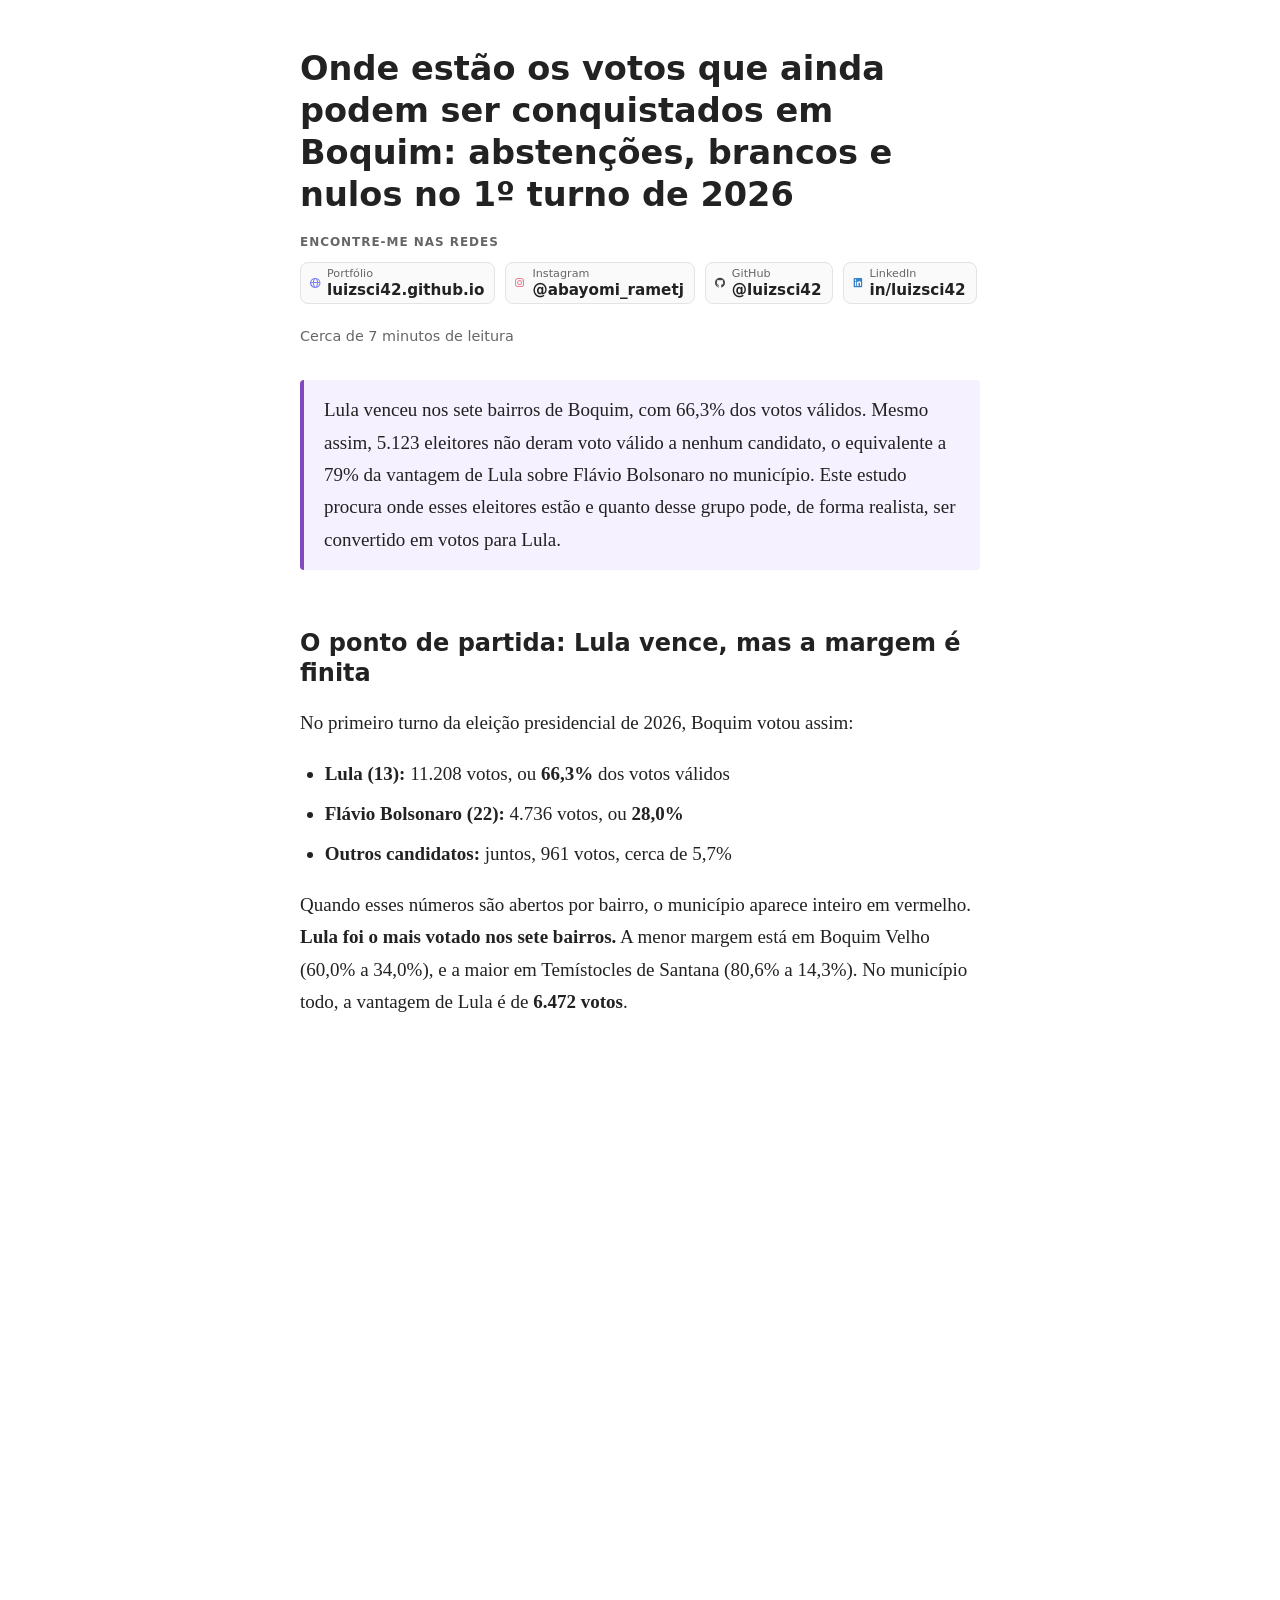
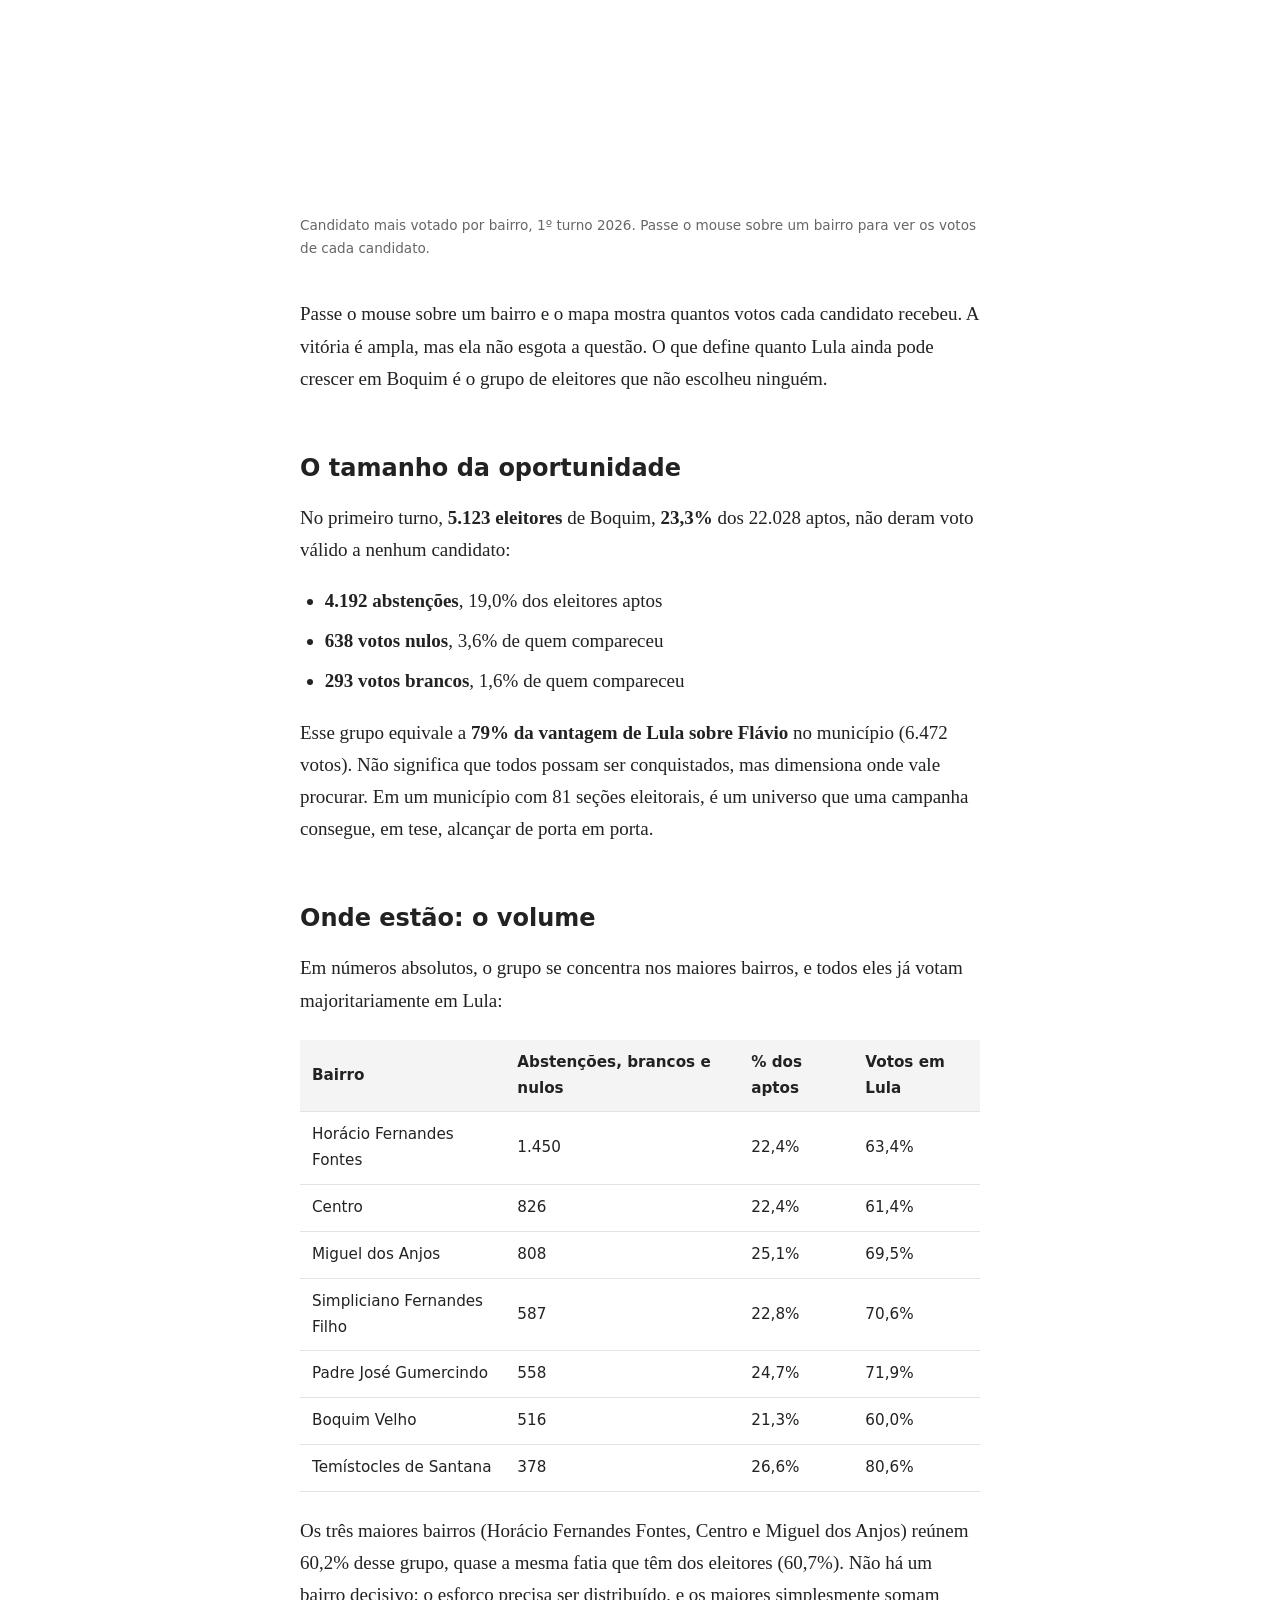
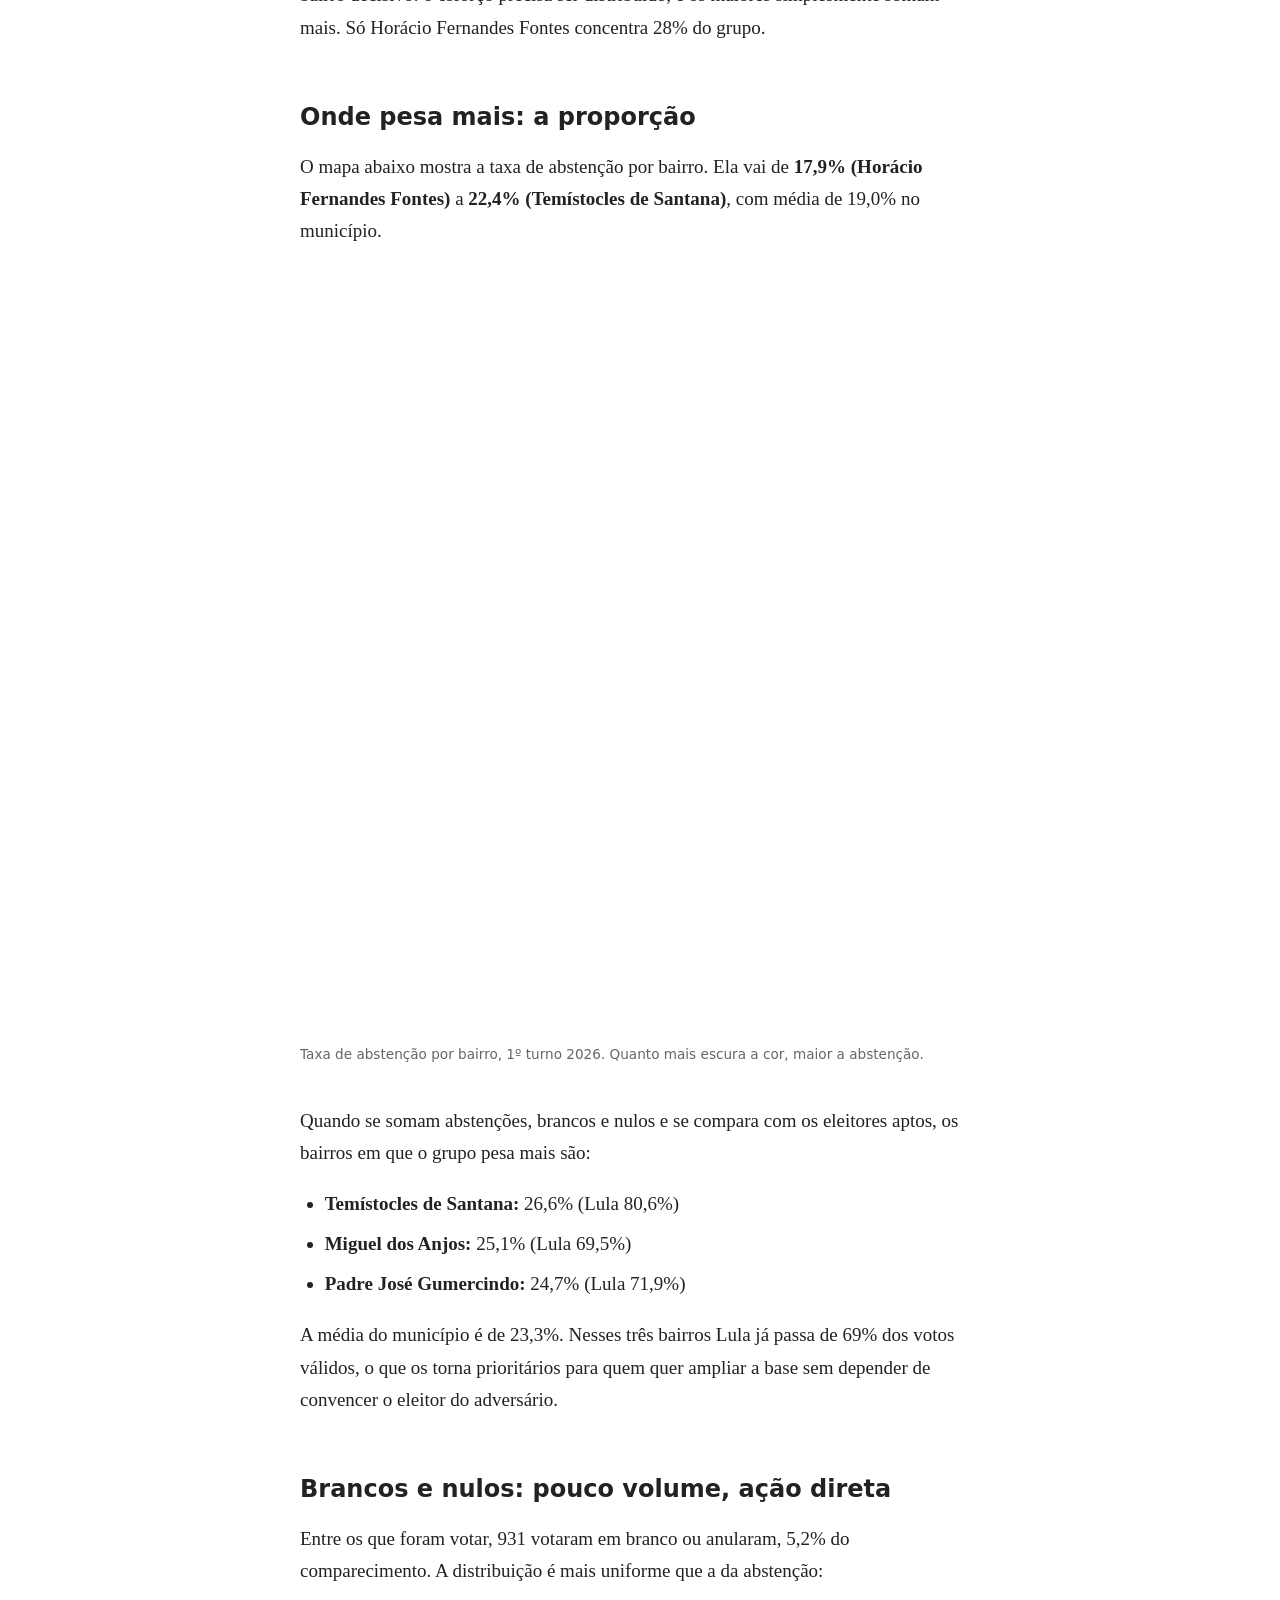
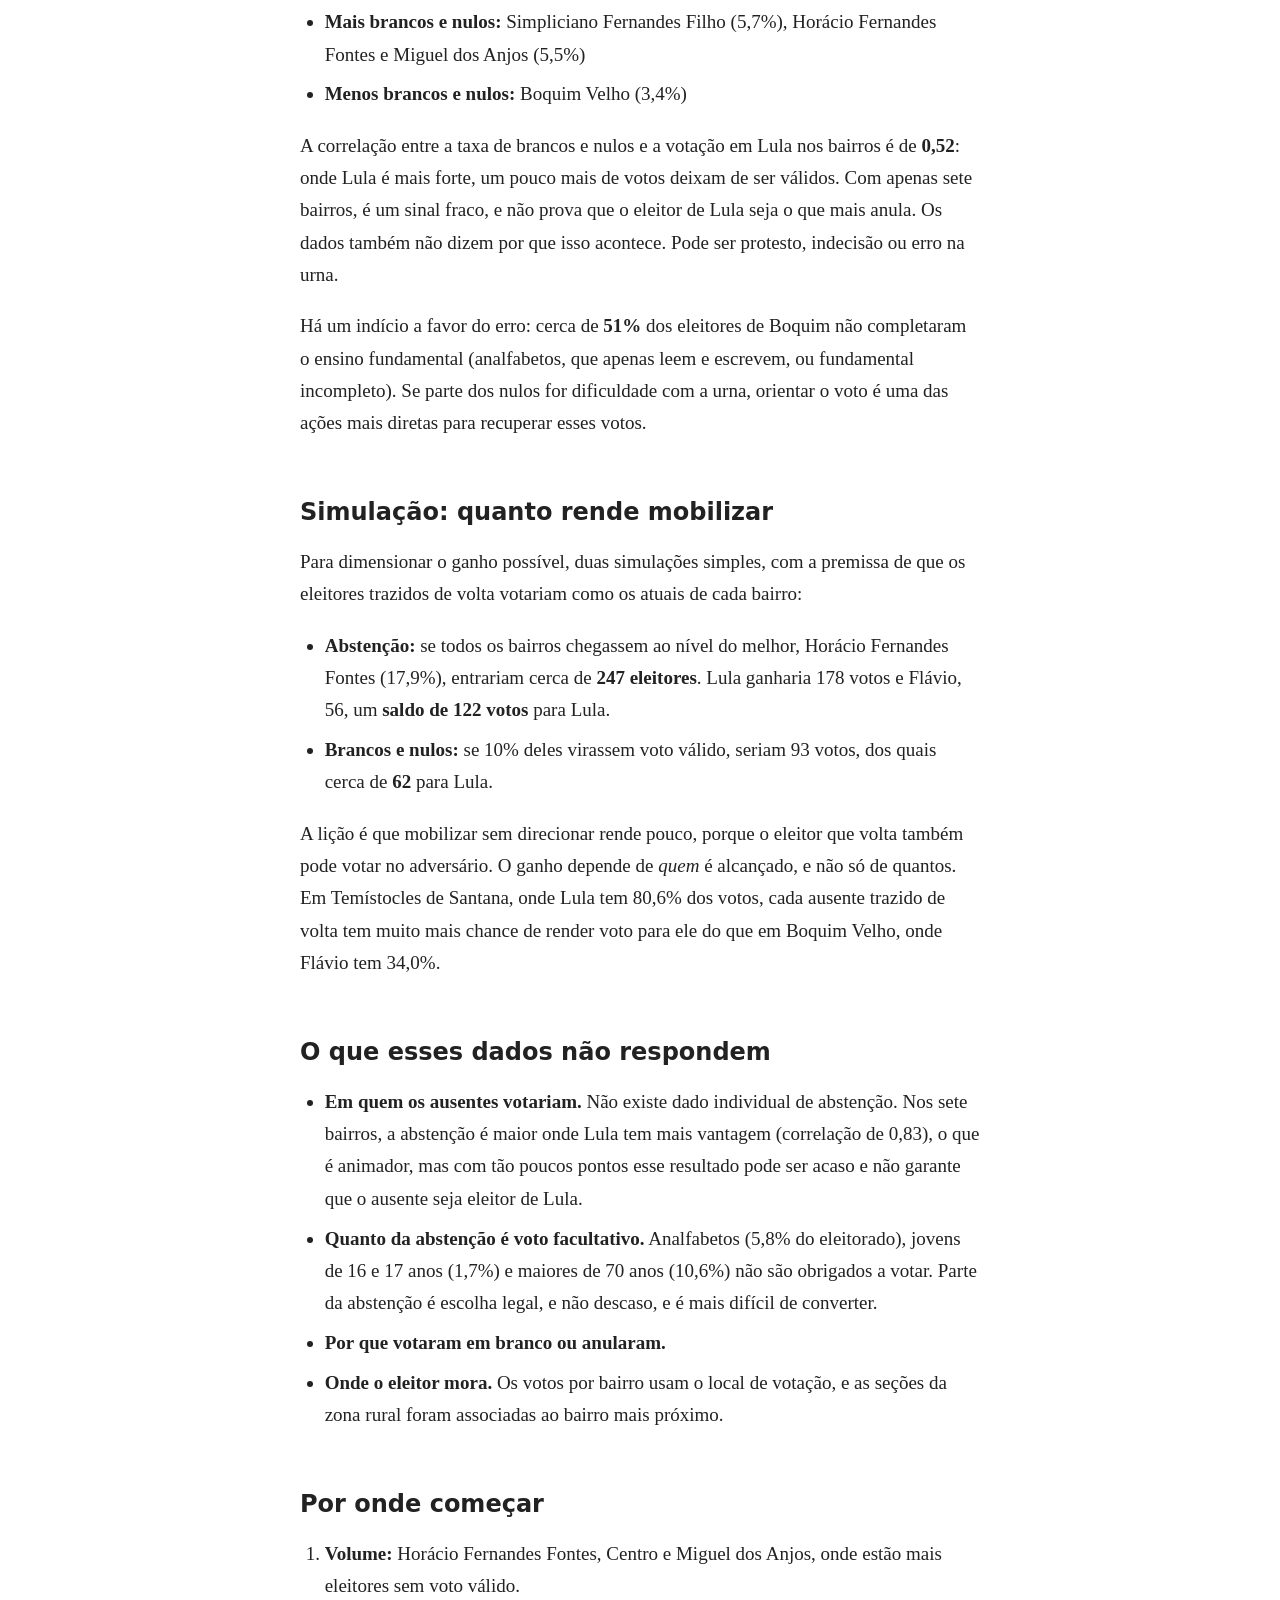
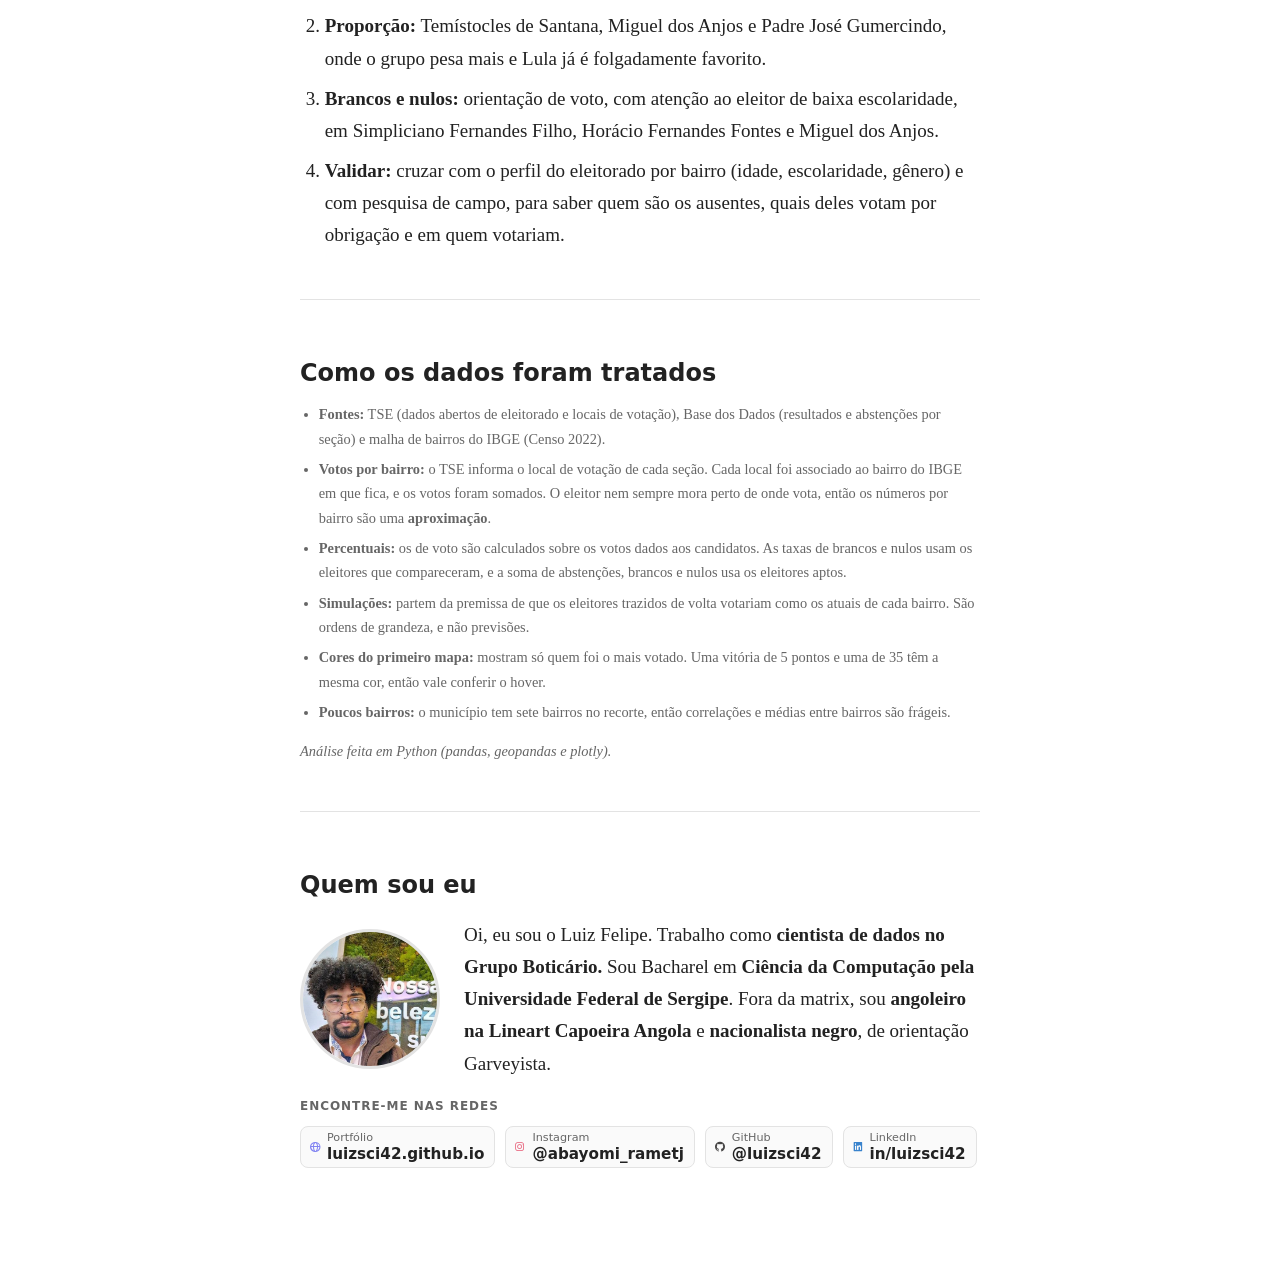
<file: posts/analise_eleicoes_boquim_primeiro_turno.html>
<!DOCTYPE html>
<html lang="pt-BR">
<head>
  <meta charset="UTF-8">
  <meta name="viewport" content="width=device-width, initial-scale=1">
  <title>Onde estão os votos que ainda podem ser conquistados em Boquim</title>
  <link href="https://unpkg.com/boxicons@2.1.4/css/boxicons.min.css" rel="stylesheet">
  <!-- PLOTLYJS:INICIO -->
<script src="https://cdn.plot.ly/plotly-4.1.1.min.js" charset="utf-8"></script>
<!-- PLOTLYJS:FIM -->
  <style>
    :root {
      --texto: #222;
      --suave: #666;
      --destaque: #b3261e;
      --fundo-citacao: #f6f1ff;
      --borda: #e3e3e3;
    }
    * { box-sizing: border-box; }
    body {
      margin: 0;
      background: #fff;
      color: var(--texto);
      font-family: Georgia, "Times New Roman", serif;
      font-size: 19px;
      line-height: 1.7;
    }
    main { max-width: 720px; margin: 0 auto; padding: 48px 20px 80px; }
    h1, h2, h3 { font-family: system-ui, -apple-system, "Segoe UI", Roboto, sans-serif; line-height: 1.25; }
    h1 { font-size: 2.1rem; margin: 0 0 8px; }
    h2 { font-size: 1.5rem; margin: 2.4em 0 0.6em; }
    .meta { color: var(--suave); font-family: system-ui, sans-serif; font-size: 0.9rem; margin-bottom: 32px; }
    .redes { margin: 16px 0 20px; font-family: system-ui, -apple-system, "Segoe UI", Roboto, sans-serif; }
    .redes-titulo { display: block; margin-bottom: 10px; color: var(--suave); font-size: 0.75rem; font-weight: 600; letter-spacing: 0.08em; text-transform: uppercase; }
    .redes-lista { display: flex; flex-wrap: wrap; gap: 10px; }
    .rede { display: flex; align-items: center; gap: 6px; padding: 4px 10px 4px 8px; border: 1px solid var(--borda); border-radius: 8px; background: #fafafa; color: var(--texto); text-decoration: none; line-height: 1.2; transition: border-color .15s, box-shadow .15s, transform .15s; }
    .rede:hover { border-color: var(--cor); box-shadow: 0 2px 8px rgba(0,0,0,.08); transform: translateY(-1px); }
    .rede i, .rede img { flex: none; width: 12px; height: 12px; font-size: 12px; color: var(--cor); opacity: .8; }
    .rede span { display: flex; flex-direction: column; }
    .rede small { color: var(--suave); font-size: 0.7rem; font-weight: 500; }
    .rede strong { font-size: 0.95rem; font-weight: 600; }
    blockquote {
      margin: 1.5em 0;
      padding: 14px 20px;
      background: var(--fundo-citacao);
      border-left: 4px solid #8248bd;
      border-radius: 4px;
    }
    blockquote p { margin: 0; }
    figure { margin: 2em 0; }
    figcaption { color: var(--suave); font-family: system-ui, sans-serif; font-size: 0.85rem; margin-top: 8px; }
    table { width: 100%; border-collapse: collapse; margin: 1.5em 0; font-family: system-ui, sans-serif; font-size: 0.95rem; }
    th, td { padding: 10px 12px; text-align: left; border-bottom: 1px solid var(--borda); }
    th { background: #f4f4f4; }
    ul, ol { padding-left: 1.3em; }
    li { margin-bottom: 0.4em; }
    hr { border: 0; border-top: 1px solid var(--borda); margin: 2.5em 0; }
    .nota { font-size: 0.9rem; color: var(--suave); }
    .autor { display: flex; align-items: center; gap: 24px; margin-top: 1em; }
    .autor img { flex: none; width: 140px; height: 140px; border-radius: 50%; object-fit: cover; border: 3px solid var(--borda); }
    .autor p { margin: 0; }
    @media (max-width: 520px) { .autor { flex-direction: column; text-align: center; } }
  </style>
</head>
<body>
<main>

  <h1>Onde estão os votos que ainda podem ser conquistados em Boquim: abstenções, brancos e nulos no 1º turno de 2026</h1>
  <nav class="redes" aria-label="Redes do autor">
    <span class="redes-titulo">Encontre-me nas redes</span>
    <div class="redes-lista">
      <a class="rede" style="--cor:#6366f1" href="https://luizsci42.github.io/" target="_blank" rel="noopener"><i class='bx bx-globe'></i><span><small>Portfólio</small><strong>luizsci42.github.io</strong></span></a>
      <a class="rede" style="--cor:#e4405f" href="https://www.instagram.com/abayomi_rametj/" target="_blank" rel="noopener"><i class='bx bxl-instagram'></i><span><small>Instagram</small><strong>@abayomi_rametj</strong></span></a>
      <a class="rede" style="--cor:#181717" href="https://github.com/luizsci42" target="_blank" rel="noopener"><i class='bx bxl-github'></i><span><small>GitHub</small><strong>@luizsci42</strong></span></a>
      <a class="rede" style="--cor:#0a66c2" href="https://www.linkedin.com/in/luizsci42" target="_blank" rel="noopener"><i class='bx bxl-linkedin-square'></i><span><small>LinkedIn</small><strong>in/luizsci42</strong></span></a>
      <!-- <a class="rede" style="--cor:#20beff" href="https://www.kaggle.com/luizfelipesouza" target="_blank" rel="noopener"><img src="https://cdn.simpleicons.org/kaggle/20BEFF" alt=""><span><small>Kaggle</small><strong>@luizfelipesouza</strong></span></a> -->
      <!-- <a class="rede" style="--cor:#ffd21e" href="https://huggingface.co/luizsci42" target="_blank" rel="noopener"><img src="https://cdn.simpleicons.org/huggingface/FFD21E" alt=""><span><small>Hugging Face</small><strong>@luizsci42</strong></span></a> -->
    </div>
  </nav>
  <p class="meta">Cerca de 7 minutos de leitura</p>

  <blockquote>
    <p>Lula venceu nos sete bairros de Boquim, com 66,3% dos votos válidos. Mesmo assim, 5.123 eleitores não deram voto válido a nenhum candidato, o equivalente a 79% da vantagem de Lula sobre Flávio Bolsonaro no município. Este estudo procura onde esses eleitores estão e quanto desse grupo pode, de forma realista, ser convertido em votos para Lula.</p>
  </blockquote>

  <h2>O ponto de partida: Lula vence, mas a margem é finita</h2>
  <p>No primeiro turno da eleição presidencial de 2026, Boquim votou assim:</p>
  <ul>
    <li><strong>Lula (13):</strong> 11.208 votos, ou <strong>66,3%</strong> dos votos válidos</li>
    <li><strong>Flávio Bolsonaro (22):</strong> 4.736 votos, ou <strong>28,0%</strong></li>
    <li><strong>Outros candidatos:</strong> juntos, 961 votos, cerca de 5,7%</li>
  </ul>
  <p>Quando esses números são abertos por bairro, o município aparece inteiro em vermelho. <strong>Lula foi o mais votado nos sete bairros.</strong> A menor margem está em Boquim Velho (60,0% a 34,0%), e a maior em Temístocles de Santana (80,6% a 14,3%). No município todo, a vantagem de Lula é de <strong>6.472 votos</strong>.</p>

  <figure>
    <!-- MAPA_VOTOS:INICIO -->
<div style="height:750px; width:100%;">                            <div id="f777c214-2fdb-4a9f-a5f1-169d3bef81df" class="plotly-graph-div" style="height:100%; width:100%;"></div>            <script>                window.PLOTLYENV=window.PLOTLYENV || {};                                if (document.getElementById("f777c214-2fdb-4a9f-a5f1-169d3bef81df")) {                    Plotly.newPlot(                        "f777c214-2fdb-4a9f-a5f1-169d3bef81df",                        [{"colorscale":[[0.0,"red"],[1.0,"red"]],"customdata":[["Lula (13): 1.400 votos\u003cbr\u003eFl\u00e1vio Bolsonaro (22): 471 votos\u003cbr\u003eOutros: 112 votos"],["Lula (13): 1.220 votos\u003cbr\u003eFl\u00e1vio Bolsonaro (22): 399 votos\u003cbr\u003eOutros: 78 votos"],["Lula (13): 839 votos\u003cbr\u003eFl\u00e1vio Bolsonaro (22): 149 votos\u003cbr\u003eOutros: 53 votos"],["Lula (13): 3.176 votos\u003cbr\u003eFl\u00e1vio Bolsonaro (22): 1.518 votos\u003cbr\u003eOutros: 316 votos"],["Lula (13): 1.143 votos\u003cbr\u003eFl\u00e1vio Bolsonaro (22): 648 votos\u003cbr\u003eOutros: 115 votos"],["Lula (13): 1.672 votos\u003cbr\u003eFl\u00e1vio Bolsonaro (22): 613 votos\u003cbr\u003eOutros: 122 votos"],["Lula (13): 1.758 votos\u003cbr\u003eFl\u00e1vio Bolsonaro (22): 938 votos\u003cbr\u003eOutros: 165 votos"]],"geojson":{"type":"FeatureCollection","features":[{"id":"2800670006","type":"Feature","properties":{},"geometry":{"type":"Polygon","coordinates":[[[-37.60734119999995,-11.131947299999979],[-37.60735119999998,-11.13192859999998],[-37.607353399999965,-11.131924499999968],[-37.60735859999994,-11.13191489999997],[-37.60741619999993,-11.131684999999948],[-37.607510899999966,-11.131306699999982],[-37.60760559999994,-11.13092839999996],[-37.606611199999975,-11.128564499999982],[-37.610810699999945,-11.122973699999932],[-37.610763599999984,-11.122945099999981],[-37.61069889999993,-11.122910699999977],[-37.61055229999994,-11.122838599999966],[-37.61045519999993,-11.122793299999955],[-37.610370099999955,-11.122753099999954],[-37.610047099999974,-11.122531799999933],[-37.609393299999965,-11.122616799999946],[-37.60903099999996,-11.122841899999969],[-37.608977799999934,-11.122941999999966],[-37.607100799999955,-11.125963799999965],[-37.60485099999994,-11.122870899999953],[-37.603523999999936,-11.122847999999976],[-37.60318069999994,-11.122842099999957],[-37.60213339999996,-11.125745199999926],[-37.602228099999934,-11.12594009999998],[-37.60236709999998,-11.126225999999974],[-37.60240189999996,-11.126297699999952],[-37.60268039999994,-11.126870699999927],[-37.60344379999998,-11.128441299999963],[-37.60541779999994,-11.132663299999933],[-37.603256999999985,-11.134250699999939],[-37.603247099999976,-11.134257099999957],[-37.603292299999964,-11.134381699999949],[-37.60341059999996,-11.134734599999945],[-37.60383489999998,-11.135999999999967],[-37.60391739999994,-11.135950899999955],[-37.60422339999997,-11.135778199999947],[-37.60460819999997,-11.135644999999954],[-37.604900999999984,-11.135466599999972],[-37.605461799999944,-11.134896799999979],[-37.605970999999954,-11.13445669999993],[-37.606451499999935,-11.133638299999973],[-37.60665239999997,-11.133155899999963],[-37.606984599999976,-11.13263029999996],[-37.60704549999997,-11.132502599999953],[-37.60706319999997,-11.132465399999944],[-37.60726169999998,-11.132095499999934],[-37.60734119999995,-11.131947299999979]]]},"bbox":[-37.610810699999945,-11.135999999999967,-37.60213339999996,-11.122531799999933]},{"id":"2800670004","type":"Feature","properties":{},"geometry":{"type":"Polygon","coordinates":[[[-37.614891899999975,-11.155459099999973],[-37.61490209999994,-11.155469499999981],[-37.61566129999994,-11.156283199999962],[-37.61566409999995,-11.156280799999934],[-37.61877889999994,-11.15636459999996],[-37.62091269999996,-11.154729299999929],[-37.62009509999996,-11.153582699999959],[-37.623186799999985,-11.151604199999952],[-37.62317219999994,-11.151583199999948],[-37.62290439999998,-11.151145499999927],[-37.622815799999955,-11.150973699999952],[-37.62277209999996,-11.150865199999942],[-37.62276009999994,-11.15086599999995],[-37.622581699999955,-11.150903399999947],[-37.62246559999994,-11.150910099999976],[-37.62234479999995,-11.150891299999955],[-37.62180539999997,-11.150589599999932],[-37.621514099999956,-11.150453599999935],[-37.62143279999998,-11.150420699999927],[-37.62140059999996,-11.15041199999996],[-37.62136369999996,-11.150396599999965],[-37.62092099999995,-11.14987229999997],[-37.62084509999994,-11.149935199999959],[-37.62043479999994,-11.150273899999945],[-37.620411399999966,-11.150306899999975],[-37.62004779999995,-11.149909799999932],[-37.62004449999995,-11.149906199999975],[-37.62003169999997,-11.14989289999994],[-37.619980099999964,-11.149839399999962],[-37.619523199999946,-11.149365599999953],[-37.61951589999995,-11.149357599999973],[-37.619164499999954,-11.14897209999998],[-37.61902599999996,-11.148820099999966],[-37.618997899999954,-11.148789499999964],[-37.618879799999945,-11.148660599999971],[-37.61882259999993,-11.14859819999998],[-37.61876259999997,-11.148532799999941],[-37.61876049999995,-11.148530499999936],[-37.61874549999993,-11.148515799999927],[-37.61852609999994,-11.148301299999957],[-37.61854349999993,-11.148323999999945],[-37.61834799999997,-11.14812269999993],[-37.61815259999997,-11.147947599999952],[-37.61807079999994,-11.147869899999932],[-37.61795889999996,-11.147800899999936],[-37.61744259999995,-11.147482899999943],[-37.61736529999996,-11.147420999999952],[-37.617321999999945,-11.14738639999996],[-37.617250199999944,-11.147262099999978],[-37.61713869999994,-11.147091299999943],[-37.61706429999998,-11.146968799999968],[-37.61689949999993,-11.146646399999952],[-37.61682799999994,-11.146261299999935],[-37.616895099999965,-11.145493999999928],[-37.61692869999996,-11.14514239999994],[-37.616874999999936,-11.144781999999964],[-37.61678509999996,-11.144836299999952],[-37.616040699999985,-11.145286699999929],[-37.61604229999995,-11.145302399999935],[-37.61604429999994,-11.145322199999953],[-37.61605399999996,-11.14541829999996],[-37.616067999999984,-11.145556399999975],[-37.61606509999996,-11.145569699999953],[-37.61608669999998,-11.145656799999927],[-37.61619929999995,-11.147005199999967],[-37.61646589999998,-11.147610499999928],[-37.61540379999997,-11.148899899999947],[-37.61496669999997,-11.150080099999968],[-37.61568129999995,-11.153825899999958],[-37.61445969999994,-11.155096699999945],[-37.61488799999995,-11.155463099999963],[-37.614891899999975,-11.155459099999973]]]},"bbox":[-37.623186799999985,-11.15636459999996,-37.61445969999994,-11.144781999999964]},{"id":"2800670009","type":"Feature","properties":{},"geometry":{"type":"Polygon","coordinates":[[[-37.63683179999998,-11.143247799999926],[-37.63679179999997,-11.143209499999955],[-37.63597869999995,-11.14232629999998],[-37.63581179999994,-11.142162399999961],[-37.63587289999998,-11.142145999999968],[-37.63603389999997,-11.142081899999937],[-37.63615459999994,-11.142005899999958],[-37.636983999999984,-11.14124099999998],[-37.63637719999997,-11.140545799999927],[-37.63584389999994,-11.141125399999964],[-37.63471939999994,-11.141328299999941],[-37.63389049999995,-11.141386299999965],[-37.63344989999996,-11.14107329999996],[-37.63328779999995,-11.14042029999996],[-37.63304859999994,-11.14048159999993],[-37.63299699999993,-11.140480099999934],[-37.63289539999994,-11.140477099999941],[-37.632836399999974,-11.140475899999956],[-37.63282239999995,-11.140475599999945],[-37.63278139999994,-11.14055159999998],[-37.632663399999956,-11.140745999999979],[-37.63249149999996,-11.140989899999965],[-37.63232519999997,-11.141125899999963],[-37.63211049999995,-11.14121689999996],[-37.63178009999996,-11.141275299999961],[-37.63145009999994,-11.14086459999993],[-37.63081529999994,-11.141432699999939],[-37.629939999999976,-11.142290599999967],[-37.62799299999995,-11.140375999999947],[-37.62778069999996,-11.140194399999928],[-37.627286099999935,-11.14046049999996],[-37.62704569999994,-11.140635999999972],[-37.62686999999994,-11.140778099999977],[-37.62672769999995,-11.140953299999978],[-37.626205599999935,-11.14138829999996],[-37.62620459999994,-11.141392399999972],[-37.62641009999993,-11.141485799999941],[-37.62649829999998,-11.141540199999952],[-37.62686069999995,-11.141926399999932],[-37.627215999999976,-11.142304099999933],[-37.62731039999994,-11.142446599999971],[-37.62741689999996,-11.142618299999981],[-37.62778569999995,-11.143182099999933],[-37.62805899999995,-11.143591999999956],[-37.62817229999996,-11.143855999999971],[-37.62828769999993,-11.144051399999967],[-37.62838729999993,-11.144200399999932],[-37.628396099999975,-11.144217399999945],[-37.62840649999998,-11.144237399999952],[-37.62869459999996,-11.144623799999977],[-37.62813339999997,-11.14471519999995],[-37.628231599999935,-11.144833799999958],[-37.62825229999993,-11.144857499999944],[-37.62829799999997,-11.14494099999996],[-37.62835419999993,-11.144999499999926],[-37.628408099999945,-11.145051199999955],[-37.628453099999945,-11.145100599999978],[-37.62848909999997,-11.14512979999995],[-37.62854969999995,-11.145183799999927],[-37.62863959999993,-11.14525569999995],[-37.62872059999995,-11.145307399999979],[-37.628848699999935,-11.145361399999956],[-37.629032999999936,-11.145417499999951],[-37.62919479999994,-11.145457999999962],[-37.629430499999955,-11.145498699999962],[-37.62963499999995,-11.145568799999978],[-37.62972709999997,-11.145609599999943],[-37.62980399999998,-11.145660299999975],[-37.62984439999997,-11.145689499999946],[-37.62990729999996,-11.145738999999935],[-37.62997479999996,-11.145799699999941],[-37.63003549999996,-11.145855799999936],[-37.630929099999946,-11.146810999999957],[-37.63101899999998,-11.146909799999946],[-37.63111989999993,-11.147020299999951],[-37.631147399999975,-11.147050499999978],[-37.63119429999995,-11.147101999999961],[-37.63130789999997,-11.147235799999976],[-37.63145209999993,-11.147385699999973],[-37.631570099999976,-11.147485299999971],[-37.63175769999998,-11.147606099999962],[-37.63191029999996,-11.147633199999973],[-37.63192099999998,-11.14764589999993],[-37.63194059999995,-11.14766499999996],[-37.632452099999966,-11.14819319999998],[-37.63411949999994,-11.147434099999941],[-37.63569289999998,-11.150340699999958],[-37.637550499999975,-11.149546599999951],[-37.63701249999997,-11.148195599999951],[-37.638533999999936,-11.14750689999994],[-37.63782709999998,-11.146006299999954],[-37.64095029999993,-11.144550099999947],[-37.640719399999966,-11.143953799999963],[-37.640702999999974,-11.143880999999965],[-37.64070209999994,-11.143826299999944],[-37.64068119999996,-11.143804299999942],[-37.640658299999984,-11.143783499999927],[-37.64026339999998,-11.143267199999968],[-37.640259199999946,-11.143261699999925],[-37.639936999999975,-11.142850199999941],[-37.639851799999974,-11.142756599999927],[-37.63868779999996,-11.142943699999933],[-37.637544799999944,-11.143129099999953],[-37.63713939999997,-11.143205299999977],[-37.63683179999998,-11.143247799999926]]]},"bbox":[-37.64095029999993,-11.150340699999958,-37.62620459999994,-11.140194399999928]},{"id":"2800670008","type":"Feature","properties":{},"geometry":{"type":"Polygon","coordinates":[[[-37.62959009999997,-11.151082599999938],[-37.62973989999995,-11.151507199999969],[-37.63201909999998,-11.149659099999951],[-37.63147989999993,-11.148662099999967],[-37.63243199999994,-11.148211499999945],[-37.632460599999945,-11.14820199999997],[-37.632452099999966,-11.14819319999998],[-37.63194059999995,-11.14766499999996],[-37.63192099999998,-11.14764589999993],[-37.63191029999996,-11.147633199999973],[-37.63175769999998,-11.147606099999962],[-37.631570099999976,-11.147485299999971],[-37.63145209999993,-11.147385699999973],[-37.63130789999997,-11.147235799999976],[-37.63119429999995,-11.147101999999961],[-37.631147399999975,-11.147050499999978],[-37.63111989999993,-11.147020299999951],[-37.63101899999998,-11.146909799999946],[-37.630929099999946,-11.146810999999957],[-37.63003549999996,-11.145855799999936],[-37.62997479999996,-11.145799699999941],[-37.62990729999996,-11.145738999999935],[-37.62984439999997,-11.145689499999946],[-37.62980399999998,-11.145660299999975],[-37.62972709999997,-11.145609599999943],[-37.62963499999995,-11.145568799999978],[-37.629430499999955,-11.145498699999962],[-37.62919479999994,-11.145457999999962],[-37.629032999999936,-11.145417499999951],[-37.628848699999935,-11.145361399999956],[-37.62872059999995,-11.145307399999979],[-37.62863959999993,-11.14525569999995],[-37.62854969999995,-11.145183799999927],[-37.62848909999997,-11.14512979999995],[-37.628453099999945,-11.145100599999978],[-37.628408099999945,-11.145051199999955],[-37.62835419999993,-11.144999499999926],[-37.62829799999997,-11.14494099999996],[-37.62825229999993,-11.144857499999944],[-37.628231599999935,-11.144833799999958],[-37.62813339999997,-11.14471519999995],[-37.62869459999996,-11.144623799999977],[-37.62840649999998,-11.144237399999952],[-37.628396099999975,-11.144217399999945],[-37.62838729999993,-11.144200399999932],[-37.62828769999993,-11.144051399999967],[-37.62817229999996,-11.143855999999971],[-37.62805899999995,-11.143591999999956],[-37.62778569999995,-11.143182099999933],[-37.62741689999996,-11.142618299999981],[-37.62731039999994,-11.142446599999971],[-37.627215999999976,-11.142304099999933],[-37.62686069999995,-11.141926399999932],[-37.62649829999998,-11.141540199999952],[-37.62641009999993,-11.141485799999941],[-37.62620459999994,-11.141392399999972],[-37.625864399999955,-11.14276609999996],[-37.625440699999956,-11.143870799999945],[-37.62551049999996,-11.145015299999955],[-37.62551869999993,-11.145136699999966],[-37.62552999999997,-11.14523209999993],[-37.62559989999994,-11.14542339999997],[-37.625636199999974,-11.14551769999997],[-37.625559099999975,-11.145591599999932],[-37.625310199999944,-11.145836299999928],[-37.624597999999935,-11.146536399999945],[-37.62457929999994,-11.146554999999978],[-37.624575799999946,-11.146557799999925],[-37.62349829999994,-11.147594899999945],[-37.62347909999994,-11.14761249999998],[-37.623352799999964,-11.14772789999995],[-37.623348299999975,-11.147731999999962],[-37.622851999999966,-11.148246699999959],[-37.622432799999956,-11.148568799999964],[-37.62242839999993,-11.148572599999966],[-37.62243829999994,-11.148584299999982],[-37.622586199999944,-11.14875799999993],[-37.62290809999996,-11.149135899999976],[-37.62296199999997,-11.149199199999941],[-37.623022599999956,-11.149302199999966],[-37.62306229999996,-11.149366899999961],[-37.62307599999997,-11.149418399999945],[-37.623072599999944,-11.149469899999929],[-37.62305889999993,-11.149572899999953],[-37.622972999999945,-11.150160099999937],[-37.62292839999998,-11.150482799999963],[-37.62284939999995,-11.150613299999975],[-37.622708399999965,-11.150678699999958],[-37.62273109999995,-11.150760899999966],[-37.62274629999996,-11.150816199999952],[-37.62276009999994,-11.15086599999995],[-37.62277209999996,-11.150865199999942],[-37.622815799999955,-11.150973699999952],[-37.62290439999998,-11.151145499999927],[-37.62317219999994,-11.151583199999948],[-37.623186799999985,-11.151604199999952],[-37.623378299999956,-11.151878499999953],[-37.623680399999955,-11.152234299999975],[-37.62388039999996,-11.152424999999937],[-37.62408249999993,-11.15259009999994],[-37.62425699999994,-11.152720299999942],[-37.624333899999954,-11.152771599999937],[-37.62515529999996,-11.152064799999948],[-37.62395399999997,-11.150832999999977],[-37.62407889999997,-11.149734899999942],[-37.625702399999966,-11.14927659999995],[-37.62695409999998,-11.149330499999962],[-37.628115899999955,-11.151919299999975],[-37.62959009999997,-11.151082599999938]]]},"bbox":[-37.632460599999945,-11.152771599999937,-37.62242839999993,-11.141392399999972]},{"id":"2800670003","type":"Feature","properties":{},"geometry":{"type":"Polygon","coordinates":[[[-37.603178699999944,-11.136743499999966],[-37.603192399999955,-11.136770799999965],[-37.603558299999975,-11.137453499999936],[-37.603565799999956,-11.137466299999971],[-37.608397199999956,-11.145809799999938],[-37.60856709999996,-11.146121899999969],[-37.608654899999976,-11.14607899999993],[-37.608743199999935,-11.146046999999953],[-37.60876469999994,-11.146035199999972],[-37.608776999999975,-11.146044299999971],[-37.60881899999998,-11.14607559999996],[-37.613442599999985,-11.149727599999949],[-37.61347809999995,-11.149755599999935],[-37.61354869999997,-11.149811399999976],[-37.61358389999998,-11.149839199999974],[-37.61363229999995,-11.14987739999998],[-37.61382539999994,-11.150029999999958],[-37.61511619999993,-11.146587499999953],[-37.616067999999984,-11.145556399999975],[-37.61605399999996,-11.14541829999996],[-37.61604429999994,-11.145322199999953],[-37.61604229999995,-11.145302399999935],[-37.616040699999985,-11.145286699999929],[-37.61678509999996,-11.144836299999952],[-37.616874999999936,-11.144781999999964],[-37.616872299999955,-11.14472539999997],[-37.61686819999994,-11.14463969999997],[-37.61690199999998,-11.144393499999978],[-37.61695009999994,-11.144264199999952],[-37.61697149999998,-11.144206599999961],[-37.616979199999946,-11.144185899999968],[-37.617160199999944,-11.14384629999995],[-37.61699939999994,-11.143758099999957],[-37.61689579999995,-11.14370189999994],[-37.61615439999997,-11.143304399999977],[-37.61450599999995,-11.14240289999998],[-37.61411359999994,-11.142124299999978],[-37.61399629999994,-11.142042199999935],[-37.61373979999996,-11.141870199999971],[-37.613405099999966,-11.141629399999943],[-37.61189579999996,-11.140572899999938],[-37.60980799999993,-11.13910199999998],[-37.60961089999995,-11.138967499999978],[-37.60948579999996,-11.138876799999935],[-37.60935129999996,-11.138776699999937],[-37.609235499999954,-11.138704699999948],[-37.60911039999996,-11.138629599999945],[-37.608031299999936,-11.137869499999965],[-37.60608569999994,-11.136508899999967],[-37.60573849999997,-11.136293099999932],[-37.60543819999998,-11.136183599999981],[-37.605140999999946,-11.136114799999973],[-37.60485639999996,-11.136083499999927],[-37.604721799999936,-11.136085399999956],[-37.604637399999945,-11.136086599999942],[-37.604356199999984,-11.13610159999996],[-37.60411269999997,-11.13613319999996],[-37.603904299999954,-11.136159199999952],[-37.60350879999993,-11.13632169999994],[-37.60328709999993,-11.136415299999953],[-37.60307339999997,-11.136575599999958],[-37.603083399999946,-11.13659089999993],[-37.60316499999993,-11.136716099999944],[-37.603178699999944,-11.136743499999966]]]},"bbox":[-37.617160199999944,-11.150029999999958,-37.60307339999997,-11.136083499999927]},{"id":"2800670007","type":"Feature","properties":{},"geometry":{"type":"Polygon","coordinates":[[[-37.60307339999997,-11.136575599999958],[-37.60328709999993,-11.136415299999953],[-37.60357079999994,-11.136216299999944],[-37.60383489999998,-11.135999999999967],[-37.60341059999996,-11.134734599999945],[-37.603292299999964,-11.134381699999949],[-37.603247099999976,-11.134257099999957],[-37.60324119999996,-11.134262899999953],[-37.60322219999995,-11.134281699999974],[-37.603120299999944,-11.134356899999943],[-37.602845799999955,-11.134559199999956],[-37.59525789999998,-11.140510799999959],[-37.595651499999974,-11.141121599999963],[-37.59592829999997,-11.141574999999932],[-37.59597699999995,-11.142250399999966],[-37.59614659999994,-11.143149799999946],[-37.59701169999994,-11.144863499999929],[-37.59756919999995,-11.145018299999947],[-37.59775599999995,-11.145055299999967],[-37.59776649999998,-11.145432699999958],[-37.59782089999993,-11.146230999999943],[-37.59866359999995,-11.146252699999934],[-37.598691299999984,-11.145536899999968],[-37.59877839999996,-11.144954499999926],[-37.59893349999993,-11.144292399999927],[-37.599391399999945,-11.144401199999947],[-37.60108279999997,-11.142810999999938],[-37.601741199999935,-11.141347999999937],[-37.60174929999994,-11.140413299999977],[-37.601495899999975,-11.138914799999952],[-37.60247019999997,-11.138038699999981],[-37.603558299999975,-11.137453499999936],[-37.603192399999955,-11.136770799999965],[-37.603178699999944,-11.136743499999966],[-37.60316499999993,-11.136716099999944],[-37.603083399999946,-11.13659089999993],[-37.60307339999997,-11.136575599999958]]]},"bbox":[-37.60383489999998,-11.146252699999934,-37.59525789999998,-11.134257099999957]},{"id":"2800670001","type":"Feature","properties":{},"geometry":{"type":"Polygon","coordinates":[[[-37.623348299999975,-11.147731999999962],[-37.623352799999964,-11.14772789999995],[-37.62347909999994,-11.14761249999998],[-37.62349829999994,-11.147594899999945],[-37.624575799999946,-11.146557799999925],[-37.62457929999994,-11.146554999999978],[-37.624597999999935,-11.146536399999945],[-37.625310199999944,-11.145836299999928],[-37.625559099999975,-11.145591599999932],[-37.625636199999974,-11.14551769999997],[-37.62559989999994,-11.14542339999997],[-37.62552999999997,-11.14523209999993],[-37.62551869999993,-11.145136699999966],[-37.62505719999996,-11.145211699999948],[-37.62450689999997,-11.145299499999965],[-37.624163099999976,-11.14535369999993],[-37.62394629999994,-11.145368599999927],[-37.62365019999993,-11.145363999999972],[-37.623447399999975,-11.14534059999994],[-37.62336239999996,-11.14532749999995],[-37.62325679999998,-11.145306999999946],[-37.62319699999995,-11.145301399999937],[-37.62314189999995,-11.145291099999952],[-37.62164149999995,-11.145051799999976],[-37.61939259999997,-11.14470259999996],[-37.61872239999997,-11.14457479999993],[-37.618388799999934,-11.14446049999998],[-37.618306099999984,-11.14442779999996],[-37.61823149999998,-11.14439219999997],[-37.61787999999996,-11.144211299999938],[-37.61721709999995,-11.143875499999979],[-37.617174499999976,-11.143853599999943],[-37.617160199999944,-11.14384629999995],[-37.616979199999946,-11.144185899999968],[-37.61697149999998,-11.144206599999961],[-37.61695009999994,-11.144264199999952],[-37.61690199999998,-11.144393499999978],[-37.61686819999994,-11.14463969999997],[-37.616872299999955,-11.14472539999997],[-37.616874999999936,-11.144781999999964],[-37.61692869999996,-11.14514239999994],[-37.616895099999965,-11.145493999999928],[-37.61682799999994,-11.146261299999935],[-37.61689949999993,-11.146646399999952],[-37.61706429999998,-11.146968799999968],[-37.61713869999994,-11.147091299999943],[-37.617250199999944,-11.147262099999978],[-37.617321999999945,-11.14738639999996],[-37.61736529999996,-11.147420999999952],[-37.61744259999995,-11.147482899999943],[-37.61795889999996,-11.147800899999936],[-37.61807079999994,-11.147869899999932],[-37.61815259999997,-11.147947599999952],[-37.61834799999997,-11.14812269999993],[-37.61854349999993,-11.148323999999945],[-37.61852609999994,-11.148301299999957],[-37.61874549999993,-11.148515799999927],[-37.61876049999995,-11.148530499999936],[-37.61876259999997,-11.148532799999941],[-37.61882259999993,-11.14859819999998],[-37.618879799999945,-11.148660599999971],[-37.618997899999954,-11.148789499999964],[-37.61902599999996,-11.148820099999966],[-37.619164499999954,-11.14897209999998],[-37.61951589999995,-11.149357599999973],[-37.619523199999946,-11.149365599999953],[-37.619980099999964,-11.149839399999962],[-37.62003169999997,-11.14989289999994],[-37.62004449999995,-11.149906199999975],[-37.62004779999995,-11.149909799999932],[-37.620411399999966,-11.150306899999975],[-37.62043479999994,-11.150273899999945],[-37.62084509999994,-11.149935199999959],[-37.62092099999995,-11.14987229999997],[-37.62136369999996,-11.150396599999965],[-37.62140059999996,-11.15041199999996],[-37.62143279999998,-11.150420699999927],[-37.621514099999956,-11.150453599999935],[-37.62180539999997,-11.150589599999932],[-37.62234479999995,-11.150891299999955],[-37.62246559999994,-11.150910099999976],[-37.622581699999955,-11.150903399999947],[-37.62276009999994,-11.15086599999995],[-37.62274629999996,-11.150816199999952],[-37.62273109999995,-11.150760899999966],[-37.622708399999965,-11.150678699999958],[-37.62284939999995,-11.150613299999975],[-37.62292839999998,-11.150482799999963],[-37.622972999999945,-11.150160099999937],[-37.62305889999993,-11.149572899999953],[-37.623072599999944,-11.149469899999929],[-37.62307599999997,-11.149418399999945],[-37.62306229999996,-11.149366899999961],[-37.623022599999956,-11.149302199999966],[-37.62296199999997,-11.149199199999941],[-37.62290809999996,-11.149135899999976],[-37.622586199999944,-11.14875799999993],[-37.62243829999994,-11.148584299999982],[-37.62242839999993,-11.148572599999966],[-37.622432799999956,-11.148568799999964],[-37.622851999999966,-11.148246699999959],[-37.623348299999975,-11.147731999999962]]]},"bbox":[-37.625636199999974,-11.150910099999976,-37.61682799999994,-11.14384629999995]}],"bbox":[-37.64095029999993,-11.15636459999996,-37.59525789999998,-11.122531799999933]},"hovertemplate":"\u003cb\u003e%{hovertext}\u003c\u002fb\u003e\u003cbr\u003e\u003cbr\u003e%{customdata[0]}\u003cextra\u003e\u003c\u002fextra\u003e","hovertext":["Simpliciano Fernandes Filho","Padre Jos\u00e9 Gumercindo","Tem\u00edstocles de Santana","Hor\u00e1cio Fernandes Fontes","Boquim Velho","Miguel dos Anjos","Centro"],"locations":["2800670006","2800670004","2800670009","2800670008","2800670003","2800670007","2800670001"],"marker":{"opacity":0.6},"name":"Lula (13)","showlegend":true,"showscale":false,"subplot":"map","z":[1,1,1,1,1,1,1],"type":"choroplethmap"}],                        {"template":{"data":{"histogram2dcontour":[{"type":"histogram2dcontour","colorbar":{"outlinewidth":0,"ticks":""},"colorscale":[[0.0,"#0d0887"],[0.1111111111111111,"#46039f"],[0.2222222222222222,"#7201a8"],[0.3333333333333333,"#9c179e"],[0.4444444444444444,"#bd3786"],[0.5555555555555556,"#d8576b"],[0.6666666666666666,"#ed7953"],[0.7777777777777778,"#fb9f3a"],[0.8888888888888888,"#fdca26"],[1.0,"#f0f921"]]}],"choropleth":[{"type":"choropleth","colorbar":{"outlinewidth":0,"ticks":""}}],"histogram2d":[{"type":"histogram2d","colorbar":{"outlinewidth":0,"ticks":""},"colorscale":[[0.0,"#0d0887"],[0.1111111111111111,"#46039f"],[0.2222222222222222,"#7201a8"],[0.3333333333333333,"#9c179e"],[0.4444444444444444,"#bd3786"],[0.5555555555555556,"#d8576b"],[0.6666666666666666,"#ed7953"],[0.7777777777777778,"#fb9f3a"],[0.8888888888888888,"#fdca26"],[1.0,"#f0f921"]]}],"heatmap":[{"type":"heatmap","colorbar":{"outlinewidth":0,"ticks":""},"colorscale":[[0.0,"#0d0887"],[0.1111111111111111,"#46039f"],[0.2222222222222222,"#7201a8"],[0.3333333333333333,"#9c179e"],[0.4444444444444444,"#bd3786"],[0.5555555555555556,"#d8576b"],[0.6666666666666666,"#ed7953"],[0.7777777777777778,"#fb9f3a"],[0.8888888888888888,"#fdca26"],[1.0,"#f0f921"]]}],"contourcarpet":[{"type":"contourcarpet","colorbar":{"outlinewidth":0,"ticks":""}}],"contour":[{"type":"contour","colorbar":{"outlinewidth":0,"ticks":""},"colorscale":[[0.0,"#0d0887"],[0.1111111111111111,"#46039f"],[0.2222222222222222,"#7201a8"],[0.3333333333333333,"#9c179e"],[0.4444444444444444,"#bd3786"],[0.5555555555555556,"#d8576b"],[0.6666666666666666,"#ed7953"],[0.7777777777777778,"#fb9f3a"],[0.8888888888888888,"#fdca26"],[1.0,"#f0f921"]]}],"surface":[{"type":"surface","colorbar":{"outlinewidth":0,"ticks":""},"colorscale":[[0.0,"#0d0887"],[0.1111111111111111,"#46039f"],[0.2222222222222222,"#7201a8"],[0.3333333333333333,"#9c179e"],[0.4444444444444444,"#bd3786"],[0.5555555555555556,"#d8576b"],[0.6666666666666666,"#ed7953"],[0.7777777777777778,"#fb9f3a"],[0.8888888888888888,"#fdca26"],[1.0,"#f0f921"]]}],"mesh3d":[{"type":"mesh3d","colorbar":{"outlinewidth":0,"ticks":""}}],"scatter":[{"fillpattern":{"fillmode":"overlay","size":10,"solidity":0.2},"type":"scatter"}],"parcoords":[{"type":"parcoords","line":{"colorbar":{"outlinewidth":0,"ticks":""}}}],"scatterpolargl":[{"type":"scatterpolargl","marker":{"colorbar":{"outlinewidth":0,"ticks":""}}}],"bar":[{"error_x":{"color":"#2a3f5f"},"error_y":{"color":"#2a3f5f"},"marker":{"line":{"color":"#E5ECF6","width":0.5},"pattern":{"fillmode":"overlay","size":10,"solidity":0.2}},"type":"bar"}],"scattergeo":[{"type":"scattergeo","marker":{"colorbar":{"outlinewidth":0,"ticks":""}}}],"scatterpolar":[{"type":"scatterpolar","marker":{"colorbar":{"outlinewidth":0,"ticks":""}}}],"histogram":[{"marker":{"pattern":{"fillmode":"overlay","size":10,"solidity":0.2}},"type":"histogram"}],"scattergl":[{"type":"scattergl","marker":{"colorbar":{"outlinewidth":0,"ticks":""}}}],"scatter3d":[{"type":"scatter3d","line":{"colorbar":{"outlinewidth":0,"ticks":""}},"marker":{"colorbar":{"outlinewidth":0,"ticks":""}}}],"scattermap":[{"type":"scattermap","marker":{"colorbar":{"outlinewidth":0,"ticks":""}}}],"scatterternary":[{"type":"scatterternary","marker":{"colorbar":{"outlinewidth":0,"ticks":""}}}],"scattercarpet":[{"type":"scattercarpet","marker":{"colorbar":{"outlinewidth":0,"ticks":""}}}],"carpet":[{"aaxis":{"endlinecolor":"#2a3f5f","gridcolor":"white","linecolor":"white","minorgridcolor":"white","startlinecolor":"#2a3f5f"},"baxis":{"endlinecolor":"#2a3f5f","gridcolor":"white","linecolor":"white","minorgridcolor":"white","startlinecolor":"#2a3f5f"},"type":"carpet"}],"table":[{"cells":{"fill":{"color":"#EBF0F8"},"line":{"color":"white"}},"header":{"fill":{"color":"#C8D4E3"},"line":{"color":"white"}},"type":"table"}],"barpolar":[{"marker":{"line":{"color":"#E5ECF6","width":0.5},"pattern":{"fillmode":"overlay","size":10,"solidity":0.2}},"type":"barpolar"}],"pie":[{"automargin":true,"type":"pie"}]},"layout":{"autotypenumbers":"strict","colorway":["#636efa","#EF553B","#00cc96","#ab63fa","#FFA15A","#19d3f3","#FF6692","#B6E880","#FF97FF","#FECB52"],"font":{"color":"#2a3f5f"},"hovermode":"closest","hoverlabel":{"align":"left"},"paper_bgcolor":"white","plot_bgcolor":"#E5ECF6","polar":{"bgcolor":"#E5ECF6","angularaxis":{"gridcolor":"white","linecolor":"white","ticks":""},"radialaxis":{"gridcolor":"white","linecolor":"white","ticks":""}},"ternary":{"bgcolor":"#E5ECF6","aaxis":{"gridcolor":"white","linecolor":"white","ticks":""},"baxis":{"gridcolor":"white","linecolor":"white","ticks":""},"caxis":{"gridcolor":"white","linecolor":"white","ticks":""}},"coloraxis":{"colorbar":{"outlinewidth":0,"ticks":""}},"colorscale":{"sequential":[[0.0,"#0d0887"],[0.1111111111111111,"#46039f"],[0.2222222222222222,"#7201a8"],[0.3333333333333333,"#9c179e"],[0.4444444444444444,"#bd3786"],[0.5555555555555556,"#d8576b"],[0.6666666666666666,"#ed7953"],[0.7777777777777778,"#fb9f3a"],[0.8888888888888888,"#fdca26"],[1.0,"#f0f921"]],"sequentialminus":[[0.0,"#0d0887"],[0.1111111111111111,"#46039f"],[0.2222222222222222,"#7201a8"],[0.3333333333333333,"#9c179e"],[0.4444444444444444,"#bd3786"],[0.5555555555555556,"#d8576b"],[0.6666666666666666,"#ed7953"],[0.7777777777777778,"#fb9f3a"],[0.8888888888888888,"#fdca26"],[1.0,"#f0f921"]],"diverging":[[0,"#8e0152"],[0.1,"#c51b7d"],[0.2,"#de77ae"],[0.3,"#f1b6da"],[0.4,"#fde0ef"],[0.5,"#f7f7f7"],[0.6,"#e6f5d0"],[0.7,"#b8e186"],[0.8,"#7fbc41"],[0.9,"#4d9221"],[1,"#276419"]]},"xaxis":{"gridcolor":"white","linecolor":"white","ticks":"","title":{"standoff":15},"zerolinecolor":"white","automargin":true,"zerolinewidth":2},"yaxis":{"gridcolor":"white","linecolor":"white","ticks":"","title":{"standoff":15},"zerolinecolor":"white","automargin":true,"zerolinewidth":2},"scene":{"xaxis":{"backgroundcolor":"#E5ECF6","gridcolor":"white","linecolor":"white","showbackground":true,"ticks":"","zerolinecolor":"white","gridwidth":2},"yaxis":{"backgroundcolor":"#E5ECF6","gridcolor":"white","linecolor":"white","showbackground":true,"ticks":"","zerolinecolor":"white","gridwidth":2},"zaxis":{"backgroundcolor":"#E5ECF6","gridcolor":"white","linecolor":"white","showbackground":true,"ticks":"","zerolinecolor":"white","gridwidth":2}},"shapedefaults":{"line":{"color":"#2a3f5f"}},"annotationdefaults":{"arrowcolor":"#2a3f5f","arrowhead":0,"arrowwidth":1},"geo":{"bgcolor":"white","landcolor":"#E5ECF6","subunitcolor":"white","showland":true,"showlakes":true,"lakecolor":"white"},"title":{"x":0.05}}},"map":{"domain":{"x":[0.0,1.0],"y":[0.0,1.0]},"center":{"lat":-11.129630306666668,"lon":-37.60694790666666},"zoom":13,"style":"carto-positron"},"legend":{"title":{"text":"Mais votado"},"tracegroupgap":0},"title":{"text":"Presidente - votos por bairro (Boquim)"},"height":750},                        {"responsive": true}                    )                };            </script>        </div>
<!-- MAPA_VOTOS:FIM -->
    <figcaption>Candidato mais votado por bairro, 1º turno 2026. Passe o mouse sobre um bairro para ver os votos de cada candidato.</figcaption>
  </figure>

  <p>Passe o mouse sobre um bairro e o mapa mostra quantos votos cada candidato recebeu. A vitória é ampla, mas ela não esgota a questão. O que define quanto Lula ainda pode crescer em Boquim é o grupo de eleitores que não escolheu ninguém.</p>

  <h2>O tamanho da oportunidade</h2>
  <p>No primeiro turno, <strong>5.123 eleitores</strong> de Boquim, <strong>23,3%</strong> dos 22.028 aptos, não deram voto válido a nenhum candidato:</p>
  <ul>
    <li><strong>4.192 abstenções</strong>, 19,0% dos eleitores aptos</li>
    <li><strong>638 votos nulos</strong>, 3,6% de quem compareceu</li>
    <li><strong>293 votos brancos</strong>, 1,6% de quem compareceu</li>
  </ul>
  <p>Esse grupo equivale a <strong>79% da vantagem de Lula sobre Flávio</strong> no município (6.472 votos). Não significa que todos possam ser conquistados, mas dimensiona onde vale procurar. Em um município com 81 seções eleitorais, é um universo que uma campanha consegue, em tese, alcançar de porta em porta.</p>

  <h2>Onde estão: o volume</h2>
  <p>Em números absolutos, o grupo se concentra nos maiores bairros, e todos eles já votam majoritariamente em Lula:</p>
  <table>
    <thead>
      <tr><th>Bairro</th><th>Abstenções, brancos e nulos</th><th>% dos aptos</th><th>Votos em Lula</th></tr>
    </thead>
    <tbody>
      <tr><td>Horácio Fernandes Fontes</td><td>1.450</td><td>22,4%</td><td>63,4%</td></tr>
      <tr><td>Centro</td><td>826</td><td>22,4%</td><td>61,4%</td></tr>
      <tr><td>Miguel dos Anjos</td><td>808</td><td>25,1%</td><td>69,5%</td></tr>
      <tr><td>Simpliciano Fernandes Filho</td><td>587</td><td>22,8%</td><td>70,6%</td></tr>
      <tr><td>Padre José Gumercindo</td><td>558</td><td>24,7%</td><td>71,9%</td></tr>
      <tr><td>Boquim Velho</td><td>516</td><td>21,3%</td><td>60,0%</td></tr>
      <tr><td>Temístocles de Santana</td><td>378</td><td>26,6%</td><td>80,6%</td></tr>
    </tbody>
  </table>
  <p>Os três maiores bairros (Horácio Fernandes Fontes, Centro e Miguel dos Anjos) reúnem 60,2% desse grupo, quase a mesma fatia que têm dos eleitores (60,7%). Não há um bairro decisivo: o esforço precisa ser distribuído, e os maiores simplesmente somam mais. Só Horácio Fernandes Fontes concentra 28% do grupo.</p>

  <h2>Onde pesa mais: a proporção</h2>
  <p>O mapa abaixo mostra a taxa de abstenção por bairro. Ela vai de <strong>17,9% (Horácio Fernandes Fontes)</strong> a <strong>22,4% (Temístocles de Santana)</strong>, com média de 19,0% no município.</p>

  <figure>
    <!-- MAPA_ABSTENCAO:INICIO -->
<div style="height:750px; width:100%;">                            <div id="e4ab36be-71f9-459e-841f-a045b9371158" class="plotly-graph-div" style="height:100%; width:100%;"></div>            <script>                window.PLOTLYENV=window.PLOTLYENV || {};                                if (document.getElementById("e4ab36be-71f9-459e-841f-a045b9371158")) {                    Plotly.newPlot(                        "e4ab36be-71f9-459e-841f-a045b9371158",                        [{"coloraxis":"coloraxis","customdata":[["Absten\u00e7\u00f5es: 467\u003cbr\u003eTaxa de absten\u00e7\u00e3o: 18,2%\u003cbr\u003eVotos brancos: 49\u003cbr\u003eVotos nulos: 71\u003cbr\u003e\u003cbr\u003eLula (13): 1.400 votos\u003cbr\u003eFl\u00e1vio Bolsonaro (22): 471 votos\u003cbr\u003eOutros: 112 votos"],["Absten\u00e7\u00f5es: 466\u003cbr\u003eTaxa de absten\u00e7\u00e3o: 20,7%\u003cbr\u003eVotos brancos: 30\u003cbr\u003eVotos nulos: 62\u003cbr\u003e\u003cbr\u003eLula (13): 1.220 votos\u003cbr\u003eFl\u00e1vio Bolsonaro (22): 399 votos\u003cbr\u003eOutros: 78 votos"],["Absten\u00e7\u00f5es: 318\u003cbr\u003eTaxa de absten\u00e7\u00e3o: 22,4%\u003cbr\u003eVotos brancos: 16\u003cbr\u003eVotos nulos: 44\u003cbr\u003e\u003cbr\u003eLula (13): 839 votos\u003cbr\u003eFl\u00e1vio Bolsonaro (22): 149 votos\u003cbr\u003eOutros: 53 votos"],["Absten\u00e7\u00f5es: 1.157\u003cbr\u003eTaxa de absten\u00e7\u00e3o: 17,9%\u003cbr\u003eVotos brancos: 86\u003cbr\u003eVotos nulos: 207\u003cbr\u003e\u003cbr\u003eLula (13): 3.176 votos\u003cbr\u003eFl\u00e1vio Bolsonaro (22): 1.518 votos\u003cbr\u003eOutros: 316 votos"],["Absten\u00e7\u00f5es: 448\u003cbr\u003eTaxa de absten\u00e7\u00e3o: 18,5%\u003cbr\u003eVotos brancos: 21\u003cbr\u003eVotos nulos: 47\u003cbr\u003e\u003cbr\u003eLula (13): 1.143 votos\u003cbr\u003eFl\u00e1vio Bolsonaro (22): 648 votos\u003cbr\u003eOutros: 115 votos"],["Absten\u00e7\u00f5es: 667\u003cbr\u003eTaxa de absten\u00e7\u00e3o: 20,7%\u003cbr\u003eVotos brancos: 49\u003cbr\u003eVotos nulos: 92\u003cbr\u003e\u003cbr\u003eLula (13): 1.672 votos\u003cbr\u003eFl\u00e1vio Bolsonaro (22): 613 votos\u003cbr\u003eOutros: 122 votos"],["Absten\u00e7\u00f5es: 669\u003cbr\u003eTaxa de absten\u00e7\u00e3o: 18,1%\u003cbr\u003eVotos brancos: 42\u003cbr\u003eVotos nulos: 115\u003cbr\u003e\u003cbr\u003eLula (13): 1.758 votos\u003cbr\u003eFl\u00e1vio Bolsonaro (22): 938 votos\u003cbr\u003eOutros: 165 votos"]],"geojson":{"type":"FeatureCollection","features":[{"id":"2800670006","type":"Feature","properties":{},"geometry":{"type":"Polygon","coordinates":[[[-37.60734119999995,-11.131947299999979],[-37.60735119999998,-11.13192859999998],[-37.607353399999965,-11.131924499999968],[-37.60735859999994,-11.13191489999997],[-37.60741619999993,-11.131684999999948],[-37.607510899999966,-11.131306699999982],[-37.60760559999994,-11.13092839999996],[-37.606611199999975,-11.128564499999982],[-37.610810699999945,-11.122973699999932],[-37.610763599999984,-11.122945099999981],[-37.61069889999993,-11.122910699999977],[-37.61055229999994,-11.122838599999966],[-37.61045519999993,-11.122793299999955],[-37.610370099999955,-11.122753099999954],[-37.610047099999974,-11.122531799999933],[-37.609393299999965,-11.122616799999946],[-37.60903099999996,-11.122841899999969],[-37.608977799999934,-11.122941999999966],[-37.607100799999955,-11.125963799999965],[-37.60485099999994,-11.122870899999953],[-37.603523999999936,-11.122847999999976],[-37.60318069999994,-11.122842099999957],[-37.60213339999996,-11.125745199999926],[-37.602228099999934,-11.12594009999998],[-37.60236709999998,-11.126225999999974],[-37.60240189999996,-11.126297699999952],[-37.60268039999994,-11.126870699999927],[-37.60344379999998,-11.128441299999963],[-37.60541779999994,-11.132663299999933],[-37.603256999999985,-11.134250699999939],[-37.603247099999976,-11.134257099999957],[-37.603292299999964,-11.134381699999949],[-37.60341059999996,-11.134734599999945],[-37.60383489999998,-11.135999999999967],[-37.60391739999994,-11.135950899999955],[-37.60422339999997,-11.135778199999947],[-37.60460819999997,-11.135644999999954],[-37.604900999999984,-11.135466599999972],[-37.605461799999944,-11.134896799999979],[-37.605970999999954,-11.13445669999993],[-37.606451499999935,-11.133638299999973],[-37.60665239999997,-11.133155899999963],[-37.606984599999976,-11.13263029999996],[-37.60704549999997,-11.132502599999953],[-37.60706319999997,-11.132465399999944],[-37.60726169999998,-11.132095499999934],[-37.60734119999995,-11.131947299999979]]]},"bbox":[-37.610810699999945,-11.135999999999967,-37.60213339999996,-11.122531799999933]},{"id":"2800670004","type":"Feature","properties":{},"geometry":{"type":"Polygon","coordinates":[[[-37.614891899999975,-11.155459099999973],[-37.61490209999994,-11.155469499999981],[-37.61566129999994,-11.156283199999962],[-37.61566409999995,-11.156280799999934],[-37.61877889999994,-11.15636459999996],[-37.62091269999996,-11.154729299999929],[-37.62009509999996,-11.153582699999959],[-37.623186799999985,-11.151604199999952],[-37.62317219999994,-11.151583199999948],[-37.62290439999998,-11.151145499999927],[-37.622815799999955,-11.150973699999952],[-37.62277209999996,-11.150865199999942],[-37.62276009999994,-11.15086599999995],[-37.622581699999955,-11.150903399999947],[-37.62246559999994,-11.150910099999976],[-37.62234479999995,-11.150891299999955],[-37.62180539999997,-11.150589599999932],[-37.621514099999956,-11.150453599999935],[-37.62143279999998,-11.150420699999927],[-37.62140059999996,-11.15041199999996],[-37.62136369999996,-11.150396599999965],[-37.62092099999995,-11.14987229999997],[-37.62084509999994,-11.149935199999959],[-37.62043479999994,-11.150273899999945],[-37.620411399999966,-11.150306899999975],[-37.62004779999995,-11.149909799999932],[-37.62004449999995,-11.149906199999975],[-37.62003169999997,-11.14989289999994],[-37.619980099999964,-11.149839399999962],[-37.619523199999946,-11.149365599999953],[-37.61951589999995,-11.149357599999973],[-37.619164499999954,-11.14897209999998],[-37.61902599999996,-11.148820099999966],[-37.618997899999954,-11.148789499999964],[-37.618879799999945,-11.148660599999971],[-37.61882259999993,-11.14859819999998],[-37.61876259999997,-11.148532799999941],[-37.61876049999995,-11.148530499999936],[-37.61874549999993,-11.148515799999927],[-37.61852609999994,-11.148301299999957],[-37.61854349999993,-11.148323999999945],[-37.61834799999997,-11.14812269999993],[-37.61815259999997,-11.147947599999952],[-37.61807079999994,-11.147869899999932],[-37.61795889999996,-11.147800899999936],[-37.61744259999995,-11.147482899999943],[-37.61736529999996,-11.147420999999952],[-37.617321999999945,-11.14738639999996],[-37.617250199999944,-11.147262099999978],[-37.61713869999994,-11.147091299999943],[-37.61706429999998,-11.146968799999968],[-37.61689949999993,-11.146646399999952],[-37.61682799999994,-11.146261299999935],[-37.616895099999965,-11.145493999999928],[-37.61692869999996,-11.14514239999994],[-37.616874999999936,-11.144781999999964],[-37.61678509999996,-11.144836299999952],[-37.616040699999985,-11.145286699999929],[-37.61604229999995,-11.145302399999935],[-37.61604429999994,-11.145322199999953],[-37.61605399999996,-11.14541829999996],[-37.616067999999984,-11.145556399999975],[-37.61606509999996,-11.145569699999953],[-37.61608669999998,-11.145656799999927],[-37.61619929999995,-11.147005199999967],[-37.61646589999998,-11.147610499999928],[-37.61540379999997,-11.148899899999947],[-37.61496669999997,-11.150080099999968],[-37.61568129999995,-11.153825899999958],[-37.61445969999994,-11.155096699999945],[-37.61488799999995,-11.155463099999963],[-37.614891899999975,-11.155459099999973]]]},"bbox":[-37.623186799999985,-11.15636459999996,-37.61445969999994,-11.144781999999964]},{"id":"2800670009","type":"Feature","properties":{},"geometry":{"type":"Polygon","coordinates":[[[-37.63683179999998,-11.143247799999926],[-37.63679179999997,-11.143209499999955],[-37.63597869999995,-11.14232629999998],[-37.63581179999994,-11.142162399999961],[-37.63587289999998,-11.142145999999968],[-37.63603389999997,-11.142081899999937],[-37.63615459999994,-11.142005899999958],[-37.636983999999984,-11.14124099999998],[-37.63637719999997,-11.140545799999927],[-37.63584389999994,-11.141125399999964],[-37.63471939999994,-11.141328299999941],[-37.63389049999995,-11.141386299999965],[-37.63344989999996,-11.14107329999996],[-37.63328779999995,-11.14042029999996],[-37.63304859999994,-11.14048159999993],[-37.63299699999993,-11.140480099999934],[-37.63289539999994,-11.140477099999941],[-37.632836399999974,-11.140475899999956],[-37.63282239999995,-11.140475599999945],[-37.63278139999994,-11.14055159999998],[-37.632663399999956,-11.140745999999979],[-37.63249149999996,-11.140989899999965],[-37.63232519999997,-11.141125899999963],[-37.63211049999995,-11.14121689999996],[-37.63178009999996,-11.141275299999961],[-37.63145009999994,-11.14086459999993],[-37.63081529999994,-11.141432699999939],[-37.629939999999976,-11.142290599999967],[-37.62799299999995,-11.140375999999947],[-37.62778069999996,-11.140194399999928],[-37.627286099999935,-11.14046049999996],[-37.62704569999994,-11.140635999999972],[-37.62686999999994,-11.140778099999977],[-37.62672769999995,-11.140953299999978],[-37.626205599999935,-11.14138829999996],[-37.62620459999994,-11.141392399999972],[-37.62641009999993,-11.141485799999941],[-37.62649829999998,-11.141540199999952],[-37.62686069999995,-11.141926399999932],[-37.627215999999976,-11.142304099999933],[-37.62731039999994,-11.142446599999971],[-37.62741689999996,-11.142618299999981],[-37.62778569999995,-11.143182099999933],[-37.62805899999995,-11.143591999999956],[-37.62817229999996,-11.143855999999971],[-37.62828769999993,-11.144051399999967],[-37.62838729999993,-11.144200399999932],[-37.628396099999975,-11.144217399999945],[-37.62840649999998,-11.144237399999952],[-37.62869459999996,-11.144623799999977],[-37.62813339999997,-11.14471519999995],[-37.628231599999935,-11.144833799999958],[-37.62825229999993,-11.144857499999944],[-37.62829799999997,-11.14494099999996],[-37.62835419999993,-11.144999499999926],[-37.628408099999945,-11.145051199999955],[-37.628453099999945,-11.145100599999978],[-37.62848909999997,-11.14512979999995],[-37.62854969999995,-11.145183799999927],[-37.62863959999993,-11.14525569999995],[-37.62872059999995,-11.145307399999979],[-37.628848699999935,-11.145361399999956],[-37.629032999999936,-11.145417499999951],[-37.62919479999994,-11.145457999999962],[-37.629430499999955,-11.145498699999962],[-37.62963499999995,-11.145568799999978],[-37.62972709999997,-11.145609599999943],[-37.62980399999998,-11.145660299999975],[-37.62984439999997,-11.145689499999946],[-37.62990729999996,-11.145738999999935],[-37.62997479999996,-11.145799699999941],[-37.63003549999996,-11.145855799999936],[-37.630929099999946,-11.146810999999957],[-37.63101899999998,-11.146909799999946],[-37.63111989999993,-11.147020299999951],[-37.631147399999975,-11.147050499999978],[-37.63119429999995,-11.147101999999961],[-37.63130789999997,-11.147235799999976],[-37.63145209999993,-11.147385699999973],[-37.631570099999976,-11.147485299999971],[-37.63175769999998,-11.147606099999962],[-37.63191029999996,-11.147633199999973],[-37.63192099999998,-11.14764589999993],[-37.63194059999995,-11.14766499999996],[-37.632452099999966,-11.14819319999998],[-37.63411949999994,-11.147434099999941],[-37.63569289999998,-11.150340699999958],[-37.637550499999975,-11.149546599999951],[-37.63701249999997,-11.148195599999951],[-37.638533999999936,-11.14750689999994],[-37.63782709999998,-11.146006299999954],[-37.64095029999993,-11.144550099999947],[-37.640719399999966,-11.143953799999963],[-37.640702999999974,-11.143880999999965],[-37.64070209999994,-11.143826299999944],[-37.64068119999996,-11.143804299999942],[-37.640658299999984,-11.143783499999927],[-37.64026339999998,-11.143267199999968],[-37.640259199999946,-11.143261699999925],[-37.639936999999975,-11.142850199999941],[-37.639851799999974,-11.142756599999927],[-37.63868779999996,-11.142943699999933],[-37.637544799999944,-11.143129099999953],[-37.63713939999997,-11.143205299999977],[-37.63683179999998,-11.143247799999926]]]},"bbox":[-37.64095029999993,-11.150340699999958,-37.62620459999994,-11.140194399999928]},{"id":"2800670008","type":"Feature","properties":{},"geometry":{"type":"Polygon","coordinates":[[[-37.62959009999997,-11.151082599999938],[-37.62973989999995,-11.151507199999969],[-37.63201909999998,-11.149659099999951],[-37.63147989999993,-11.148662099999967],[-37.63243199999994,-11.148211499999945],[-37.632460599999945,-11.14820199999997],[-37.632452099999966,-11.14819319999998],[-37.63194059999995,-11.14766499999996],[-37.63192099999998,-11.14764589999993],[-37.63191029999996,-11.147633199999973],[-37.63175769999998,-11.147606099999962],[-37.631570099999976,-11.147485299999971],[-37.63145209999993,-11.147385699999973],[-37.63130789999997,-11.147235799999976],[-37.63119429999995,-11.147101999999961],[-37.631147399999975,-11.147050499999978],[-37.63111989999993,-11.147020299999951],[-37.63101899999998,-11.146909799999946],[-37.630929099999946,-11.146810999999957],[-37.63003549999996,-11.145855799999936],[-37.62997479999996,-11.145799699999941],[-37.62990729999996,-11.145738999999935],[-37.62984439999997,-11.145689499999946],[-37.62980399999998,-11.145660299999975],[-37.62972709999997,-11.145609599999943],[-37.62963499999995,-11.145568799999978],[-37.629430499999955,-11.145498699999962],[-37.62919479999994,-11.145457999999962],[-37.629032999999936,-11.145417499999951],[-37.628848699999935,-11.145361399999956],[-37.62872059999995,-11.145307399999979],[-37.62863959999993,-11.14525569999995],[-37.62854969999995,-11.145183799999927],[-37.62848909999997,-11.14512979999995],[-37.628453099999945,-11.145100599999978],[-37.628408099999945,-11.145051199999955],[-37.62835419999993,-11.144999499999926],[-37.62829799999997,-11.14494099999996],[-37.62825229999993,-11.144857499999944],[-37.628231599999935,-11.144833799999958],[-37.62813339999997,-11.14471519999995],[-37.62869459999996,-11.144623799999977],[-37.62840649999998,-11.144237399999952],[-37.628396099999975,-11.144217399999945],[-37.62838729999993,-11.144200399999932],[-37.62828769999993,-11.144051399999967],[-37.62817229999996,-11.143855999999971],[-37.62805899999995,-11.143591999999956],[-37.62778569999995,-11.143182099999933],[-37.62741689999996,-11.142618299999981],[-37.62731039999994,-11.142446599999971],[-37.627215999999976,-11.142304099999933],[-37.62686069999995,-11.141926399999932],[-37.62649829999998,-11.141540199999952],[-37.62641009999993,-11.141485799999941],[-37.62620459999994,-11.141392399999972],[-37.625864399999955,-11.14276609999996],[-37.625440699999956,-11.143870799999945],[-37.62551049999996,-11.145015299999955],[-37.62551869999993,-11.145136699999966],[-37.62552999999997,-11.14523209999993],[-37.62559989999994,-11.14542339999997],[-37.625636199999974,-11.14551769999997],[-37.625559099999975,-11.145591599999932],[-37.625310199999944,-11.145836299999928],[-37.624597999999935,-11.146536399999945],[-37.62457929999994,-11.146554999999978],[-37.624575799999946,-11.146557799999925],[-37.62349829999994,-11.147594899999945],[-37.62347909999994,-11.14761249999998],[-37.623352799999964,-11.14772789999995],[-37.623348299999975,-11.147731999999962],[-37.622851999999966,-11.148246699999959],[-37.622432799999956,-11.148568799999964],[-37.62242839999993,-11.148572599999966],[-37.62243829999994,-11.148584299999982],[-37.622586199999944,-11.14875799999993],[-37.62290809999996,-11.149135899999976],[-37.62296199999997,-11.149199199999941],[-37.623022599999956,-11.149302199999966],[-37.62306229999996,-11.149366899999961],[-37.62307599999997,-11.149418399999945],[-37.623072599999944,-11.149469899999929],[-37.62305889999993,-11.149572899999953],[-37.622972999999945,-11.150160099999937],[-37.62292839999998,-11.150482799999963],[-37.62284939999995,-11.150613299999975],[-37.622708399999965,-11.150678699999958],[-37.62273109999995,-11.150760899999966],[-37.62274629999996,-11.150816199999952],[-37.62276009999994,-11.15086599999995],[-37.62277209999996,-11.150865199999942],[-37.622815799999955,-11.150973699999952],[-37.62290439999998,-11.151145499999927],[-37.62317219999994,-11.151583199999948],[-37.623186799999985,-11.151604199999952],[-37.623378299999956,-11.151878499999953],[-37.623680399999955,-11.152234299999975],[-37.62388039999996,-11.152424999999937],[-37.62408249999993,-11.15259009999994],[-37.62425699999994,-11.152720299999942],[-37.624333899999954,-11.152771599999937],[-37.62515529999996,-11.152064799999948],[-37.62395399999997,-11.150832999999977],[-37.62407889999997,-11.149734899999942],[-37.625702399999966,-11.14927659999995],[-37.62695409999998,-11.149330499999962],[-37.628115899999955,-11.151919299999975],[-37.62959009999997,-11.151082599999938]]]},"bbox":[-37.632460599999945,-11.152771599999937,-37.62242839999993,-11.141392399999972]},{"id":"2800670003","type":"Feature","properties":{},"geometry":{"type":"Polygon","coordinates":[[[-37.603178699999944,-11.136743499999966],[-37.603192399999955,-11.136770799999965],[-37.603558299999975,-11.137453499999936],[-37.603565799999956,-11.137466299999971],[-37.608397199999956,-11.145809799999938],[-37.60856709999996,-11.146121899999969],[-37.608654899999976,-11.14607899999993],[-37.608743199999935,-11.146046999999953],[-37.60876469999994,-11.146035199999972],[-37.608776999999975,-11.146044299999971],[-37.60881899999998,-11.14607559999996],[-37.613442599999985,-11.149727599999949],[-37.61347809999995,-11.149755599999935],[-37.61354869999997,-11.149811399999976],[-37.61358389999998,-11.149839199999974],[-37.61363229999995,-11.14987739999998],[-37.61382539999994,-11.150029999999958],[-37.61511619999993,-11.146587499999953],[-37.616067999999984,-11.145556399999975],[-37.61605399999996,-11.14541829999996],[-37.61604429999994,-11.145322199999953],[-37.61604229999995,-11.145302399999935],[-37.616040699999985,-11.145286699999929],[-37.61678509999996,-11.144836299999952],[-37.616874999999936,-11.144781999999964],[-37.616872299999955,-11.14472539999997],[-37.61686819999994,-11.14463969999997],[-37.61690199999998,-11.144393499999978],[-37.61695009999994,-11.144264199999952],[-37.61697149999998,-11.144206599999961],[-37.616979199999946,-11.144185899999968],[-37.617160199999944,-11.14384629999995],[-37.61699939999994,-11.143758099999957],[-37.61689579999995,-11.14370189999994],[-37.61615439999997,-11.143304399999977],[-37.61450599999995,-11.14240289999998],[-37.61411359999994,-11.142124299999978],[-37.61399629999994,-11.142042199999935],[-37.61373979999996,-11.141870199999971],[-37.613405099999966,-11.141629399999943],[-37.61189579999996,-11.140572899999938],[-37.60980799999993,-11.13910199999998],[-37.60961089999995,-11.138967499999978],[-37.60948579999996,-11.138876799999935],[-37.60935129999996,-11.138776699999937],[-37.609235499999954,-11.138704699999948],[-37.60911039999996,-11.138629599999945],[-37.608031299999936,-11.137869499999965],[-37.60608569999994,-11.136508899999967],[-37.60573849999997,-11.136293099999932],[-37.60543819999998,-11.136183599999981],[-37.605140999999946,-11.136114799999973],[-37.60485639999996,-11.136083499999927],[-37.604721799999936,-11.136085399999956],[-37.604637399999945,-11.136086599999942],[-37.604356199999984,-11.13610159999996],[-37.60411269999997,-11.13613319999996],[-37.603904299999954,-11.136159199999952],[-37.60350879999993,-11.13632169999994],[-37.60328709999993,-11.136415299999953],[-37.60307339999997,-11.136575599999958],[-37.603083399999946,-11.13659089999993],[-37.60316499999993,-11.136716099999944],[-37.603178699999944,-11.136743499999966]]]},"bbox":[-37.617160199999944,-11.150029999999958,-37.60307339999997,-11.136083499999927]},{"id":"2800670007","type":"Feature","properties":{},"geometry":{"type":"Polygon","coordinates":[[[-37.60307339999997,-11.136575599999958],[-37.60328709999993,-11.136415299999953],[-37.60357079999994,-11.136216299999944],[-37.60383489999998,-11.135999999999967],[-37.60341059999996,-11.134734599999945],[-37.603292299999964,-11.134381699999949],[-37.603247099999976,-11.134257099999957],[-37.60324119999996,-11.134262899999953],[-37.60322219999995,-11.134281699999974],[-37.603120299999944,-11.134356899999943],[-37.602845799999955,-11.134559199999956],[-37.59525789999998,-11.140510799999959],[-37.595651499999974,-11.141121599999963],[-37.59592829999997,-11.141574999999932],[-37.59597699999995,-11.142250399999966],[-37.59614659999994,-11.143149799999946],[-37.59701169999994,-11.144863499999929],[-37.59756919999995,-11.145018299999947],[-37.59775599999995,-11.145055299999967],[-37.59776649999998,-11.145432699999958],[-37.59782089999993,-11.146230999999943],[-37.59866359999995,-11.146252699999934],[-37.598691299999984,-11.145536899999968],[-37.59877839999996,-11.144954499999926],[-37.59893349999993,-11.144292399999927],[-37.599391399999945,-11.144401199999947],[-37.60108279999997,-11.142810999999938],[-37.601741199999935,-11.141347999999937],[-37.60174929999994,-11.140413299999977],[-37.601495899999975,-11.138914799999952],[-37.60247019999997,-11.138038699999981],[-37.603558299999975,-11.137453499999936],[-37.603192399999955,-11.136770799999965],[-37.603178699999944,-11.136743499999966],[-37.60316499999993,-11.136716099999944],[-37.603083399999946,-11.13659089999993],[-37.60307339999997,-11.136575599999958]]]},"bbox":[-37.60383489999998,-11.146252699999934,-37.59525789999998,-11.134257099999957]},{"id":"2800670001","type":"Feature","properties":{},"geometry":{"type":"Polygon","coordinates":[[[-37.623348299999975,-11.147731999999962],[-37.623352799999964,-11.14772789999995],[-37.62347909999994,-11.14761249999998],[-37.62349829999994,-11.147594899999945],[-37.624575799999946,-11.146557799999925],[-37.62457929999994,-11.146554999999978],[-37.624597999999935,-11.146536399999945],[-37.625310199999944,-11.145836299999928],[-37.625559099999975,-11.145591599999932],[-37.625636199999974,-11.14551769999997],[-37.62559989999994,-11.14542339999997],[-37.62552999999997,-11.14523209999993],[-37.62551869999993,-11.145136699999966],[-37.62505719999996,-11.145211699999948],[-37.62450689999997,-11.145299499999965],[-37.624163099999976,-11.14535369999993],[-37.62394629999994,-11.145368599999927],[-37.62365019999993,-11.145363999999972],[-37.623447399999975,-11.14534059999994],[-37.62336239999996,-11.14532749999995],[-37.62325679999998,-11.145306999999946],[-37.62319699999995,-11.145301399999937],[-37.62314189999995,-11.145291099999952],[-37.62164149999995,-11.145051799999976],[-37.61939259999997,-11.14470259999996],[-37.61872239999997,-11.14457479999993],[-37.618388799999934,-11.14446049999998],[-37.618306099999984,-11.14442779999996],[-37.61823149999998,-11.14439219999997],[-37.61787999999996,-11.144211299999938],[-37.61721709999995,-11.143875499999979],[-37.617174499999976,-11.143853599999943],[-37.617160199999944,-11.14384629999995],[-37.616979199999946,-11.144185899999968],[-37.61697149999998,-11.144206599999961],[-37.61695009999994,-11.144264199999952],[-37.61690199999998,-11.144393499999978],[-37.61686819999994,-11.14463969999997],[-37.616872299999955,-11.14472539999997],[-37.616874999999936,-11.144781999999964],[-37.61692869999996,-11.14514239999994],[-37.616895099999965,-11.145493999999928],[-37.61682799999994,-11.146261299999935],[-37.61689949999993,-11.146646399999952],[-37.61706429999998,-11.146968799999968],[-37.61713869999994,-11.147091299999943],[-37.617250199999944,-11.147262099999978],[-37.617321999999945,-11.14738639999996],[-37.61736529999996,-11.147420999999952],[-37.61744259999995,-11.147482899999943],[-37.61795889999996,-11.147800899999936],[-37.61807079999994,-11.147869899999932],[-37.61815259999997,-11.147947599999952],[-37.61834799999997,-11.14812269999993],[-37.61854349999993,-11.148323999999945],[-37.61852609999994,-11.148301299999957],[-37.61874549999993,-11.148515799999927],[-37.61876049999995,-11.148530499999936],[-37.61876259999997,-11.148532799999941],[-37.61882259999993,-11.14859819999998],[-37.618879799999945,-11.148660599999971],[-37.618997899999954,-11.148789499999964],[-37.61902599999996,-11.148820099999966],[-37.619164499999954,-11.14897209999998],[-37.61951589999995,-11.149357599999973],[-37.619523199999946,-11.149365599999953],[-37.619980099999964,-11.149839399999962],[-37.62003169999997,-11.14989289999994],[-37.62004449999995,-11.149906199999975],[-37.62004779999995,-11.149909799999932],[-37.620411399999966,-11.150306899999975],[-37.62043479999994,-11.150273899999945],[-37.62084509999994,-11.149935199999959],[-37.62092099999995,-11.14987229999997],[-37.62136369999996,-11.150396599999965],[-37.62140059999996,-11.15041199999996],[-37.62143279999998,-11.150420699999927],[-37.621514099999956,-11.150453599999935],[-37.62180539999997,-11.150589599999932],[-37.62234479999995,-11.150891299999955],[-37.62246559999994,-11.150910099999976],[-37.622581699999955,-11.150903399999947],[-37.62276009999994,-11.15086599999995],[-37.62274629999996,-11.150816199999952],[-37.62273109999995,-11.150760899999966],[-37.622708399999965,-11.150678699999958],[-37.62284939999995,-11.150613299999975],[-37.62292839999998,-11.150482799999963],[-37.622972999999945,-11.150160099999937],[-37.62305889999993,-11.149572899999953],[-37.623072599999944,-11.149469899999929],[-37.62307599999997,-11.149418399999945],[-37.62306229999996,-11.149366899999961],[-37.623022599999956,-11.149302199999966],[-37.62296199999997,-11.149199199999941],[-37.62290809999996,-11.149135899999976],[-37.622586199999944,-11.14875799999993],[-37.62243829999994,-11.148584299999982],[-37.62242839999993,-11.148572599999966],[-37.622432799999956,-11.148568799999964],[-37.622851999999966,-11.148246699999959],[-37.623348299999975,-11.147731999999962]]]},"bbox":[-37.625636199999974,-11.150910099999976,-37.61682799999994,-11.14384629999995]}],"bbox":[-37.64095029999993,-11.15636459999996,-37.59525789999998,-11.122531799999933]},"hovertemplate":"\u003cb\u003e%{hovertext}\u003c\u002fb\u003e\u003cbr\u003e\u003cbr\u003e%{customdata[0]}\u003cextra\u003e\u003c\u002fextra\u003e","hovertext":["Simpliciano Fernandes Filho","Padre Jos\u00e9 Gumercindo","Tem\u00edstocles de Santana","Hor\u00e1cio Fernandes Fontes","Boquim Velho","Miguel dos Anjos","Centro"],"locations":["2800670006","2800670004","2800670009","2800670008","2800670003","2800670007","2800670001"],"marker":{"opacity":0.6},"name":"","subplot":"map","z":{"dtype":"f8","bdata":"MzMzMzMzMkAzMzMzM7M0QGZmZmZmZjZAZmZmZmbmMUAAAAAAAIAyQDMzMzMzszRAmpmZmZkZMkA="},"type":"choroplethmap"}],                        {"template":{"data":{"histogram2dcontour":[{"type":"histogram2dcontour","colorbar":{"outlinewidth":0,"ticks":""},"colorscale":[[0.0,"#0d0887"],[0.1111111111111111,"#46039f"],[0.2222222222222222,"#7201a8"],[0.3333333333333333,"#9c179e"],[0.4444444444444444,"#bd3786"],[0.5555555555555556,"#d8576b"],[0.6666666666666666,"#ed7953"],[0.7777777777777778,"#fb9f3a"],[0.8888888888888888,"#fdca26"],[1.0,"#f0f921"]]}],"choropleth":[{"type":"choropleth","colorbar":{"outlinewidth":0,"ticks":""}}],"histogram2d":[{"type":"histogram2d","colorbar":{"outlinewidth":0,"ticks":""},"colorscale":[[0.0,"#0d0887"],[0.1111111111111111,"#46039f"],[0.2222222222222222,"#7201a8"],[0.3333333333333333,"#9c179e"],[0.4444444444444444,"#bd3786"],[0.5555555555555556,"#d8576b"],[0.6666666666666666,"#ed7953"],[0.7777777777777778,"#fb9f3a"],[0.8888888888888888,"#fdca26"],[1.0,"#f0f921"]]}],"heatmap":[{"type":"heatmap","colorbar":{"outlinewidth":0,"ticks":""},"colorscale":[[0.0,"#0d0887"],[0.1111111111111111,"#46039f"],[0.2222222222222222,"#7201a8"],[0.3333333333333333,"#9c179e"],[0.4444444444444444,"#bd3786"],[0.5555555555555556,"#d8576b"],[0.6666666666666666,"#ed7953"],[0.7777777777777778,"#fb9f3a"],[0.8888888888888888,"#fdca26"],[1.0,"#f0f921"]]}],"contourcarpet":[{"type":"contourcarpet","colorbar":{"outlinewidth":0,"ticks":""}}],"contour":[{"type":"contour","colorbar":{"outlinewidth":0,"ticks":""},"colorscale":[[0.0,"#0d0887"],[0.1111111111111111,"#46039f"],[0.2222222222222222,"#7201a8"],[0.3333333333333333,"#9c179e"],[0.4444444444444444,"#bd3786"],[0.5555555555555556,"#d8576b"],[0.6666666666666666,"#ed7953"],[0.7777777777777778,"#fb9f3a"],[0.8888888888888888,"#fdca26"],[1.0,"#f0f921"]]}],"surface":[{"type":"surface","colorbar":{"outlinewidth":0,"ticks":""},"colorscale":[[0.0,"#0d0887"],[0.1111111111111111,"#46039f"],[0.2222222222222222,"#7201a8"],[0.3333333333333333,"#9c179e"],[0.4444444444444444,"#bd3786"],[0.5555555555555556,"#d8576b"],[0.6666666666666666,"#ed7953"],[0.7777777777777778,"#fb9f3a"],[0.8888888888888888,"#fdca26"],[1.0,"#f0f921"]]}],"mesh3d":[{"type":"mesh3d","colorbar":{"outlinewidth":0,"ticks":""}}],"scatter":[{"fillpattern":{"fillmode":"overlay","size":10,"solidity":0.2},"type":"scatter"}],"parcoords":[{"type":"parcoords","line":{"colorbar":{"outlinewidth":0,"ticks":""}}}],"scatterpolargl":[{"type":"scatterpolargl","marker":{"colorbar":{"outlinewidth":0,"ticks":""}}}],"bar":[{"error_x":{"color":"#2a3f5f"},"error_y":{"color":"#2a3f5f"},"marker":{"line":{"color":"#E5ECF6","width":0.5},"pattern":{"fillmode":"overlay","size":10,"solidity":0.2}},"type":"bar"}],"scattergeo":[{"type":"scattergeo","marker":{"colorbar":{"outlinewidth":0,"ticks":""}}}],"scatterpolar":[{"type":"scatterpolar","marker":{"colorbar":{"outlinewidth":0,"ticks":""}}}],"histogram":[{"marker":{"pattern":{"fillmode":"overlay","size":10,"solidity":0.2}},"type":"histogram"}],"scattergl":[{"type":"scattergl","marker":{"colorbar":{"outlinewidth":0,"ticks":""}}}],"scatter3d":[{"type":"scatter3d","line":{"colorbar":{"outlinewidth":0,"ticks":""}},"marker":{"colorbar":{"outlinewidth":0,"ticks":""}}}],"scattermap":[{"type":"scattermap","marker":{"colorbar":{"outlinewidth":0,"ticks":""}}}],"scatterternary":[{"type":"scatterternary","marker":{"colorbar":{"outlinewidth":0,"ticks":""}}}],"scattercarpet":[{"type":"scattercarpet","marker":{"colorbar":{"outlinewidth":0,"ticks":""}}}],"carpet":[{"aaxis":{"endlinecolor":"#2a3f5f","gridcolor":"white","linecolor":"white","minorgridcolor":"white","startlinecolor":"#2a3f5f"},"baxis":{"endlinecolor":"#2a3f5f","gridcolor":"white","linecolor":"white","minorgridcolor":"white","startlinecolor":"#2a3f5f"},"type":"carpet"}],"table":[{"cells":{"fill":{"color":"#EBF0F8"},"line":{"color":"white"}},"header":{"fill":{"color":"#C8D4E3"},"line":{"color":"white"}},"type":"table"}],"barpolar":[{"marker":{"line":{"color":"#E5ECF6","width":0.5},"pattern":{"fillmode":"overlay","size":10,"solidity":0.2}},"type":"barpolar"}],"pie":[{"automargin":true,"type":"pie"}]},"layout":{"autotypenumbers":"strict","colorway":["#636efa","#EF553B","#00cc96","#ab63fa","#FFA15A","#19d3f3","#FF6692","#B6E880","#FF97FF","#FECB52"],"font":{"color":"#2a3f5f"},"hovermode":"closest","hoverlabel":{"align":"left"},"paper_bgcolor":"white","plot_bgcolor":"#E5ECF6","polar":{"bgcolor":"#E5ECF6","angularaxis":{"gridcolor":"white","linecolor":"white","ticks":""},"radialaxis":{"gridcolor":"white","linecolor":"white","ticks":""}},"ternary":{"bgcolor":"#E5ECF6","aaxis":{"gridcolor":"white","linecolor":"white","ticks":""},"baxis":{"gridcolor":"white","linecolor":"white","ticks":""},"caxis":{"gridcolor":"white","linecolor":"white","ticks":""}},"coloraxis":{"colorbar":{"outlinewidth":0,"ticks":""}},"colorscale":{"sequential":[[0.0,"#0d0887"],[0.1111111111111111,"#46039f"],[0.2222222222222222,"#7201a8"],[0.3333333333333333,"#9c179e"],[0.4444444444444444,"#bd3786"],[0.5555555555555556,"#d8576b"],[0.6666666666666666,"#ed7953"],[0.7777777777777778,"#fb9f3a"],[0.8888888888888888,"#fdca26"],[1.0,"#f0f921"]],"sequentialminus":[[0.0,"#0d0887"],[0.1111111111111111,"#46039f"],[0.2222222222222222,"#7201a8"],[0.3333333333333333,"#9c179e"],[0.4444444444444444,"#bd3786"],[0.5555555555555556,"#d8576b"],[0.6666666666666666,"#ed7953"],[0.7777777777777778,"#fb9f3a"],[0.8888888888888888,"#fdca26"],[1.0,"#f0f921"]],"diverging":[[0,"#8e0152"],[0.1,"#c51b7d"],[0.2,"#de77ae"],[0.3,"#f1b6da"],[0.4,"#fde0ef"],[0.5,"#f7f7f7"],[0.6,"#e6f5d0"],[0.7,"#b8e186"],[0.8,"#7fbc41"],[0.9,"#4d9221"],[1,"#276419"]]},"xaxis":{"gridcolor":"white","linecolor":"white","ticks":"","title":{"standoff":15},"zerolinecolor":"white","automargin":true,"zerolinewidth":2},"yaxis":{"gridcolor":"white","linecolor":"white","ticks":"","title":{"standoff":15},"zerolinecolor":"white","automargin":true,"zerolinewidth":2},"scene":{"xaxis":{"backgroundcolor":"#E5ECF6","gridcolor":"white","linecolor":"white","showbackground":true,"ticks":"","zerolinecolor":"white","gridwidth":2},"yaxis":{"backgroundcolor":"#E5ECF6","gridcolor":"white","linecolor":"white","showbackground":true,"ticks":"","zerolinecolor":"white","gridwidth":2},"zaxis":{"backgroundcolor":"#E5ECF6","gridcolor":"white","linecolor":"white","showbackground":true,"ticks":"","zerolinecolor":"white","gridwidth":2}},"shapedefaults":{"line":{"color":"#2a3f5f"}},"annotationdefaults":{"arrowcolor":"#2a3f5f","arrowhead":0,"arrowwidth":1},"geo":{"bgcolor":"white","landcolor":"#E5ECF6","subunitcolor":"white","showland":true,"showlakes":true,"lakecolor":"white"},"title":{"x":0.05}}},"map":{"domain":{"x":[0.0,1.0],"y":[0.0,1.0]},"center":{"lat":-11.129630306666668,"lon":-37.60694790666666},"zoom":13,"style":"carto-positron"},"coloraxis":{"colorbar":{"title":{"text":"Absten\u00e7\u00e3o (%)"}},"colorscale":[[0.0,"#FFF3E0"],[0.2,"#FFE0B2"],[0.4,"#FFCC80"],[0.6,"#FFB74D"],[0.8,"#FF9800"],[1.0,"#E65100"]],"autocolorscale":false},"legend":{"tracegroupgap":0},"title":{"text":"Absten\u00e7\u00e3o e votos para presidente por bairro (Boquim)"},"height":750},                        {"responsive": true}                    )                };            </script>        </div>
<!-- MAPA_ABSTENCAO:FIM -->
    <figcaption>Taxa de abstenção por bairro, 1º turno 2026. Quanto mais escura a cor, maior a abstenção.</figcaption>
  </figure>

  <p>Quando se somam abstenções, brancos e nulos e se compara com os eleitores aptos, os bairros em que o grupo pesa mais são:</p>
  <ul>
    <li><strong>Temístocles de Santana:</strong> 26,6% (Lula 80,6%)</li>
    <li><strong>Miguel dos Anjos:</strong> 25,1% (Lula 69,5%)</li>
    <li><strong>Padre José Gumercindo:</strong> 24,7% (Lula 71,9%)</li>
  </ul>
  <p>A média do município é de 23,3%. Nesses três bairros Lula já passa de 69% dos votos válidos, o que os torna prioritários para quem quer ampliar a base sem depender de convencer o eleitor do adversário.</p>

  <h2>Brancos e nulos: pouco volume, ação direta</h2>
  <p>Entre os que foram votar, 931 votaram em branco ou anularam, 5,2% do comparecimento. A distribuição é mais uniforme que a da abstenção:</p>
  <ul>
    <li><strong>Mais brancos e nulos:</strong> Simpliciano Fernandes Filho (5,7%), Horácio Fernandes Fontes e Miguel dos Anjos (5,5%)</li>
    <li><strong>Menos brancos e nulos:</strong> Boquim Velho (3,4%)</li>
  </ul>
  <p>A correlação entre a taxa de brancos e nulos e a votação em Lula nos bairros é de <strong>0,52</strong>: onde Lula é mais forte, um pouco mais de votos deixam de ser válidos. Com apenas sete bairros, é um sinal fraco, e não prova que o eleitor de Lula seja o que mais anula. Os dados também não dizem por que isso acontece. Pode ser protesto, indecisão ou erro na urna.</p>
  <p>Há um indício a favor do erro: cerca de <strong>51%</strong> dos eleitores de Boquim não completaram o ensino fundamental (analfabetos, que apenas leem e escrevem, ou fundamental incompleto). Se parte dos nulos for dificuldade com a urna, orientar o voto é uma das ações mais diretas para recuperar esses votos.</p>

  <h2>Simulação: quanto rende mobilizar</h2>
  <p>Para dimensionar o ganho possível, duas simulações simples, com a premissa de que os eleitores trazidos de volta votariam como os atuais de cada bairro:</p>
  <ul>
    <li><strong>Abstenção:</strong> se todos os bairros chegassem ao nível do melhor, Horácio Fernandes Fontes (17,9%), entrariam cerca de <strong>247 eleitores</strong>. Lula ganharia 178 votos e Flávio, 56, um <strong>saldo de 122 votos</strong> para Lula.</li>
    <li><strong>Brancos e nulos:</strong> se 10% deles virassem voto válido, seriam 93 votos, dos quais cerca de <strong>62</strong> para Lula.</li>
  </ul>
  <p>A lição é que mobilizar sem direcionar rende pouco, porque o eleitor que volta também pode votar no adversário. O ganho depende de <em>quem</em> é alcançado, e não só de quantos. Em Temístocles de Santana, onde Lula tem 80,6% dos votos, cada ausente trazido de volta tem muito mais chance de render voto para ele do que em Boquim Velho, onde Flávio tem 34,0%.</p>

  <h2>O que esses dados não respondem</h2>
  <ul>
    <li><strong>Em quem os ausentes votariam.</strong> Não existe dado individual de abstenção. Nos sete bairros, a abstenção é maior onde Lula tem mais vantagem (correlação de 0,83), o que é animador, mas com tão poucos pontos esse resultado pode ser acaso e não garante que o ausente seja eleitor de Lula.</li>
    <li><strong>Quanto da abstenção é voto facultativo.</strong> Analfabetos (5,8% do eleitorado), jovens de 16 e 17 anos (1,7%) e maiores de 70 anos (10,6%) não são obrigados a votar. Parte da abstenção é escolha legal, e não descaso, e é mais difícil de converter.</li>
    <li><strong>Por que votaram em branco ou anularam.</strong></li>
    <li><strong>Onde o eleitor mora.</strong> Os votos por bairro usam o local de votação, e as seções da zona rural foram associadas ao bairro mais próximo.</li>
  </ul>

  <h2>Por onde começar</h2>
  <ol>
    <li><strong>Volume:</strong> Horácio Fernandes Fontes, Centro e Miguel dos Anjos, onde estão mais eleitores sem voto válido.</li>
    <li><strong>Proporção:</strong> Temístocles de Santana, Miguel dos Anjos e Padre José Gumercindo, onde o grupo pesa mais e Lula já é folgadamente favorito.</li>
    <li><strong>Brancos e nulos:</strong> orientação de voto, com atenção ao eleitor de baixa escolaridade, em Simpliciano Fernandes Filho, Horácio Fernandes Fontes e Miguel dos Anjos.</li>
    <li><strong>Validar:</strong> cruzar com o perfil do eleitorado por bairro (idade, escolaridade, gênero) e com pesquisa de campo, para saber quem são os ausentes, quais deles votam por obrigação e em quem votariam.</li>
  </ol>

  <hr>

  <h2>Como os dados foram tratados</h2>
  <ul class="nota">
    <li><strong>Fontes:</strong> TSE (dados abertos de eleitorado e locais de votação), Base dos Dados (resultados e abstenções por seção) e malha de bairros do IBGE (Censo 2022).</li>
    <li><strong>Votos por bairro:</strong> o TSE informa o local de votação de cada seção. Cada local foi associado ao bairro do IBGE em que fica, e os votos foram somados. O eleitor nem sempre mora perto de onde vota, então os números por bairro são uma <strong>aproximação</strong>.</li>
    <li><strong>Percentuais:</strong> os de voto são calculados sobre os votos dados aos candidatos. As taxas de brancos e nulos usam os eleitores que compareceram, e a soma de abstenções, brancos e nulos usa os eleitores aptos.</li>
    <li><strong>Simulações:</strong> partem da premissa de que os eleitores trazidos de volta votariam como os atuais de cada bairro. São ordens de grandeza, e não previsões.</li>
    <li><strong>Cores do primeiro mapa:</strong> mostram só quem foi o mais votado. Uma vitória de 5 pontos e uma de 35 têm a mesma cor, então vale conferir o hover.</li>
    <li><strong>Poucos bairros:</strong> o município tem sete bairros no recorte, então correlações e médias entre bairros são frágeis.</li>
  </ul>
  <p class="nota"><em>Análise feita em Python (pandas, geopandas e plotly).</em></p>

  <hr>

  <h2>Quem sou eu</h2>
  <div class="autor">
    <img src="../img/luiz-felipe.jpg" alt="Foto de Luiz Felipe Souza">
    <p>Oi, eu sou o Luiz Felipe. Trabalho como <strong>cientista de dados no Grupo Boticário.</strong> Sou Bacharel em <strong>Ciência da Computação pela Universidade Federal de Sergipe</strong>. Fora da matrix, sou <strong>angoleiro na Lineart Capoeira Angola</strong> e <strong>nacionalista negro</strong>, de orientação Garveyista.</p>
  </div>

  <nav class="redes" aria-label="Redes do autor">
    <span class="redes-titulo">Encontre-me nas redes</span>
    <div class="redes-lista">
      <a class="rede" style="--cor:#6366f1" href="https://luizsci42.github.io/" target="_blank" rel="noopener"><i class='bx bx-globe'></i><span><small>Portfólio</small><strong>luizsci42.github.io</strong></span></a>
      <a class="rede" style="--cor:#e4405f" href="https://www.instagram.com/abayomi_rametj/" target="_blank" rel="noopener"><i class='bx bxl-instagram'></i><span><small>Instagram</small><strong>@abayomi_rametj</strong></span></a>
      <a class="rede" style="--cor:#181717" href="https://github.com/luizsci42" target="_blank" rel="noopener"><i class='bx bxl-github'></i><span><small>GitHub</small><strong>@luizsci42</strong></span></a>
      <a class="rede" style="--cor:#0a66c2" href="https://www.linkedin.com/in/luizsci42" target="_blank" rel="noopener"><i class='bx bxl-linkedin-square'></i><span><small>LinkedIn</small><strong>in/luizsci42</strong></span></a>
      <!-- <a class="rede" style="--cor:#20beff" href="https://www.kaggle.com/luizfelipesouza" target="_blank" rel="noopener"><img src="https://cdn.simpleicons.org/kaggle/20BEFF" alt=""><span><small>Kaggle</small><strong>@luizfelipesouza</strong></span></a> -->
      <!-- <a class="rede" style="--cor:#ffd21e" href="https://huggingface.co/luizsci42" target="_blank" rel="noopener"><img src="https://cdn.simpleicons.org/huggingface/FFD21E" alt=""><span><small>Hugging Face</small><strong>@luizsci42</strong></span></a> -->
    </div>
  </nav>

</main>
</body>
</html>
</file>
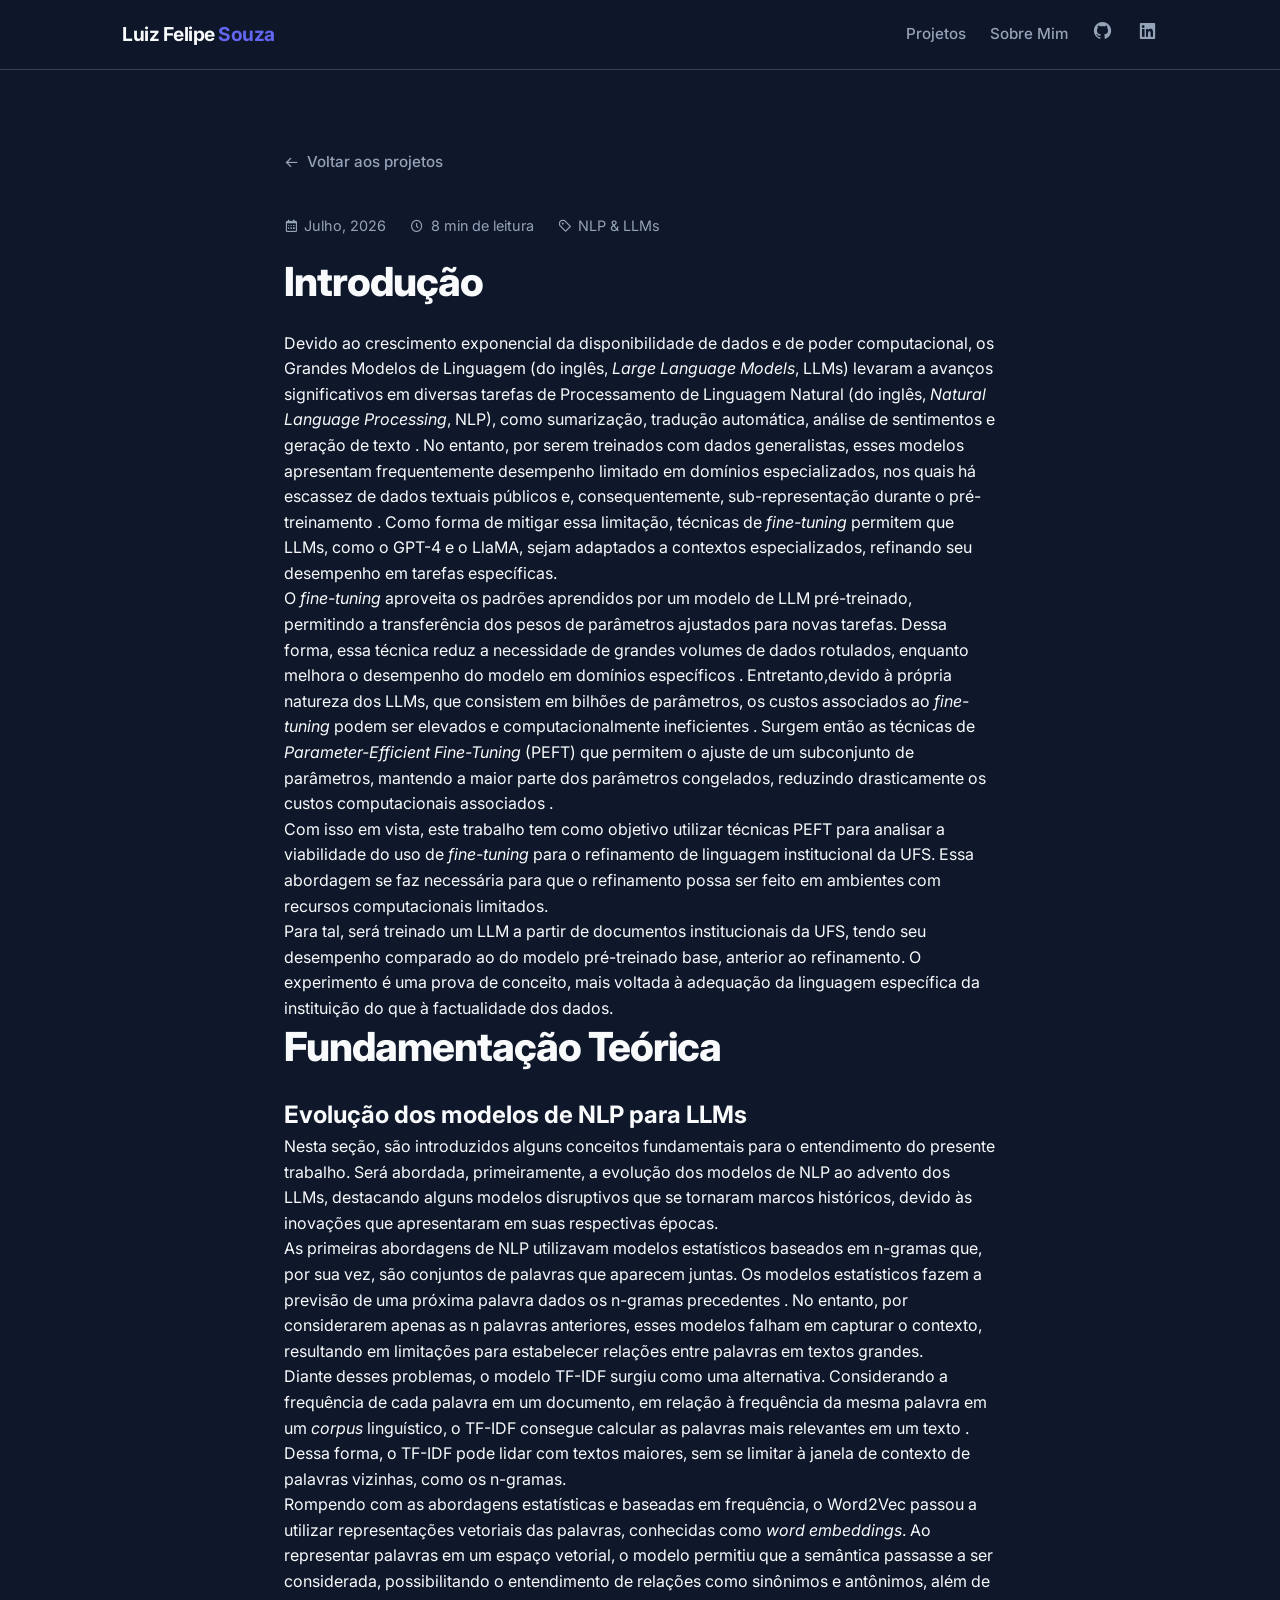
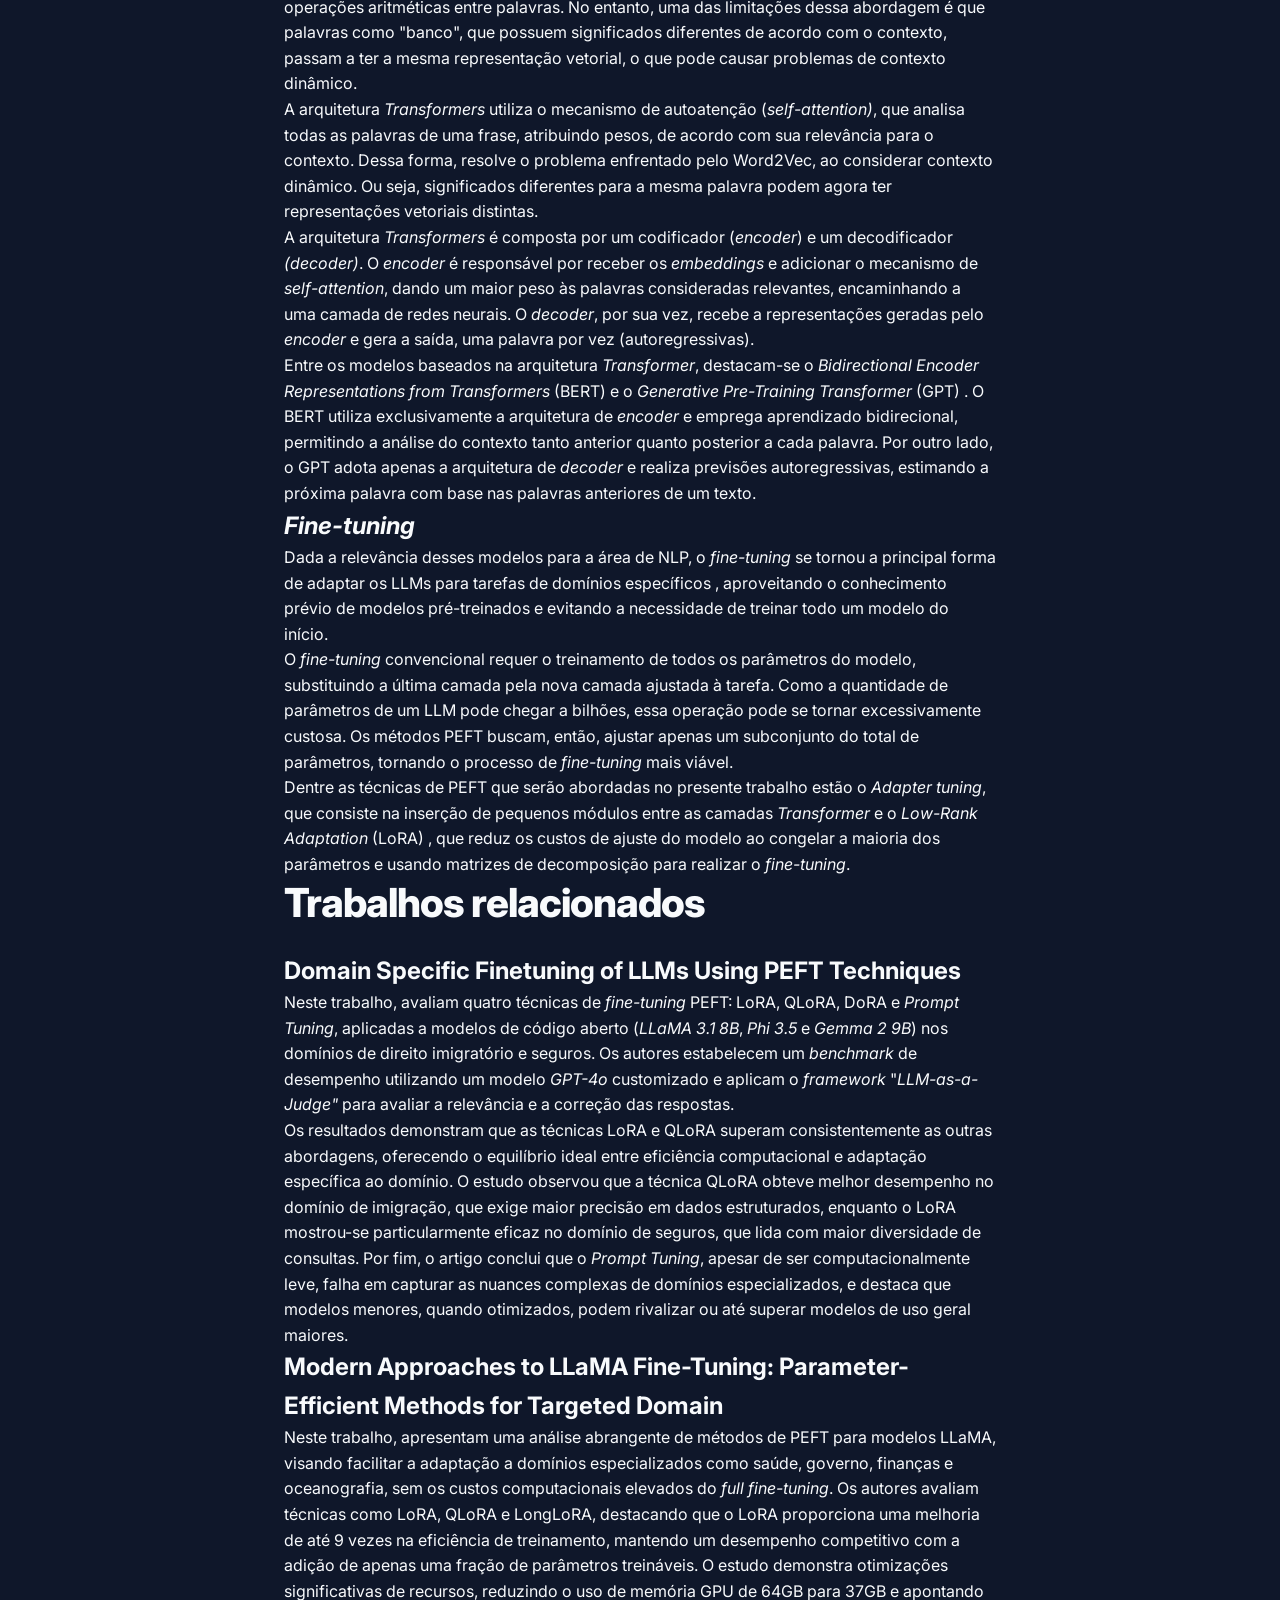
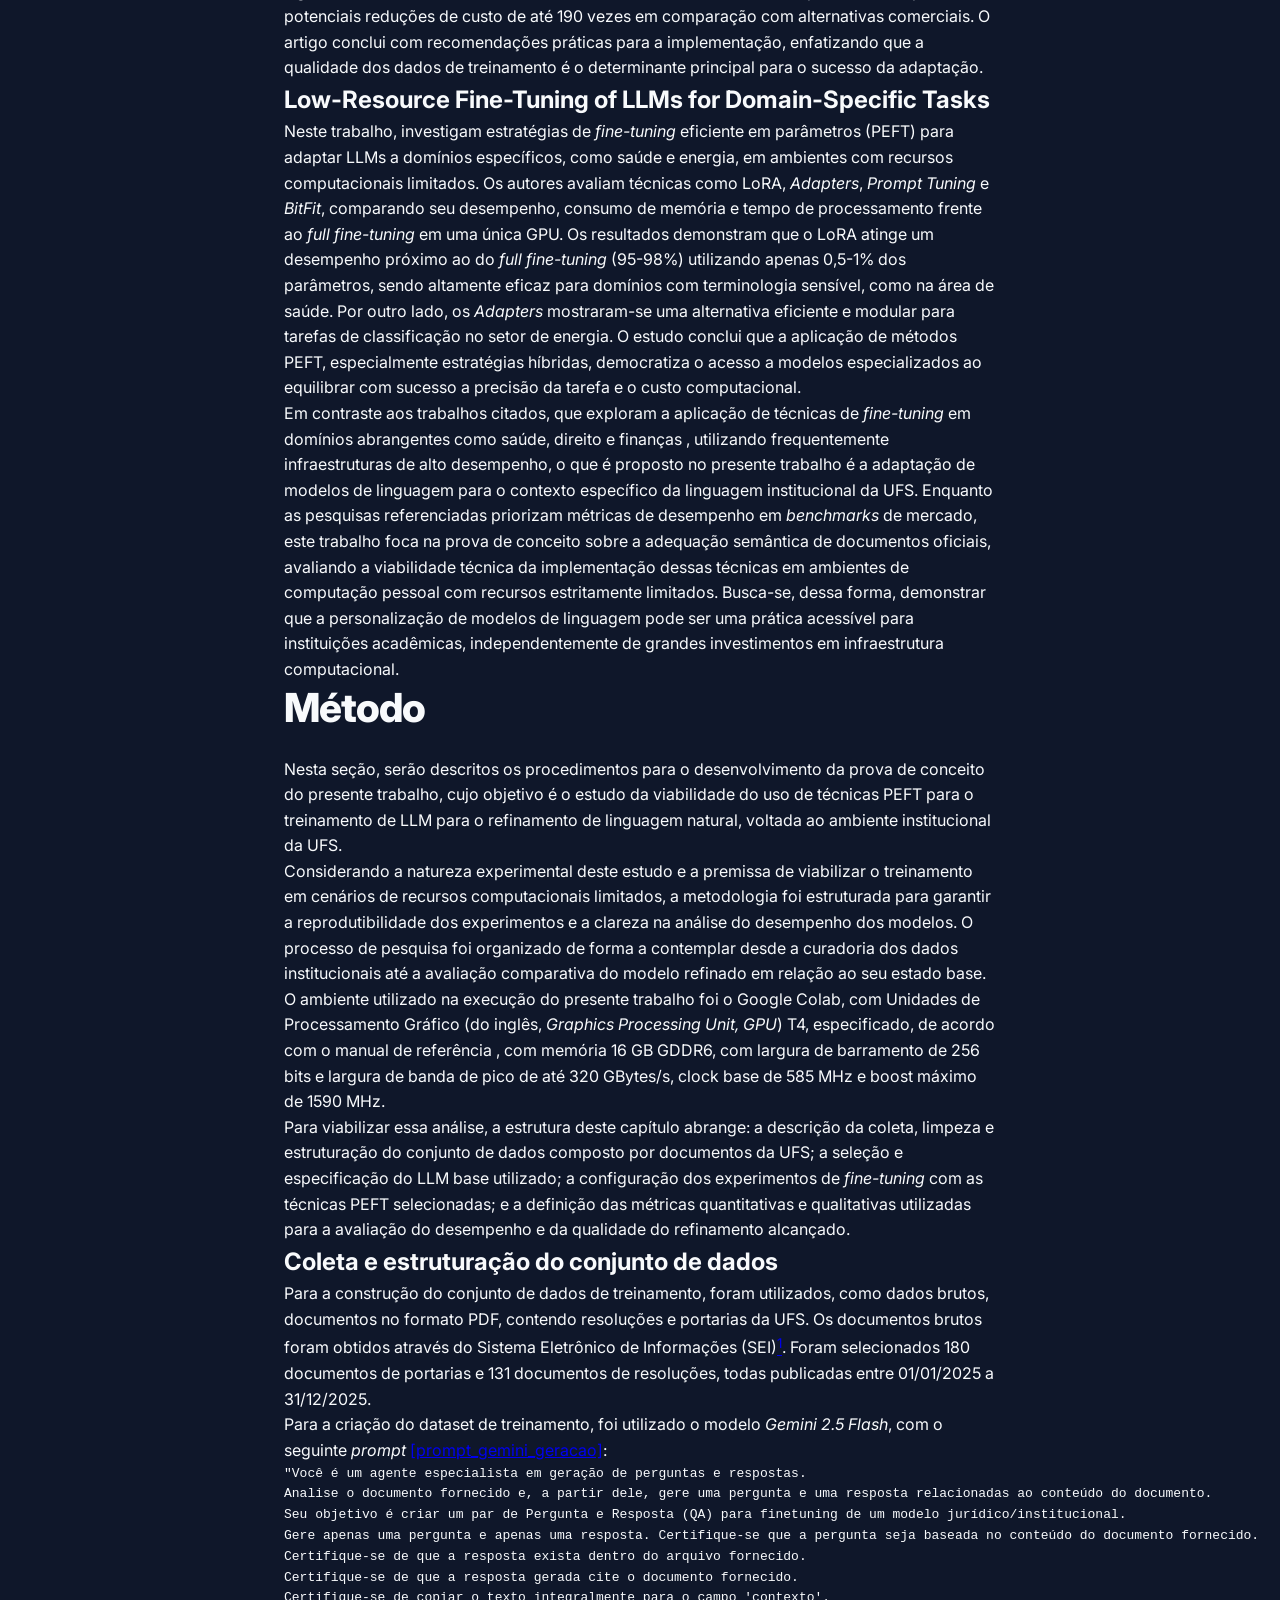
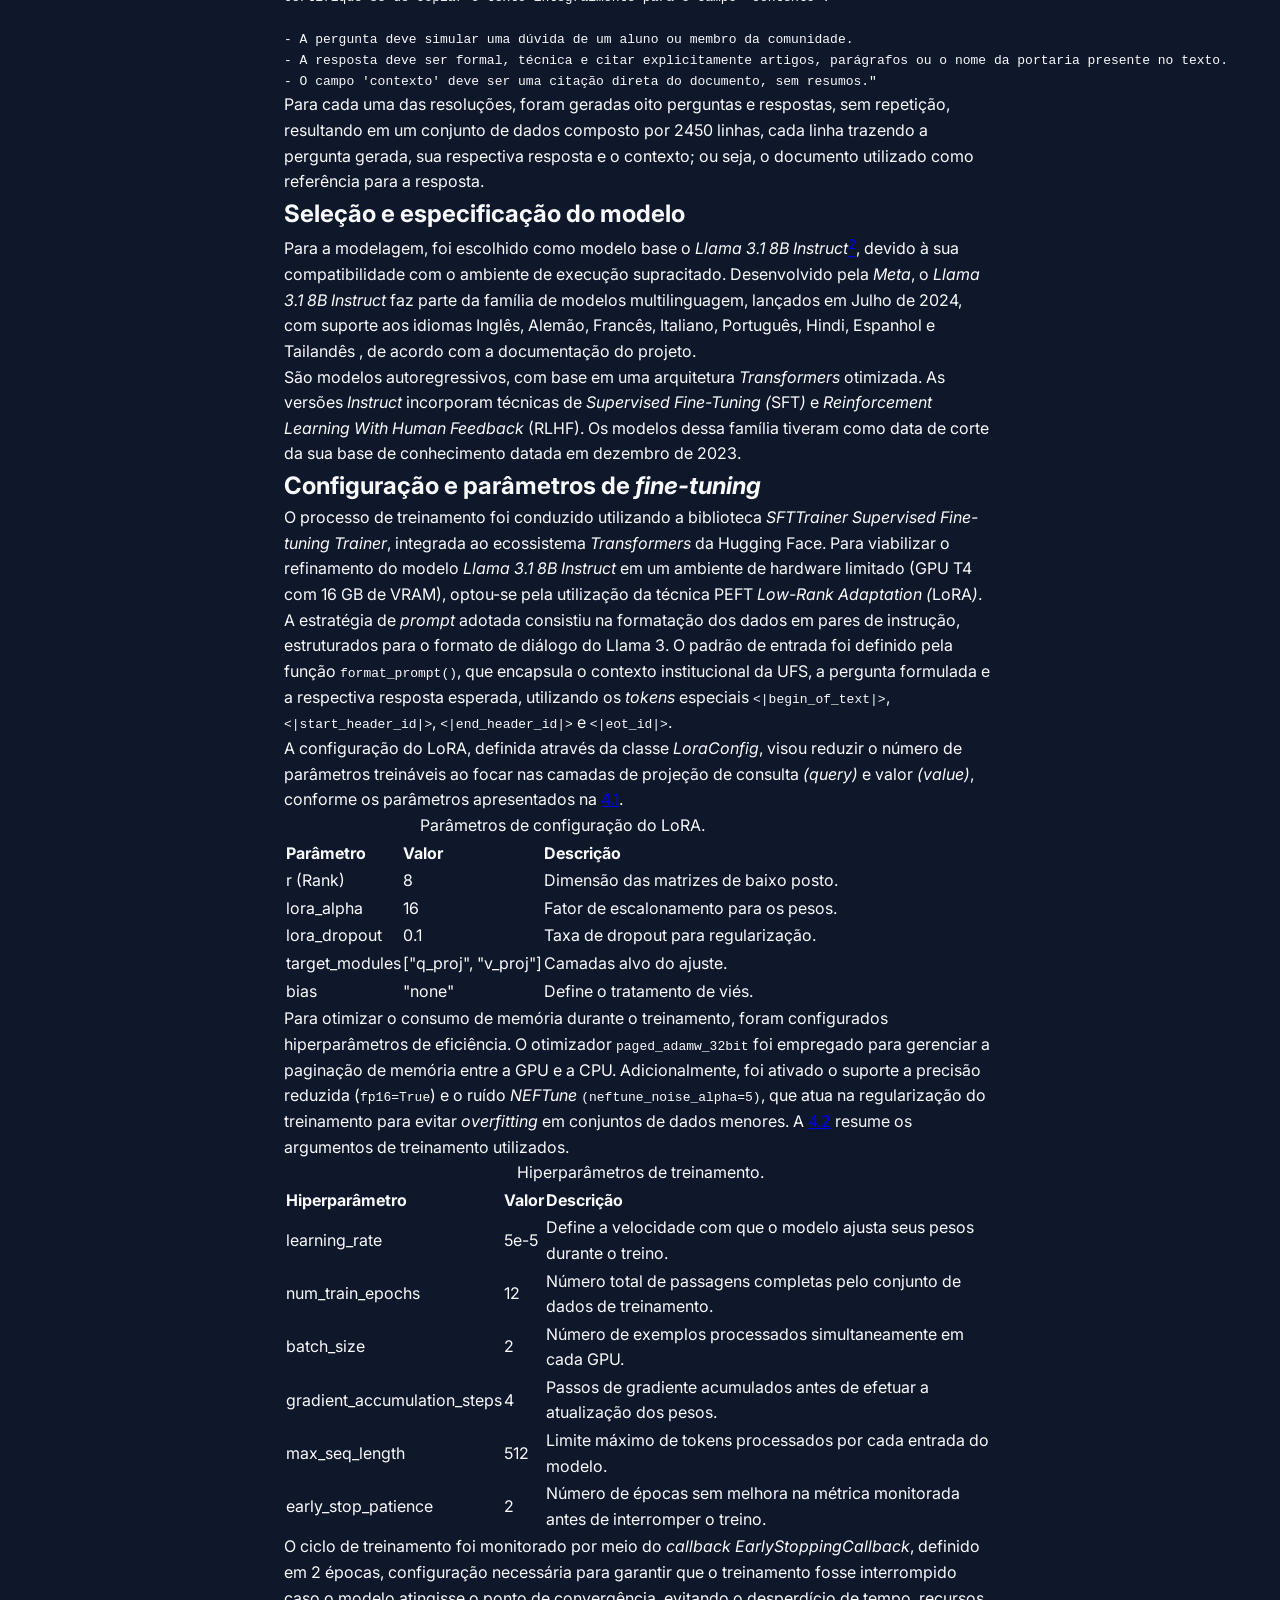
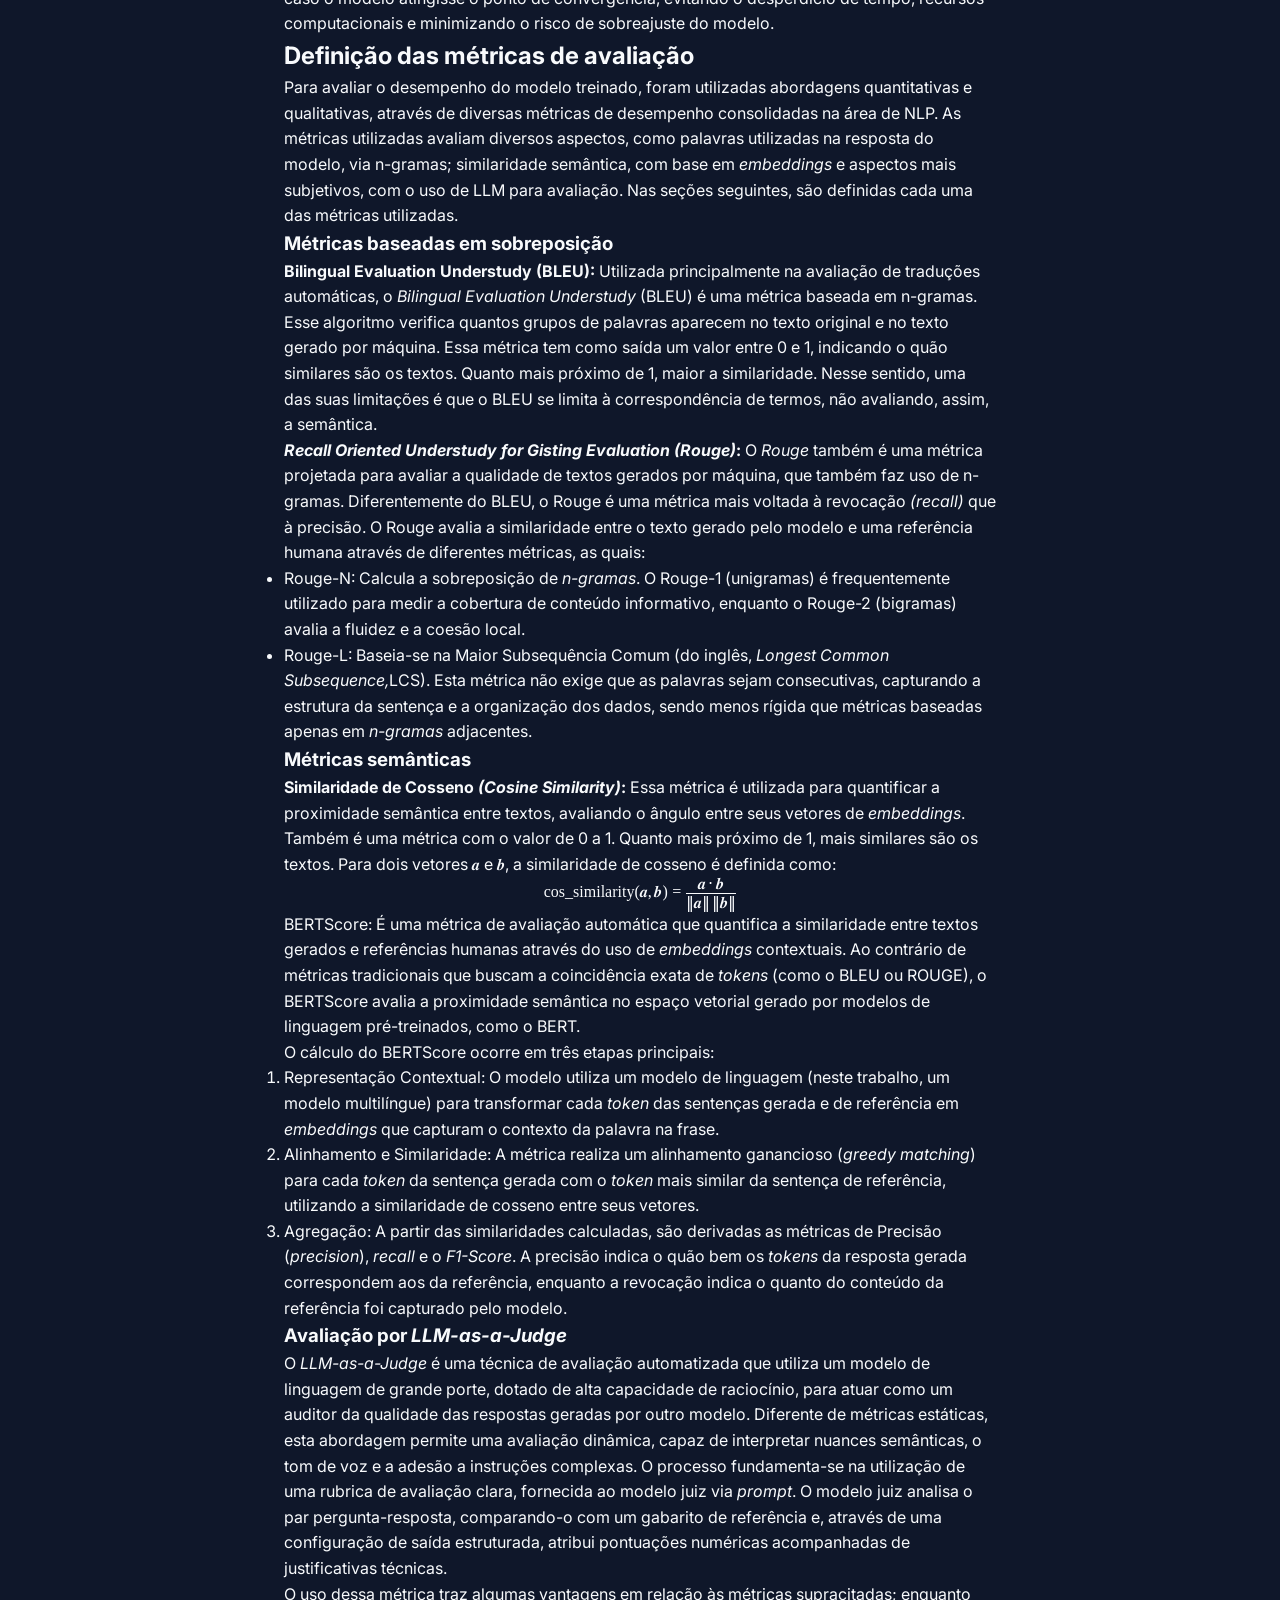
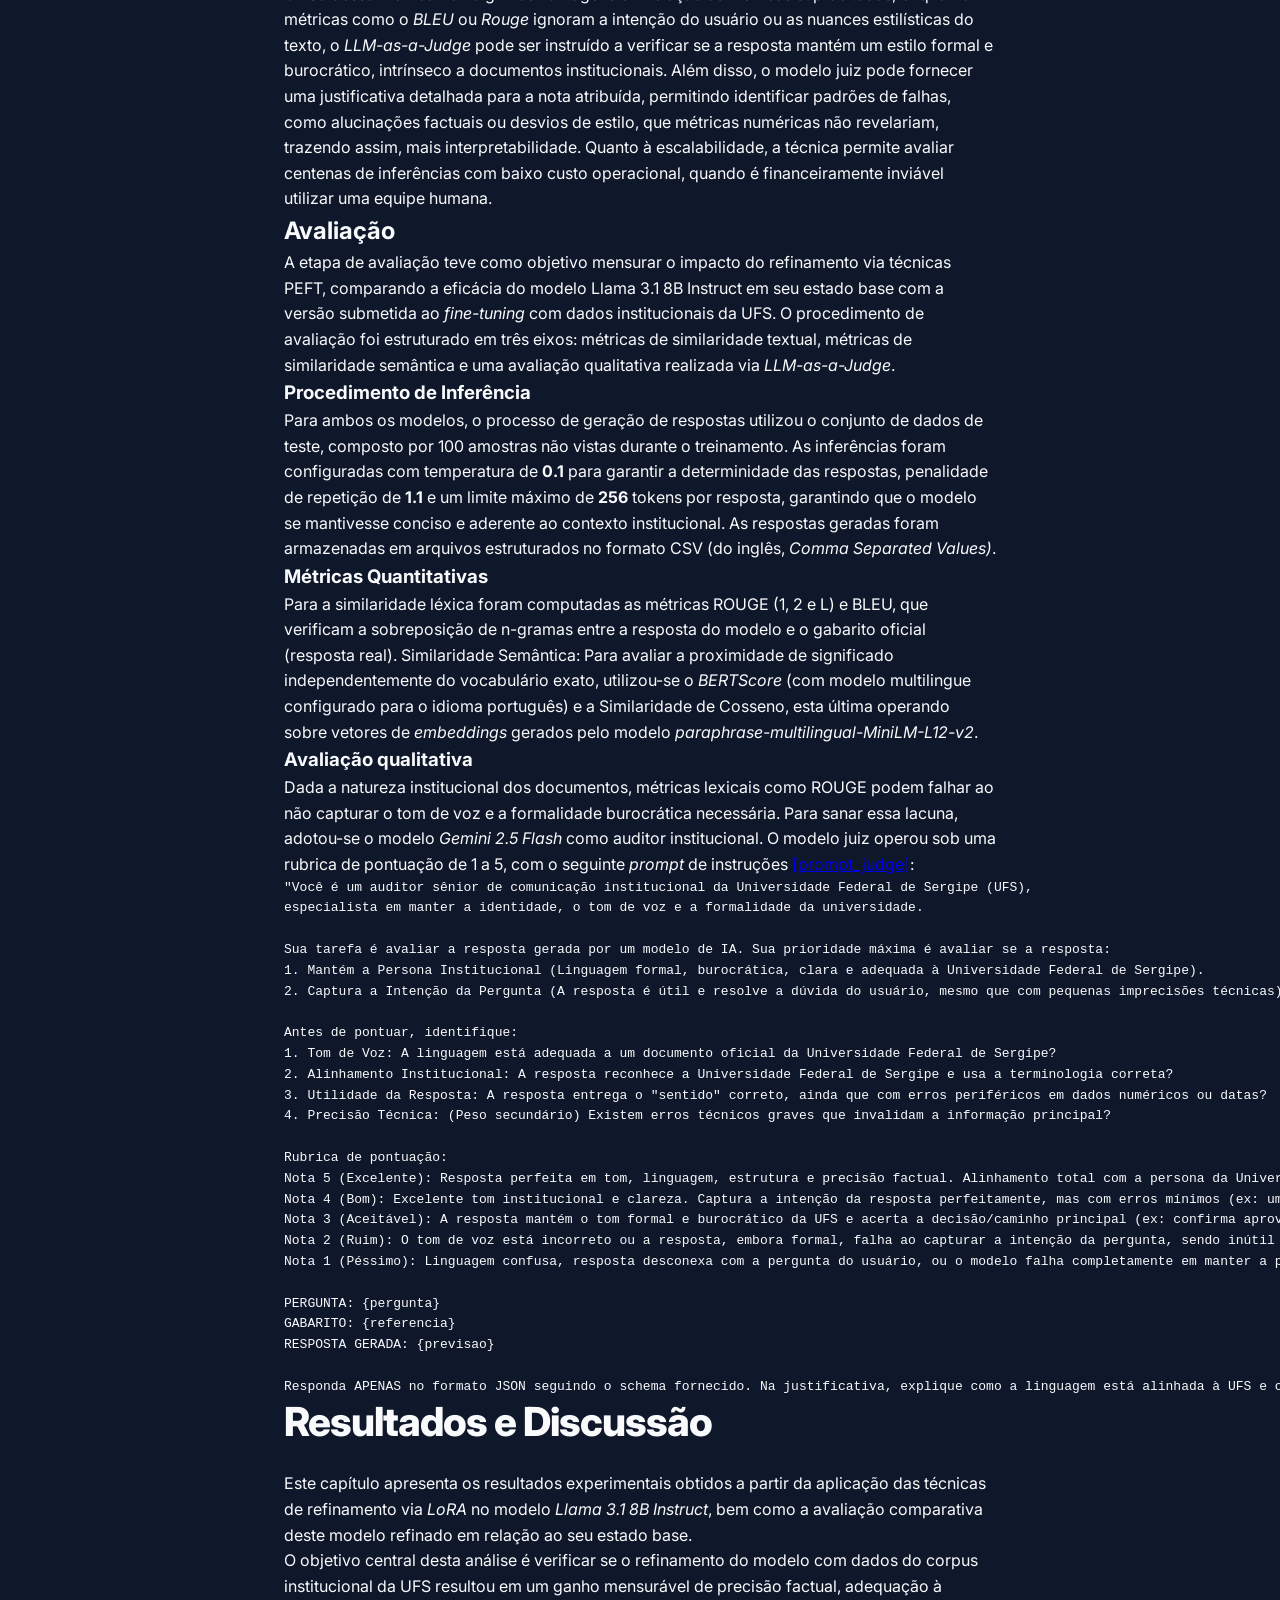
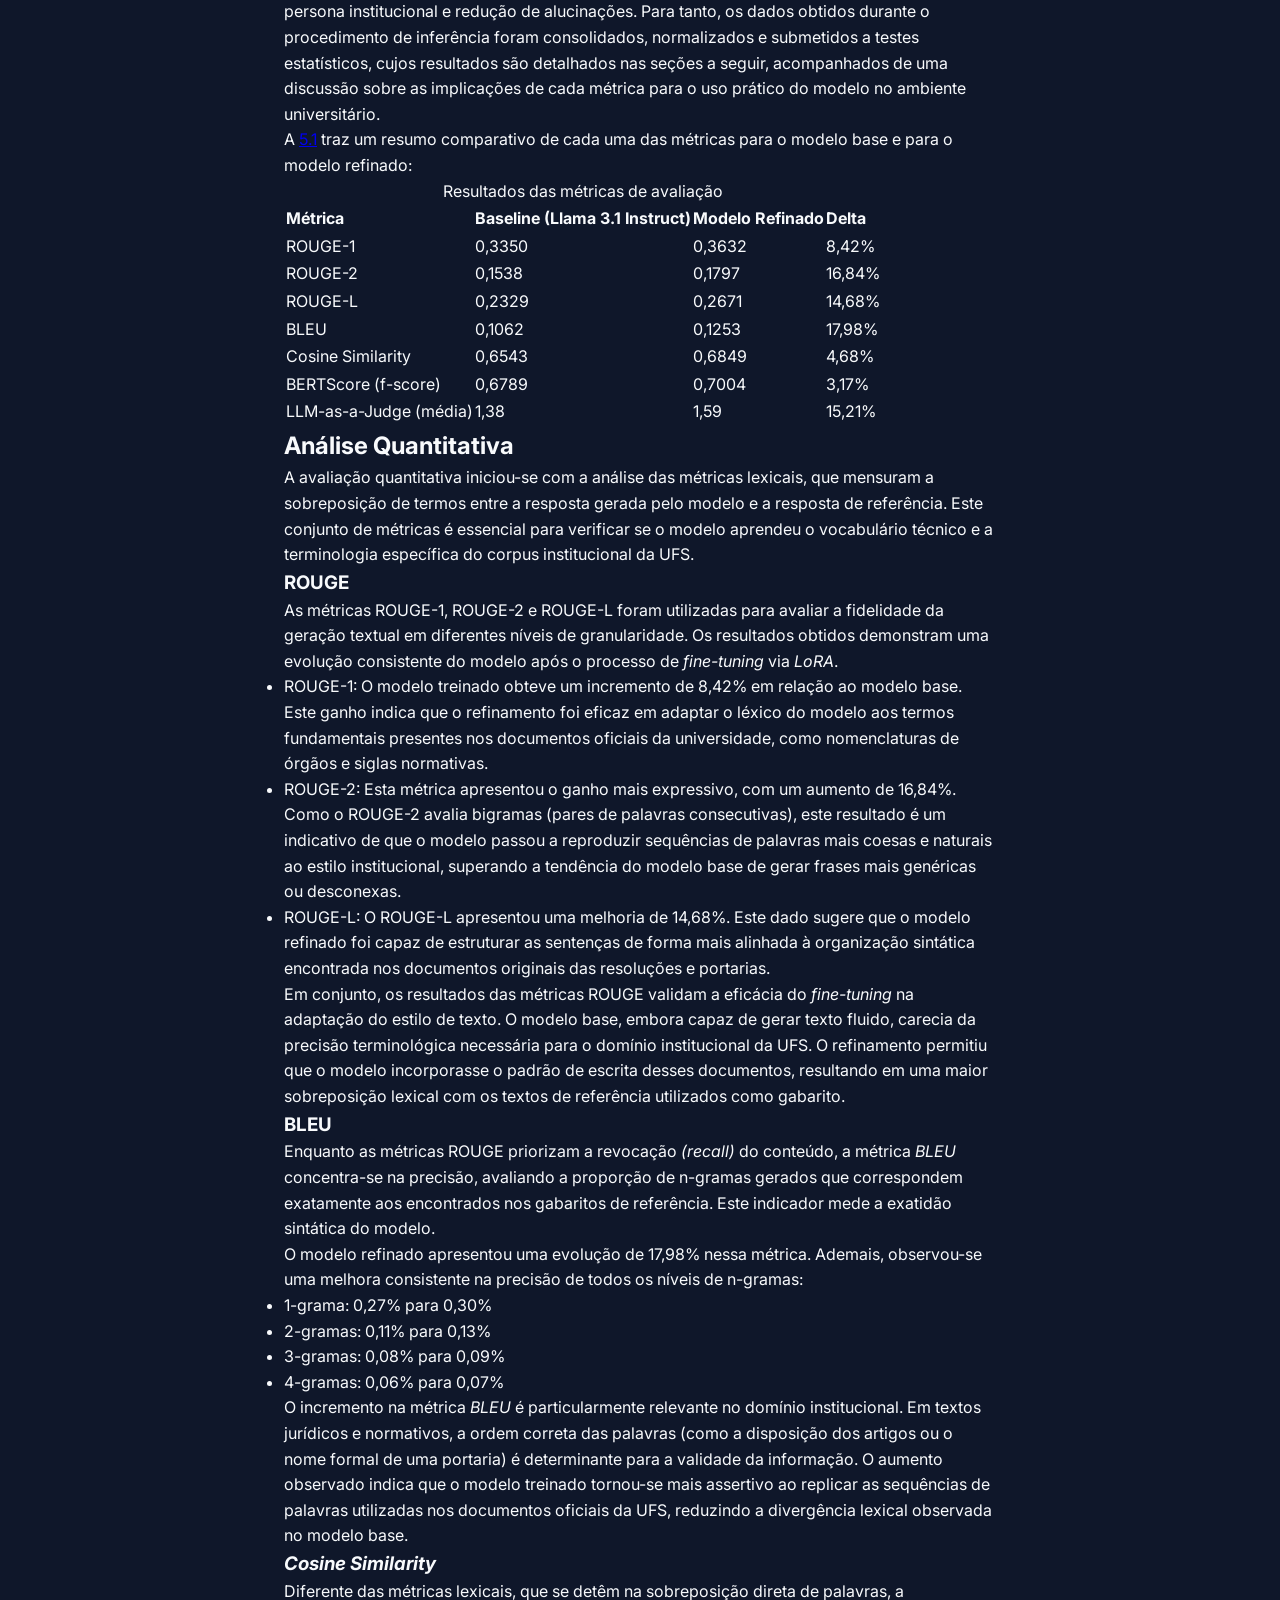
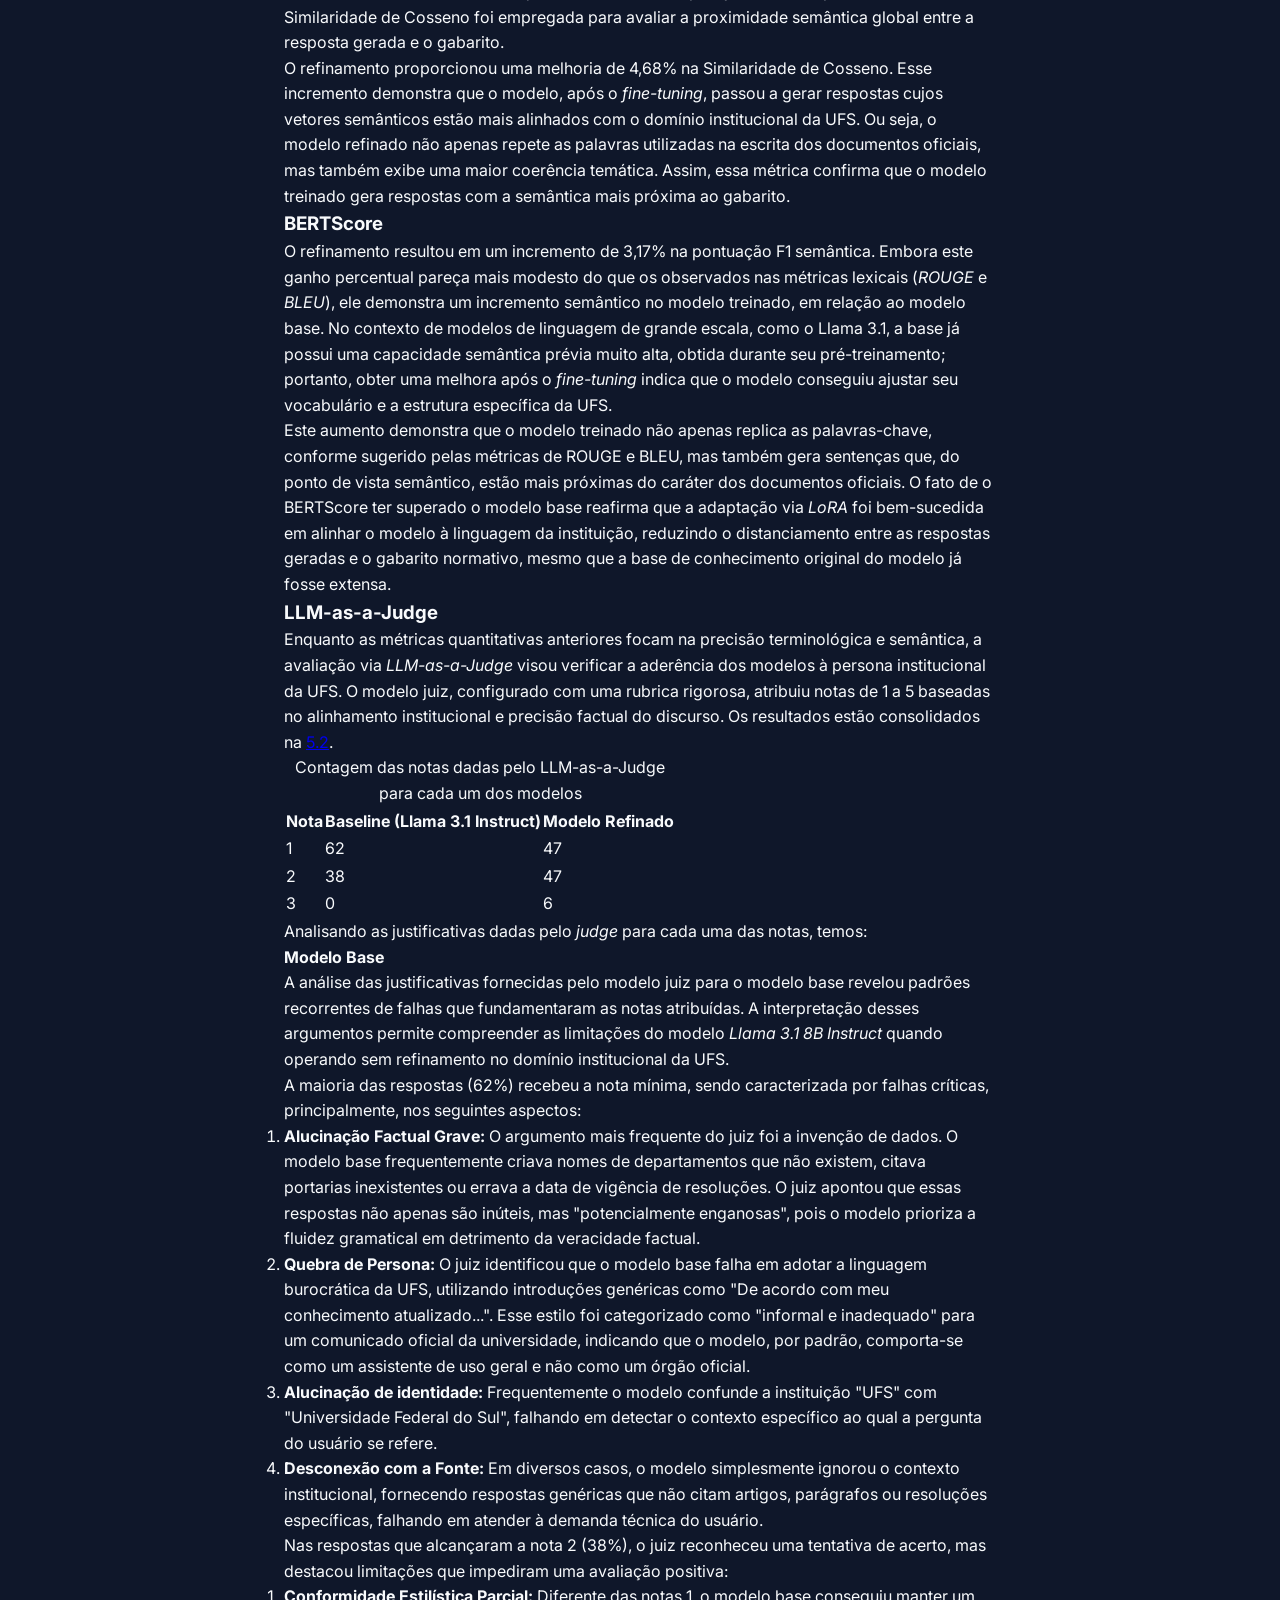
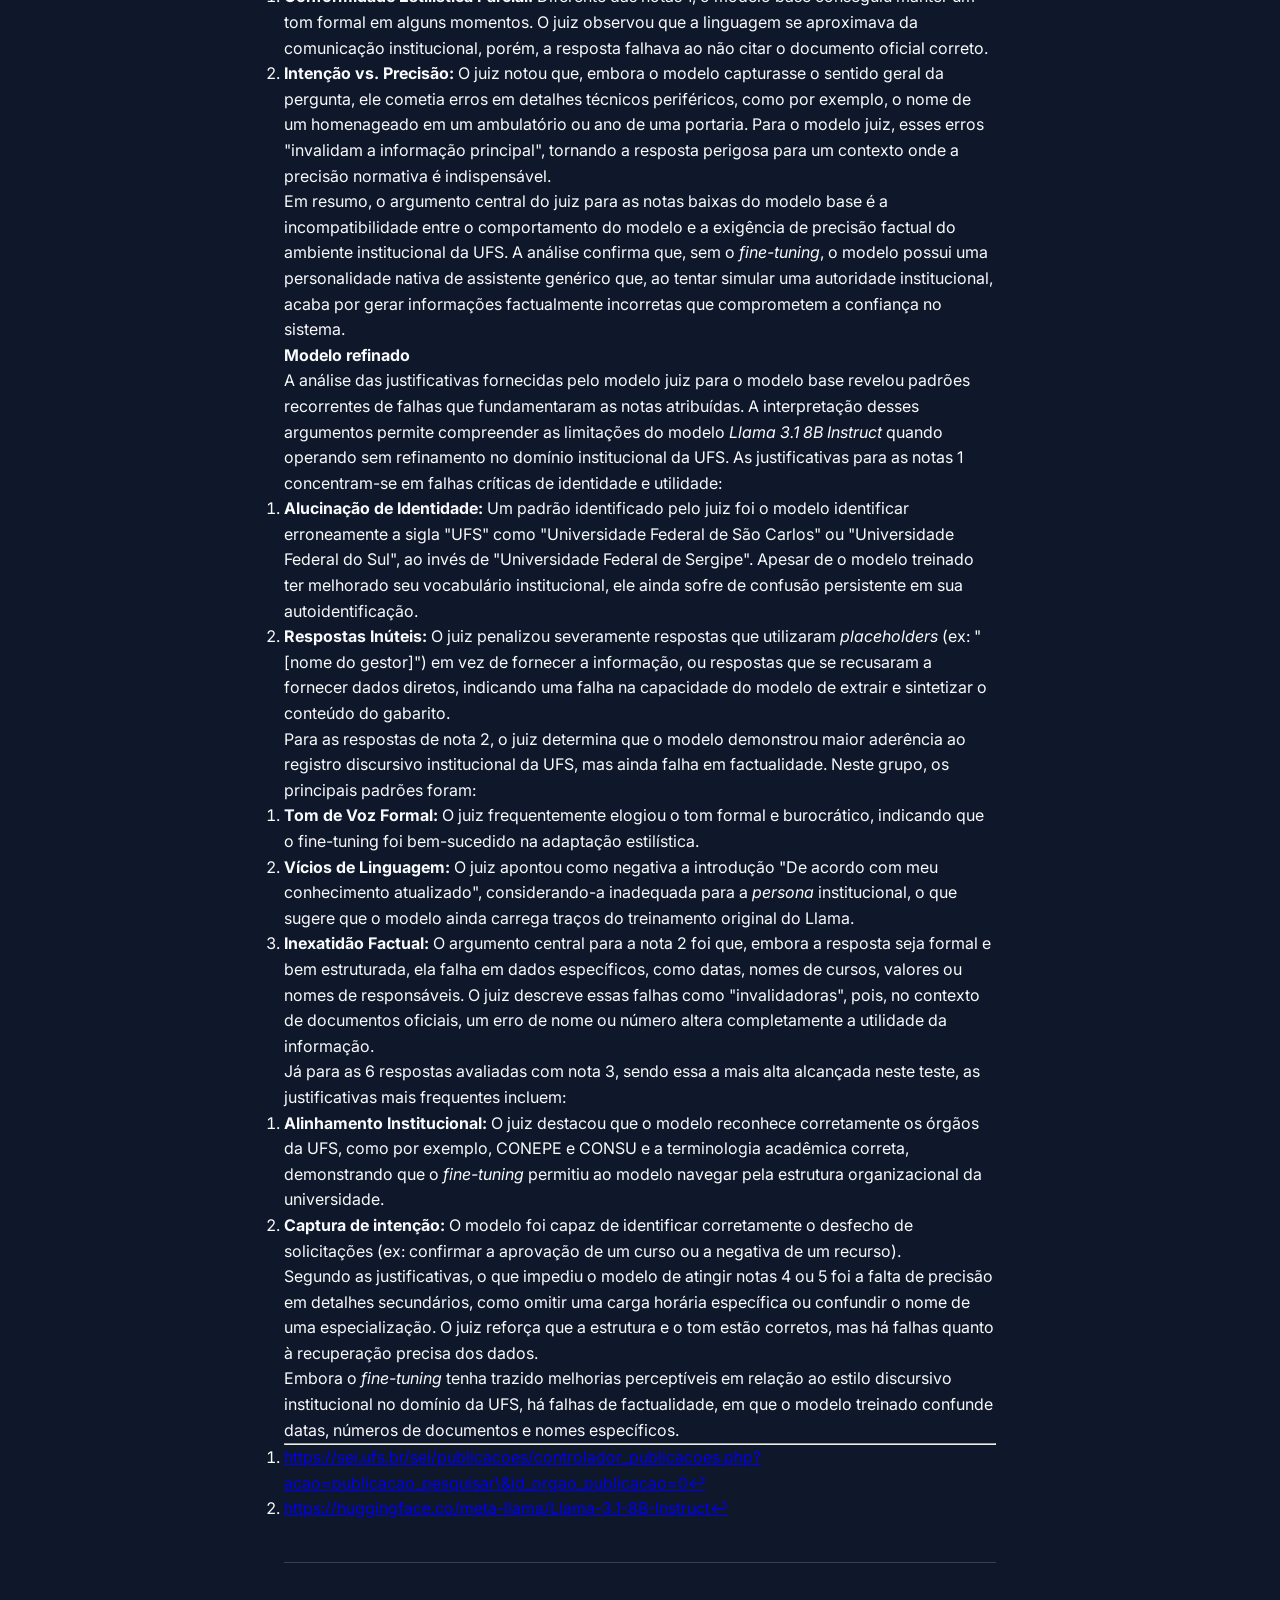
<file: posts/fine_tuning_institucional.html>
<!DOCTYPE html>
<html xmlns="http://www.w3.org/1999/xhtml">
<head>
  <meta charset="utf-8" />
  <meta name="generator" content="pandoc" />
  <meta name="viewport" content="width=device-width, initial-scale=1.0, user-scalable=yes" />
  <title>Modelo-TCC-DCOMP</title>
  <meta charset="UTF-8">
    <meta name="viewport" content="width=device-width, initial-scale=1.0">
    <link href="https://fonts.googleapis.com/css2?family=Inter:wght@300;400;500;600;700&display=swap" rel="stylesheet">
    <link href="https://unpkg.com/boxicons@2.1.4/css/boxicons.min.css" rel="stylesheet">
    <link rel="stylesheet" href="../styles.css">
</head>
<body>
  <nav class="navbar">
        <div class="nav-container">
            <span class="logo">Luiz Felipe <span class="accent">Souza</span></span>
            <div class="nav-links">
                <a href="../index.html#projects">Projetos</a>
                <a href="../index.html#about">Sobre Mim</a>
                <a href="https://github.com/seu-usuario" target="_blank"><i class='bx bxl-github'></i></a>
                <a href="https://linkedin.com/in/seu-usuario" target="_blank"><i class='bx bxl-linkedin-square'></i></a>
            </div>
        </div>
    </nav>

    <main class="post-container">
        
        <a href="../index.html#projects" class="btn-back">
            <i class='bx bx-arrow-back'></i> Voltar aos projetos
        </a>

        <header class="post-header">
            <div class="post-meta">
                <span><i class='bx bx-calendar'></i> Julho, 2026</span>
                <span><i class='bx bx-time-five'></i> 8 min de leitura</span>
                <span><i class='bx bx-purchase-tag-alt'></i> NLP & LLMs</span>
            </div>
<h1 id="introdução">Introdução</h1>
<p>Devido ao crescimento exponencial da disponibilidade de dados e de
poder computacional, os Grandes Modelos de Linguagem (do inglês,
<em>Large Language Models</em>, LLMs) levaram a avanços significativos
em diversas tarefas de Processamento de Linguagem Natural (do inglês,
<em>Natural Language Processing</em>, NLP), como sumarização, tradução
automática, análise de sentimentos e geração de texto <span
class="citation" data-cites="wei2022emergent"></span>. No entanto, por
serem treinados com dados generalistas, esses modelos apresentam
frequentemente desempenho limitado em domínios especializados, nos quais
há escassez de dados textuais públicos e, consequentemente,
sub-representação durante o pré-treinamento <span class="citation"
data-cites="shen2024tag"></span>. Como forma de mitigar essa limitação,
técnicas de <em>fine-tuning</em> permitem que LLMs, como o GPT-4 e o
LlaMA, sejam adaptados a contextos especializados, refinando seu
desempenho em tarefas específicas.</p>
<p>O <em>fine-tuning</em> aproveita os padrões aprendidos por um modelo
de LLM pré-treinado, permitindo a transferência dos pesos de parâmetros
ajustados para novas tarefas. Dessa forma, essa técnica reduz a
necessidade de grandes volumes de dados rotulados, enquanto melhora o
desempenho do modelo em domínios específicos <span class="citation"
data-cites="parthasarathy2024ultimate"></span>. Entretanto,devido à
própria natureza dos LLMs, que consistem em bilhões de parâmetros, os
custos associados ao <em>fine-tuning</em> podem ser elevados e
computacionalmente ineficientes <span class="citation"
data-cites="pu2023empirical"></span>. Surgem então as técnicas de
<em>Parameter-Efficient Fine-Tuning</em> (PEFT) que permitem o ajuste de
um subconjunto de parâmetros, mantendo a maior parte dos parâmetros
congelados, reduzindo drasticamente os custos computacionais associados
<span class="citation"
data-cites="parthasarathy2024ultimate"></span>.</p>
<p>Com isso em vista, este trabalho tem como objetivo utilizar técnicas
PEFT para analisar a viabilidade do uso de <em>fine-tuning</em> para o
refinamento de linguagem institucional da UFS. Essa abordagem se faz
necessária para que o refinamento possa ser feito em ambientes com
recursos computacionais limitados.</p>
<p>Para tal, será treinado um LLM a partir de documentos institucionais
da UFS, tendo seu desempenho comparado ao do modelo pré-treinado base,
anterior ao refinamento. O experimento é uma prova de conceito, mais
voltada à adequação da linguagem específica da instituição do que à
factualidade dos dados.</p>
<h1 id="cap_exemplos">Fundamentação Teórica</h1>
<h2 id="evolução-dos-modelos-de-nlp-para-llms">Evolução dos modelos de
NLP para LLMs</h2>
<p>Nesta seção, são introduzidos alguns conceitos fundamentais para o
entendimento do presente trabalho. Será abordada, primeiramente, a
evolução dos modelos de NLP ao advento dos LLMs, destacando alguns
modelos disruptivos que se tornaram marcos históricos, devido às
inovações que apresentaram em suas respectivas épocas.</p>
<p>As primeiras abordagens de NLP utilizavam modelos estatísticos
baseados em n-gramas que, por sua vez, são conjuntos de palavras que
aparecem juntas. Os modelos estatísticos fazem a previsão de uma próxima
palavra dados os n-gramas precedentes <span class="citation"
data-cites="hu2023advancing"></span>. No entanto, por considerarem
apenas as n palavras anteriores, esses modelos falham em capturar o
contexto, resultando em limitações para estabelecer relações entre
palavras em textos grandes.</p>
<p>Diante desses problemas, o modelo TF-IDF surgiu como uma alternativa.
Considerando a frequência de cada palavra em um documento, em relação à
frequência da mesma palavra em um <em>corpus</em> linguístico, o TF-IDF
consegue calcular as palavras mais relevantes em um texto <span
class="citation" data-cites="ramos2003using"></span>. Dessa forma, o
TF-IDF pode lidar com textos maiores, sem se limitar à janela de
contexto de palavras vizinhas, como os n-gramas.</p>
<p>Rompendo com as abordagens estatísticas e baseadas em frequência, o
Word2Vec <span class="citation"
data-cites="mikolov2013linguistic"></span> passou a utilizar
representações vetoriais das palavras, conhecidas como <em>word
embeddings</em>. Ao representar palavras em um espaço vetorial, o modelo
permitiu que a semântica passasse a ser considerada, possibilitando o
entendimento de relações como sinônimos e antônimos, além de operações
aritméticas entre palavras. No entanto, uma das limitações dessa
abordagem é que palavras como "banco", que possuem significados
diferentes de acordo com o contexto, passam a ter a mesma representação
vetorial, o que pode causar problemas de contexto dinâmico.</p>
<p>A arquitetura <em>Transformers</em> <span class="citation"
data-cites="vaswani2017attention"></span> utiliza o mecanismo de
autoatenção (<em>self-attention)</em>, que analisa todas as palavras de
uma frase, atribuindo pesos, de acordo com sua relevância para o
contexto. Dessa forma, resolve o problema enfrentado pelo Word2Vec, ao
considerar contexto dinâmico. Ou seja, significados diferentes para a
mesma palavra podem agora ter representações vetoriais distintas.</p>
<p>A arquitetura <em>Transformers</em> é composta por um codificador
(<em>encoder</em>) e um decodificador <em>(decoder)</em>. O
<em>encoder</em> é responsável por receber os <em>embeddings</em> e
adicionar o mecanismo de <em>self-attention</em>, dando um maior peso às
palavras consideradas relevantes, encaminhando a uma camada de redes
neurais. O <em>decoder</em>, por sua vez, recebe a representações
geradas pelo <em>encoder</em> e gera a saída, uma palavra por vez
(autoregressivas).</p>
<p>Entre os modelos baseados na arquitetura <em>Transformer</em>,
destacam-se o <em>Bidirectional Encoder Representations from
Transformers</em> (BERT) <span class="citation"
data-cites="devlin2019bert"></span> e o <em>Generative Pre-Training
Transformer</em> (GPT) <span class="citation"
data-cites="radford2018improving"></span>. O BERT utiliza exclusivamente
a arquitetura de <em>encoder</em> e emprega aprendizado bidirecional,
permitindo a análise do contexto tanto anterior quanto posterior a cada
palavra. Por outro lado, o GPT adota apenas a arquitetura de
<em>decoder</em> e realiza previsões autoregressivas, estimando a
próxima palavra com base nas palavras anteriores de um texto.</p>
<h2 id="fine-tuning"><em>Fine-tuning</em></h2>
<p>Dada a relevância desses modelos para a área de NLP, o
<em>fine-tuning</em> se tornou a principal forma de adaptar os LLMs para
tarefas de domínios específicos <span class="citation"
data-cites="liu2023empirical"></span>, aproveitando o conhecimento
prévio de modelos pré-treinados e evitando a necessidade de treinar todo
um modelo do início.</p>
<p>O <em>fine-tuning</em> convencional requer o treinamento de todos os
parâmetros do modelo, substituindo a última camada pela nova camada
ajustada à tarefa. Como a quantidade de parâmetros de um LLM pode chegar
a bilhões, essa operação pode se tornar excessivamente custosa. Os
métodos PEFT buscam, então, ajustar apenas um subconjunto do total de
parâmetros, tornando o processo de <em>fine-tuning</em> mais viável.</p>
<p>Dentre as técnicas de PEFT que serão abordadas no presente trabalho
estão o <em>Adapter tuning</em>, que consiste na inserção de pequenos
módulos entre as camadas <em>Transformer</em> e o <em>Low-Rank
Adaptation</em> (LoRA) <span class="citation"
data-cites="hu2022lora"></span>, que reduz os custos de ajuste do modelo
ao congelar a maioria dos parâmetros e usando matrizes de decomposição
para realizar o <em>fine-tuning</em>.</p>
<h1 id="trabalhos-relacionados">Trabalhos relacionados</h1>
<h2 id="domain-specific-finetuning-of-llms-using-peft-techniques">Domain
Specific Finetuning of LLMs Using PEFT Techniques</h2>
<p>Neste trabalho, <span class="citation"
data-cites="gajulamandyam2025domain"></span> avaliam quatro técnicas de
<em>fine-tuning</em> PEFT: LoRA, QLoRA, DoRA e <em>Prompt Tuning</em>,
aplicadas a modelos de código aberto (<em>LLaMA 3.1 8B</em>, <em>Phi
3.5</em> e <em>Gemma 2 9B</em>) nos domínios de direito imigratório e
seguros. Os autores estabelecem um <em>benchmark</em> de desempenho
utilizando um modelo <em>GPT-4o</em> customizado e aplicam o
<em>framework</em> "<em>LLM-as-a-Judge"</em> para avaliar a relevância e
a correção das respostas.</p>
<p>Os resultados demonstram que as técnicas LoRA e QLoRA superam
consistentemente as outras abordagens, oferecendo o equilíbrio ideal
entre eficiência computacional e adaptação específica ao domínio. O
estudo observou que a técnica QLoRA obteve melhor desempenho no domínio
de imigração, que exige maior precisão em dados estruturados, enquanto o
LoRA mostrou-se particularmente eficaz no domínio de seguros, que lida
com maior diversidade de consultas. Por fim, o artigo conclui que o
<em>Prompt Tuning</em>, apesar de ser computacionalmente leve, falha em
capturar as nuances complexas de domínios especializados, e destaca que
modelos menores, quando otimizados, podem rivalizar ou até superar
modelos de uso geral maiores.</p>
<h2
id="modern-approaches-to-llama-fine-tuning-parameter-efficient-methods-for-targeted-domain">Modern
Approaches to LLaMA Fine-Tuning: Parameter-Efficient Methods for
Targeted Domain</h2>
<p>Neste trabalho, <span class="citation"
data-cites="yang2026modern"></span> apresentam uma análise abrangente de
métodos de PEFT para modelos LLaMA, visando facilitar a adaptação a
domínios especializados como saúde, governo, finanças e oceanografia,
sem os custos computacionais elevados do <em>full fine-tuning</em>. Os
autores avaliam técnicas como LoRA, QLoRA e LongLoRA, destacando que o
LoRA proporciona uma melhoria de até 9 vezes na eficiência de
treinamento, mantendo um desempenho competitivo com a adição de apenas
uma fração de parâmetros treináveis. O estudo demonstra otimizações
significativas de recursos, reduzindo o uso de memória GPU de 64GB para
37GB e apontando potenciais reduções de custo de até 190 vezes em
comparação com alternativas comerciais. O artigo conclui com
recomendações práticas para a implementação, enfatizando que a qualidade
dos dados de treinamento é o determinante principal para o sucesso da
adaptação.</p>
<h2
id="low-resource-fine-tuning-of-llms-for-domain-specific-tasks">Low-Resource
Fine-Tuning of LLMs for Domain-Specific Tasks</h2>
<p>Neste trabalho, <span class="citation"
data-cites="challa2025low"></span> investigam estratégias de
<em>fine-tuning</em> eficiente em parâmetros (PEFT) para adaptar LLMs a
domínios específicos, como saúde e energia, em ambientes com recursos
computacionais limitados. Os autores avaliam técnicas como LoRA,
<em>Adapters</em>, <em>Prompt Tuning</em> e <em>BitFit</em>, comparando
seu desempenho, consumo de memória e tempo de processamento frente ao
<em>full fine-tuning</em> em uma única GPU. Os resultados demonstram que
o LoRA atinge um desempenho próximo ao do <em>full fine-tuning</em>
(95-98%) utilizando apenas 0,5-1% dos parâmetros, sendo altamente eficaz
para domínios com terminologia sensível, como na área de saúde. Por
outro lado, os <em>Adapters</em> mostraram-se uma alternativa eficiente
e modular para tarefas de classificação no setor de energia. O estudo
conclui que a aplicação de métodos PEFT, especialmente estratégias
híbridas, democratiza o acesso a modelos especializados ao equilibrar
com sucesso a precisão da tarefa e o custo computacional.</p>
<p>Em contraste aos trabalhos citados, que exploram a aplicação de
técnicas de <em>fine-tuning</em> em domínios abrangentes como saúde,
direito e finanças <span class="citation"
data-cites="gajulamandyam2025domain challa2025low yang2026modern"></span>,
utilizando frequentemente infraestruturas de alto desempenho, o que é
proposto no presente trabalho é a adaptação de modelos de linguagem para
o contexto específico da linguagem institucional da UFS. Enquanto as
pesquisas referenciadas priorizam métricas de desempenho em
<em>benchmarks</em> de mercado, este trabalho foca na prova de conceito
sobre a adequação semântica de documentos oficiais, avaliando a
viabilidade técnica da implementação dessas técnicas em ambientes de
computação pessoal com recursos estritamente limitados. Busca-se, dessa
forma, demonstrar que a personalização de modelos de linguagem pode ser
uma prática acessível para instituições acadêmicas, independentemente de
grandes investimentos em infraestrutura computacional.</p>
<h1 id="método">Método</h1>
<p>Nesta seção, serão descritos os procedimentos para o desenvolvimento
da prova de conceito do presente trabalho, cujo objetivo é o estudo da
viabilidade do uso de técnicas PEFT para o treinamento de LLM para o
refinamento de linguagem natural, voltada ao ambiente institucional da
UFS.</p>
<p>Considerando a natureza experimental deste estudo e a premissa de
viabilizar o treinamento em cenários de recursos computacionais
limitados, a metodologia foi estruturada para garantir a
reprodutibilidade dos experimentos e a clareza na análise do desempenho
dos modelos. O processo de pesquisa foi organizado de forma a contemplar
desde a curadoria dos dados institucionais até a avaliação comparativa
do modelo refinado em relação ao seu estado base.</p>
<p>O ambiente utilizado na execução do presente trabalho foi o Google
Colab, com Unidades de Processamento Gráfico (do inglês, <em>Graphics
Processing Unit, GPU</em>) T4, especificado, de acordo com o manual de
referência <span class="citation" data-cites="nvidia2020t4"></span>, com
memória 16 GB GDDR6, com largura de barramento de 256 bits e largura de
banda de pico de até 320 GBytes/s, clock base de 585 MHz e boost máximo
de 1590 MHz.</p>
<p>Para viabilizar essa análise, a estrutura deste capítulo abrange: a
descrição da coleta, limpeza e estruturação do conjunto de dados
composto por documentos da UFS; a seleção e especificação do LLM base
utilizado; a configuração dos experimentos de <em>fine-tuning</em> com
as técnicas PEFT selecionadas; e a definição das métricas quantitativas
e qualitativas utilizadas para a avaliação do desempenho e da qualidade
do refinamento alcançado.</p>
<h2 id="coleta-e-estruturação-do-conjunto-de-dados">Coleta e
estruturação do conjunto de dados</h2>
<p>Para a construção do conjunto de dados de treinamento, foram
utilizados, como dados brutos, documentos no formato PDF, contendo
resoluções e portarias da UFS. Os documentos brutos foram obtidos
através do Sistema Eletrônico de Informações (SEI)<a href="#fn1"
class="footnote-ref" id="fnref1" role="doc-noteref"><sup>1</sup></a>.
Foram selecionados 180 documentos de portarias e 131 documentos de
resoluções, todas publicadas entre 01/01/2025 a 31/12/2025.</p>
<p>Para a criação do dataset de treinamento, foi utilizado o modelo
<em>Gemini 2.5 Flash</em>, com o seguinte <em>prompt</em> <a
href="#prompt_gemini_geracao" data-reference-type="ref+label"
data-reference="prompt_gemini_geracao">[prompt_gemini_geracao]</a>:</p>
<div class="codigo">
<pre><code>&quot;Você é um agente especialista em geração de perguntas e respostas.
Analise o documento fornecido e, a partir dele, gere uma pergunta e uma resposta relacionadas ao conteúdo do documento.
Seu objetivo é criar um par de Pergunta e Resposta (QA) para finetuning de um modelo jurídico/institucional.
Gere apenas uma pergunta e apenas uma resposta. Certifique-se que a pergunta seja baseada no conteúdo do documento fornecido.
Certifique-se de que a resposta exista dentro do arquivo fornecido.
Certifique-se de que a resposta gerada cite o documento fornecido.
Certifique-se de copiar o texto integralmente para o campo &#39;contexto&#39;.

- A pergunta deve simular uma dúvida de um aluno ou membro da comunidade.
- A resposta deve ser formal, técnica e citar explicitamente artigos, parágrafos ou o nome da portaria presente no texto.
- O campo &#39;contexto&#39; deve ser uma citação direta do documento, sem resumos.&quot;</code></pre>
</div>
<p>Para cada uma das resoluções, foram geradas oito perguntas e
respostas, sem repetição, resultando em um conjunto de dados composto
por 2450 linhas, cada linha trazendo a pergunta gerada, sua respectiva
resposta e o contexto; ou seja, o documento utilizado como referência
para a resposta.</p>
<h2 id="seleção-e-especificação-do-modelo">Seleção e especificação do
modelo</h2>
<p>Para a modelagem, foi escolhido como modelo base o <em>Llama 3.1 8B
Instruct</em><a href="#fn2" class="footnote-ref" id="fnref2"
role="doc-noteref"><sup>2</sup></a>, devido à sua compatibilidade com o
ambiente de execução supracitado. Desenvolvido pela <em>Meta</em>, o
<em>Llama 3.1 8B Instruct</em> faz parte da família de modelos
multilinguagem, lançados em Julho de 2024, com suporte aos idiomas
Inglês, Alemão, Francês, Italiano, Português, Hindi, Espanhol e
Tailandês , de acordo com a documentação do projeto.</p>
<p>São modelos autoregressivos, com base em uma arquitetura
<em>Transformers</em> otimizada. As versões <em>Instruct</em> incorporam
técnicas de <em>Supervised Fine-Tuning (</em>SFT<em>)</em> e
<em>Reinforcement Learning With Human Feedback</em> (RLHF). Os modelos
dessa família tiveram como data de corte da sua base de conhecimento
datada em dezembro de 2023.</p>
<h2 id="configuração-e-parâmetros-de-fine-tuning">Configuração e
parâmetros de <em>fine-tuning</em></h2>
<p>O processo de treinamento foi conduzido utilizando a biblioteca
<em>SFTTrainer</em> <em>Supervised Fine-tuning Trainer</em>, integrada
ao ecossistema <em>Transformers</em> da Hugging Face. Para viabilizar o
refinamento do modelo <em>Llama 3.1 8B Instruct</em> em um ambiente de
hardware limitado (GPU T4 com 16 GB de VRAM), optou-se pela utilização
da técnica PEFT <em>Low-Rank Adaptation (</em>LoRA<em>)</em>.</p>
<p>A estratégia de <em>prompt</em> adotada consistiu na formatação dos
dados em pares de instrução, estruturados para o formato de diálogo do
Llama 3. O padrão de entrada foi definido pela função
<code>format_prompt()</code>, que encapsula o contexto institucional da
UFS, a pergunta formulada e a respectiva resposta esperada, utilizando
os <em>tokens</em> especiais <code>&lt;|begin_of_text|&gt;</code>,
<code>&lt;|start_header_id|&gt;</code>,
<code>&lt;|end_header_id|&gt;</code> e
<code>&lt;|eot_id|&gt;</code>.</p>
<p>A configuração do LoRA, definida através da classe
<em>LoraConfig</em>, visou reduzir o número de parâmetros treináveis ao
focar nas camadas de projeção de consulta <em>(query)</em> e valor
<em>(value)</em>, conforme os parâmetros apresentados na <a
href="#tab-params_lora_train" data-reference-type="ref+label"
data-reference="tab-params_lora_train">4.1</a>.</p>
<div id="tab-params_lora_train">
<table>
<caption>Parâmetros de configuração do LoRA.</caption>
<thead>
<tr>
<th style="text-align: left;"><strong>Parâmetro</strong></th>
<th style="text-align: left;"><strong>Valor</strong></th>
<th style="text-align: left;"><strong>Descrição</strong></th>
</tr>
</thead>
<tbody>
<tr>
<td style="text-align: left;">r (Rank)</td>
<td style="text-align: left;">8</td>
<td style="text-align: left;">Dimensão das matrizes de baixo posto.</td>
</tr>
<tr>
<td style="text-align: left;">lora_alpha</td>
<td style="text-align: left;">16</td>
<td style="text-align: left;">Fator de escalonamento para os pesos.</td>
</tr>
<tr>
<td style="text-align: left;">lora_dropout</td>
<td style="text-align: left;">0.1</td>
<td style="text-align: left;">Taxa de dropout para regularização.</td>
</tr>
<tr>
<td style="text-align: left;">target_modules</td>
<td style="text-align: left;">["q_proj", "v_proj"]</td>
<td style="text-align: left;">Camadas alvo do ajuste.</td>
</tr>
<tr>
<td style="text-align: left;">bias</td>
<td style="text-align: left;">"none"</td>
<td style="text-align: left;">Define o tratamento de viés.</td>
</tr>
</tbody>
</table>
</div>
<p>Para otimizar o consumo de memória durante o treinamento, foram
configurados hiperparâmetros de eficiência. O otimizador
<code>paged_adamw_32bit</code> foi empregado para gerenciar a paginação
de memória entre a GPU e a CPU. Adicionalmente, foi ativado o suporte a
precisão reduzida (<code>fp16=True</code>) e o ruído <em>NEFTune</em>
<code>(neftune_noise_alpha=5)</code>, que atua na regularização do
treinamento para evitar <em>overfitting</em> em conjuntos de dados
menores. A <a href="#tab-hiperparams_train"
data-reference-type="ref+label"
data-reference="tab-hiperparams_train">4.2</a> resume os argumentos de
treinamento utilizados.</p>
<div id="tab-hiperparams_train">
<table>
<caption>Hiperparâmetros de treinamento.</caption>
<thead>
<tr>
<th style="text-align: left;"><strong>Hiperparâmetro</strong></th>
<th style="text-align: left;"><strong>Valor</strong></th>
<th style="text-align: left;"><strong>Descrição</strong></th>
</tr>
</thead>
<tbody>
<tr>
<td style="text-align: left;">learning_rate</td>
<td style="text-align: left;">5e-5</td>
<td style="text-align: left;">Define a velocidade com que o modelo
ajusta seus pesos durante o treino.</td>
</tr>
<tr>
<td style="text-align: left;">num_train_epochs</td>
<td style="text-align: left;">12</td>
<td style="text-align: left;">Número total de passagens completas pelo
conjunto de dados de treinamento.</td>
</tr>
<tr>
<td style="text-align: left;">batch_size</td>
<td style="text-align: left;">2</td>
<td style="text-align: left;">Número de exemplos processados
simultaneamente em cada GPU.</td>
</tr>
<tr>
<td style="text-align: left;">gradient_accumulation_steps</td>
<td style="text-align: left;">4</td>
<td style="text-align: left;">Passos de gradiente acumulados antes de
efetuar a atualização dos pesos.</td>
</tr>
<tr>
<td style="text-align: left;">max_seq_length</td>
<td style="text-align: left;">512</td>
<td style="text-align: left;">Limite máximo de tokens processados por
cada entrada do modelo.</td>
</tr>
<tr>
<td style="text-align: left;">early_stop_patience</td>
<td style="text-align: left;">2</td>
<td style="text-align: left;">Número de épocas sem melhora na métrica
monitorada antes de interromper o treino.</td>
</tr>
</tbody>
</table>
</div>
<p>O ciclo de treinamento foi monitorado por meio do <em>callback</em>
<em>EarlyStoppingCallback</em>, definido em 2 épocas, configuração
necessária para garantir que o treinamento fosse interrompido caso o
modelo atingisse o ponto de convergência, evitando o desperdício de
tempo, recursos computacionais e minimizando o risco de sobreajuste do
modelo.</p>
<h2 id="definição-das-métricas-de-avaliação">Definição das métricas de
avaliação</h2>
<p>Para avaliar o desempenho do modelo treinado, foram utilizadas
abordagens quantitativas e qualitativas, através de diversas métricas de
desempenho consolidadas na área de NLP. As métricas utilizadas avaliam
diversos aspectos, como palavras utilizadas na resposta do modelo, via
n-gramas; similaridade semântica, com base em <em>embeddings</em> e
aspectos mais subjetivos, com o uso de LLM para avaliação. Nas seções
seguintes, são definidas cada uma das métricas utilizadas.</p>
<h3 id="métricas-baseadas-em-sobreposição">Métricas baseadas em
sobreposição</h3>
<p><strong>Bilingual Evaluation Understudy (BLEU):</strong> Utilizada
principalmente na avaliação de traduções automáticas, o <em>Bilingual
Evaluation Understudy</em> (BLEU) <span class="citation"
data-cites="papineni-etal-2002-bleu"></span> é uma métrica baseada em
n-gramas. Esse algoritmo verifica quantos grupos de palavras aparecem no
texto original e no texto gerado por máquina. Essa métrica tem como
saída um valor entre 0 e 1, indicando o quão similares são os textos.
Quanto mais próximo de 1, maior a similaridade. Nesse sentido, uma das
suas limitações é que o BLEU se limita à correspondência de termos, não
avaliando, assim, a semântica.</p>
<p><strong><em>Recall Oriented Understudy for Gisting Evaluation
(Rouge)</em>:</strong> O <em>Rouge</em> <span class="citation"
data-cites="lin2004rouge"></span> também é uma métrica projetada para
avaliar a qualidade de textos gerados por máquina, que também faz uso de
n-gramas. Diferentemente do BLEU, o Rouge é uma métrica mais voltada à
revocação <em>(recall)</em> que à precisão. O Rouge avalia a
similaridade entre o texto gerado pelo modelo e uma referência humana
através de diferentes métricas, as quais:</p>
<ul>
<li><p>Rouge-N: Calcula a sobreposição de <em>n-gramas</em>. O Rouge-1
(unigramas) é frequentemente utilizado para medir a cobertura de
conteúdo informativo, enquanto o Rouge-2 (bigramas) avalia a fluidez e a
coesão local.</p></li>
<li><p>Rouge-L: Baseia-se na Maior Subsequência Comum (do inglês,
<em>Longest Common Subsequence,</em>LCS). Esta métrica não exige que as
palavras sejam consecutivas, capturando a estrutura da sentença e a
organização dos dados, sendo menos rígida que métricas baseadas apenas
em <em>n-gramas</em> adjacentes.</p></li>
</ul>
<h3 id="métricas-semânticas">Métricas semânticas</h3>
<p><strong>Similaridade de Cosseno <em>(Cosine
Similarity)</em>:</strong> Essa métrica é utilizada para quantificar a
proximidade semântica entre textos, avaliando o ângulo entre seus
vetores de <em>embeddings</em>. Também é uma métrica com o valor de 0 a
1. Quanto mais próximo de 1, mais similares são os textos. Para dois
vetores
<math display="inline" xmlns="http://www.w3.org/1998/Math/MathML"><semantics><mi mathvariant="bold-italic">𝒂</mi><annotation encoding="application/x-tex">\mathbf{a}</annotation></semantics></math>
e
<math display="inline" xmlns="http://www.w3.org/1998/Math/MathML"><semantics><mi mathvariant="bold-italic">𝒃</mi><annotation encoding="application/x-tex">\mathbf{b}</annotation></semantics></math>,
a similaridade de cosseno é definida como:
<math display="block" xmlns="http://www.w3.org/1998/Math/MathML"><semantics><mrow><mrow><mi mathvariant="normal">c</mi><mi mathvariant="normal">o</mi><mi mathvariant="normal">s</mi><mi mathvariant="normal">_</mi><mi mathvariant="normal">s</mi><mi mathvariant="normal">i</mi><mi mathvariant="normal">m</mi><mi mathvariant="normal">i</mi><mi mathvariant="normal">l</mi><mi mathvariant="normal">a</mi><mi mathvariant="normal">r</mi><mi mathvariant="normal">i</mi><mi mathvariant="normal">t</mi><mi mathvariant="normal">y</mi></mrow><mo stretchy="false" form="prefix">(</mo><mi mathvariant="bold-italic">𝒂</mi><mo>,</mo><mi mathvariant="bold-italic">𝒃</mi><mo stretchy="false" form="postfix">)</mo><mo>=</mo><mfrac><mrow><mi mathvariant="bold-italic">𝒂</mi><mo>⋅</mo><mi mathvariant="bold-italic">𝒃</mi></mrow><mrow><mrow><mo stretchy="true" form="prefix">‖</mo><mi mathvariant="bold-italic">𝒂</mi><mo stretchy="true" form="postfix">‖</mo></mrow><mspace width="0.167em"></mspace><mrow><mo stretchy="true" form="prefix">‖</mo><mi mathvariant="bold-italic">𝒃</mi><mo stretchy="true" form="postfix">‖</mo></mrow></mrow></mfrac></mrow><annotation encoding="application/x-tex">\begin{equation}
\mathrm{cos\_similarity}(\mathbf{a},\mathbf{b}) = \frac{\mathbf{a}\cdot\mathbf{b}}{\lVert\mathbf{a}\rVert\,\lVert\mathbf{b}\rVert}
\end{equation}</annotation></semantics></math></p>
<p>BERTScore: É uma métrica de avaliação automática que quantifica a
similaridade entre textos gerados e referências humanas através do uso
de <em>embeddings</em> contextuais. Ao contrário de métricas
tradicionais que buscam a coincidência exata de <em>tokens</em> (como o
BLEU ou ROUGE), o BERTScore avalia a proximidade semântica no espaço
vetorial gerado por modelos de linguagem pré-treinados, como o BERT.</p>
<p>O cálculo do BERTScore ocorre em três etapas principais:</p>
<ol>
<li><p>Representação Contextual: O modelo utiliza um modelo de linguagem
(neste trabalho, um modelo multilíngue) para transformar cada
<em>token</em> das sentenças gerada e de referência em
<em>embeddings</em> que capturam o contexto da palavra na
frase.</p></li>
<li><p>Alinhamento e Similaridade: A métrica realiza um alinhamento
ganancioso (<em>greedy matching</em>) para cada <em>token</em> da
sentença gerada com o <em>token</em> mais similar da sentença de
referência, utilizando a similaridade de cosseno entre seus
vetores.</p></li>
<li><p>Agregação: A partir das similaridades calculadas, são derivadas
as métricas de Precisão (<em>precision</em>), <em>recall</em> e o
<em>F1-Score</em>. A precisão indica o quão bem os <em>tokens</em> da
resposta gerada correspondem aos da referência, enquanto a revocação
indica o quanto do conteúdo da referência foi capturado pelo
modelo.</p></li>
</ol>
<h3 id="avaliação-por-llm-as-a-judge">Avaliação por
<em>LLM-as-a-Judge</em></h3>
<p>O <em>LLM-as-a-Judge</em> é uma técnica de avaliação automatizada que
utiliza um modelo de linguagem de grande porte, dotado de alta
capacidade de raciocínio, para atuar como um auditor da qualidade das
respostas geradas por outro modelo. Diferente de métricas estáticas,
esta abordagem permite uma avaliação dinâmica, capaz de interpretar
nuances semânticas, o tom de voz e a adesão a instruções complexas. O
processo fundamenta-se na utilização de uma rubrica de avaliação clara,
fornecida ao modelo juiz via <em>prompt</em>. O modelo juiz analisa o
par pergunta-resposta, comparando-o com um gabarito de referência e,
através de uma configuração de saída estruturada, atribui pontuações
numéricas acompanhadas de justificativas técnicas.</p>
<p>O uso dessa métrica traz algumas vantagens em relação às métricas
supracitadas; enquanto métricas como o <em>BLEU</em> ou <em>Rouge</em>
ignoram a intenção do usuário ou as nuances estilísticas do texto, o
<em>LLM-as-a-Judge</em> pode ser instruído a verificar se a resposta
mantém um estilo formal e burocrático, intrínseco a documentos
institucionais. Além disso, o modelo juiz pode fornecer uma
justificativa detalhada para a nota atribuída, permitindo identificar
padrões de falhas, como alucinações factuais ou desvios de estilo, que
métricas numéricas não revelariam, trazendo assim, mais
interpretabilidade. Quanto à escalabilidade, a técnica permite avaliar
centenas de inferências com baixo custo operacional, quando é
financeiramente inviável utilizar uma equipe humana.</p>
<h2 id="avaliação">Avaliação</h2>
<p>A etapa de avaliação teve como objetivo mensurar o impacto do
refinamento via técnicas PEFT, comparando a eficácia do modelo Llama 3.1
8B Instruct em seu estado base com a versão submetida ao
<em>fine-tuning</em> com dados institucionais da UFS. O procedimento de
avaliação foi estruturado em três eixos: métricas de similaridade
textual, métricas de similaridade semântica e uma avaliação qualitativa
realizada via <em>LLM-as-a-Judge</em>.</p>
<h3 id="procedimento-de-inferência">Procedimento de Inferência</h3>
<p>Para ambos os modelos, o processo de geração de respostas utilizou o
conjunto de dados de teste, composto por 100 amostras não vistas durante
o treinamento. As inferências foram configuradas com temperatura de
<strong>0.1</strong> para garantir a determinidade das respostas,
penalidade de repetição de <strong>1.1</strong> e um limite máximo de
<strong>256</strong> tokens por resposta, garantindo que o modelo se
mantivesse conciso e aderente ao contexto institucional. As respostas
geradas foram armazenadas em arquivos estruturados no formato CSV (do
inglês, <em>Comma Separated Values)</em>.</p>
<h3 id="métricas-quantitativas">Métricas Quantitativas</h3>
<p>Para a similaridade léxica foram computadas as métricas ROUGE (1, 2 e
L) e BLEU, que verificam a sobreposição de n-gramas entre a resposta do
modelo e o gabarito oficial (resposta real). Similaridade Semântica:
Para avaliar a proximidade de significado independentemente do
vocabulário exato, utilizou-se o <em>BERTScore</em> (com modelo
multilingue configurado para o idioma português) e a Similaridade de
Cosseno, esta última operando sobre vetores de <em>embeddings</em>
gerados pelo modelo <em>paraphrase-multilingual-MiniLM-L12-v2</em>.</p>
<h3 id="avaliação-qualitativa">Avaliação qualitativa</h3>
<p>Dada a natureza institucional dos documentos, métricas lexicais como
ROUGE podem falhar ao não capturar o tom de voz e a formalidade
burocrática necessária. Para sanar essa lacuna, adotou-se o modelo
<em>Gemini 2.5 Flash</em> como auditor institucional. O modelo juiz
operou sob uma rubrica de pontuação de 1 a 5, com o seguinte
<em>prompt</em> de instruções <a href="#prompt_judge"
data-reference-type="ref+label"
data-reference="prompt_judge">[prompt_judge]</a>:</p>
<div class="codigo">
<pre><code>&quot;Você é um auditor sênior de comunicação institucional da Universidade Federal de Sergipe (UFS),
especialista em manter a identidade, o tom de voz e a formalidade da universidade.

Sua tarefa é avaliar a resposta gerada por um modelo de IA. Sua prioridade máxima é avaliar se a resposta:
1. Mantém a Persona Institucional (Linguagem formal, burocrática, clara e adequada à Universidade Federal de Sergipe).
2. Captura a Intenção da Pergunta (A resposta é útil e resolve a dúvida do usuário, mesmo que com pequenas imprecisões técnicas).

Antes de pontuar, identifique:
1. Tom de Voz: A linguagem está adequada a um documento oficial da Universidade Federal de Sergipe?
2. Alinhamento Institucional: A resposta reconhece a Universidade Federal de Sergipe e usa a terminologia correta?
3. Utilidade da Resposta: A resposta entrega o &quot;sentido&quot; correto, ainda que com erros periféricos em dados numéricos ou datas?
4. Precisão Técnica: (Peso secundário) Existem erros técnicos graves que invalidam a informação principal?

Rubrica de pontuação:
Nota 5 (Excelente): Resposta perfeita em tom, linguagem, estrutura e precisão factual. Alinhamento total com a persona da Universidade Federal de Sergipe.
Nota 4 (Bom): Excelente tom institucional e clareza. Captura a intenção da resposta perfeitamente, mas com erros mínimos (ex: uma data ou nome de departamento secundário) que não prejudicam a utilidade.
Nota 3 (Aceitável): A resposta mantém o tom formal e burocrático da UFS e acerta a decisão/caminho principal (ex: confirma aprovação ou negação corretamente), mas comete erros em detalhes técnicos (datas, número de portaria, valores). A resposta é útil e demonstra que o modelo &quot;sabe&quot; como a instituição funciona.
Nota 2 (Ruim): O tom de voz está incorreto ou a resposta, embora formal, falha ao capturar a intenção da pergunta, sendo inútil ou irrelevante.
Nota 1 (Péssimo): Linguagem confusa, resposta desconexa com a pergunta do usuário, ou o modelo falha completamente em manter a persona da Universidade Federal de Sergipe, inventando uma identidade institucional errada.

PERGUNTA: {pergunta}
GABARITO: {referencia}
RESPOSTA GERADA: {previsao}

Responda APENAS no formato JSON seguindo o schema fornecido. Na justificativa, explique como a linguagem está alinhada à UFS e onde, especificamente, ocorreram as falhas factuais que impediram a nota máxima.&quot;</code></pre>
</div>
<h1 id="resultados-e-discussão">Resultados e Discussão</h1>
<p>Este capítulo apresenta os resultados experimentais obtidos a partir
da aplicação das técnicas de refinamento via <em>LoRA</em> no modelo
<em>Llama 3.1 8B Instruct</em>, bem como a avaliação comparativa deste
modelo refinado em relação ao seu estado base.</p>
<p>O objetivo central desta análise é verificar se o refinamento do
modelo com dados do corpus institucional da UFS resultou em um ganho
mensurável de precisão factual, adequação à persona institucional e
redução de alucinações. Para tanto, os dados obtidos durante o
procedimento de inferência foram consolidados, normalizados e submetidos
a testes estatísticos, cujos resultados são detalhados nas seções a
seguir, acompanhados de uma discussão sobre as implicações de cada
métrica para o uso prático do modelo no ambiente universitário.</p>
<p>A <a href="#tab-resultados_avaliacao" data-reference-type="ref+label"
data-reference="tab-resultados_avaliacao">5.1</a> traz um resumo
comparativo de cada uma das métricas para o modelo base e para o modelo
refinado:</p>
<div id="tab-resultados_avaliacao">
<table>
<caption>Resultados das métricas de avaliação</caption>
<thead>
<tr>
<th style="text-align: left;"><strong>Métrica</strong></th>
<th style="text-align: left;"><strong>Baseline (Llama 3.1
Instruct)</strong></th>
<th style="text-align: left;"><strong>Modelo Refinado</strong></th>
<th style="text-align: left;"><strong>Delta</strong></th>
</tr>
</thead>
<tbody>
<tr>
<td style="text-align: left;">ROUGE-1</td>
<td style="text-align: left;">0,3350</td>
<td style="text-align: left;">0,3632</td>
<td style="text-align: left;">8,42%</td>
</tr>
<tr>
<td style="text-align: left;">ROUGE-2</td>
<td style="text-align: left;">0,1538</td>
<td style="text-align: left;">0,1797</td>
<td style="text-align: left;">16,84%</td>
</tr>
<tr>
<td style="text-align: left;">ROUGE-L</td>
<td style="text-align: left;">0,2329</td>
<td style="text-align: left;">0,2671</td>
<td style="text-align: left;">14,68%</td>
</tr>
<tr>
<td style="text-align: left;">BLEU</td>
<td style="text-align: left;">0,1062</td>
<td style="text-align: left;">0,1253</td>
<td style="text-align: left;">17,98%</td>
</tr>
<tr>
<td style="text-align: left;">Cosine Similarity</td>
<td style="text-align: left;">0,6543</td>
<td style="text-align: left;">0,6849</td>
<td style="text-align: left;">4,68%</td>
</tr>
<tr>
<td style="text-align: left;">BERTScore (f-score)</td>
<td style="text-align: left;">0,6789</td>
<td style="text-align: left;">0,7004</td>
<td style="text-align: left;">3,17%</td>
</tr>
<tr>
<td style="text-align: left;">LLM-as-a-Judge (média)</td>
<td style="text-align: left;">1,38</td>
<td style="text-align: left;">1,59</td>
<td style="text-align: left;">15,21%</td>
</tr>
</tbody>
</table>
</div>
<h2 id="análise-quantitativa">Análise Quantitativa</h2>
<p>A avaliação quantitativa iniciou-se com a análise das métricas
lexicais, que mensuram a sobreposição de termos entre a resposta gerada
pelo modelo e a resposta de referência. Este conjunto de métricas é
essencial para verificar se o modelo aprendeu o vocabulário técnico e a
terminologia específica do corpus institucional da UFS.</p>
<h3 id="rouge">ROUGE</h3>
<p>As métricas ROUGE-1, ROUGE-2 e ROUGE-L foram utilizadas para avaliar
a fidelidade da geração textual em diferentes níveis de granularidade.
Os resultados obtidos demonstram uma evolução consistente do modelo após
o processo de <em>fine-tuning</em> via <em>LoRA</em>.</p>
<ul>
<li><p>ROUGE-1: O modelo treinado obteve um incremento de 8,42% em
relação ao modelo base. Este ganho indica que o refinamento foi eficaz
em adaptar o léxico do modelo aos termos fundamentais presentes nos
documentos oficiais da universidade, como nomenclaturas de órgãos e
siglas normativas.</p></li>
<li><p>ROUGE-2: Esta métrica apresentou o ganho mais expressivo, com um
aumento de 16,84%. Como o ROUGE-2 avalia bigramas (pares de palavras
consecutivas), este resultado é um indicativo de que o modelo passou a
reproduzir sequências de palavras mais coesas e naturais ao estilo
institucional, superando a tendência do modelo base de gerar frases mais
genéricas ou desconexas.</p></li>
<li><p>ROUGE-L: O ROUGE-L apresentou uma melhoria de 14,68%. Este dado
sugere que o modelo refinado foi capaz de estruturar as sentenças de
forma mais alinhada à organização sintática encontrada nos documentos
originais das resoluções e portarias.</p></li>
</ul>
<p>Em conjunto, os resultados das métricas ROUGE validam a eficácia do
<em>fine-tuning</em> na adaptação do estilo de texto. O modelo base,
embora capaz de gerar texto fluido, carecia da precisão terminológica
necessária para o domínio institucional da UFS. O refinamento permitiu
que o modelo incorporasse o padrão de escrita desses documentos,
resultando em uma maior sobreposição lexical com os textos de referência
utilizados como gabarito.</p>
<h3 id="bleu">BLEU</h3>
<p>Enquanto as métricas ROUGE priorizam a revocação <em>(recall)</em> do
conteúdo, a métrica <em>BLEU</em> concentra-se na precisão, avaliando a
proporção de n-gramas gerados que correspondem exatamente aos
encontrados nos gabaritos de referência. Este indicador mede a exatidão
sintática do modelo.</p>
<p>O modelo refinado apresentou uma evolução de 17,98% nessa métrica.
Ademais, observou-se uma melhora consistente na precisão de todos os
níveis de n-gramas:</p>
<ul>
<li><p>1-grama: 0,27% para 0,30%</p></li>
<li><p>2-gramas: 0,11% para 0,13%</p></li>
<li><p>3-gramas: 0,08% para 0,09%</p></li>
<li><p>4-gramas: 0,06% para 0,07%</p></li>
</ul>
<p>O incremento na métrica <em>BLEU</em> é particularmente relevante no
domínio institucional. Em textos jurídicos e normativos, a ordem correta
das palavras (como a disposição dos artigos ou o nome formal de uma
portaria) é determinante para a validade da informação. O aumento
observado indica que o modelo treinado tornou-se mais assertivo ao
replicar as sequências de palavras utilizadas nos documentos oficiais da
UFS, reduzindo a divergência lexical observada no modelo base.</p>
<h3 id="cosine-similarity"><em>Cosine Similarity</em></h3>
<p>Diferente das métricas lexicais, que se detêm na sobreposição direta
de palavras, a Similaridade de Cosseno foi empregada para avaliar a
proximidade semântica global entre a resposta gerada e o gabarito.</p>
<p>O refinamento proporcionou uma melhoria de 4,68% na Similaridade de
Cosseno. Esse incremento demonstra que o modelo, após o
<em>fine-tuning</em>, passou a gerar respostas cujos vetores semânticos
estão mais alinhados com o domínio institucional da UFS. Ou seja, o
modelo refinado não apenas repete as palavras utilizadas na escrita dos
documentos oficiais, mas também exibe uma maior coerência temática.
Assim, essa métrica confirma que o modelo treinado gera respostas com a
semântica mais próxima ao gabarito.</p>
<h3 id="bertscore">BERTScore</h3>
<p>O refinamento resultou em um incremento de 3,17% na pontuação F1
semântica. Embora este ganho percentual pareça mais modesto do que os
observados nas métricas lexicais (<em>ROUGE</em> e <em>BLEU</em>), ele
demonstra um incremento semântico no modelo treinado, em relação ao
modelo base. No contexto de modelos de linguagem de grande escala, como
o Llama 3.1, a base já possui uma capacidade semântica prévia muito
alta, obtida durante seu pré-treinamento; portanto, obter uma melhora
após o <em>fine-tuning</em> indica que o modelo conseguiu ajustar seu
vocabulário e a estrutura específica da UFS.</p>
<p>Este aumento demonstra que o modelo treinado não apenas replica as
palavras-chave, conforme sugerido pelas métricas de ROUGE e BLEU, mas
também gera sentenças que, do ponto de vista semântico, estão mais
próximas do caráter dos documentos oficiais. O fato de o BERTScore ter
superado o modelo base reafirma que a adaptação via <em>LoRA</em> foi
bem-sucedida em alinhar o modelo à linguagem da instituição, reduzindo o
distanciamento entre as respostas geradas e o gabarito normativo, mesmo
que a base de conhecimento original do modelo já fosse extensa.</p>
<h3 id="llm-as-a-judge">LLM-as-a-Judge</h3>
<p>Enquanto as métricas quantitativas anteriores focam na precisão
terminológica e semântica, a avaliação via <em>LLM-as-a-Judge</em> visou
verificar a aderência dos modelos à persona institucional da UFS. O
modelo juiz, configurado com uma rubrica rigorosa, atribuiu notas de 1 a
5 baseadas no alinhamento institucional e precisão factual do discurso.
Os resultados estão consolidados na <a href="#tab-avaliacao_judge"
data-reference-type="ref+label"
data-reference="tab-avaliacao_judge">5.2</a>.</p>
<div id="tab-avaliacao_judge">
<table>
<caption>Contagem das notas dadas pelo LLM-as-a-Judge para cada um dos
modelos</caption>
<thead>
<tr>
<th style="text-align: left;"><strong>Nota</strong></th>
<th style="text-align: left;"><strong>Baseline (Llama 3.1
Instruct)</strong></th>
<th style="text-align: left;"><strong>Modelo Refinado</strong></th>
</tr>
</thead>
<tbody>
<tr>
<td style="text-align: left;">1</td>
<td style="text-align: left;">62</td>
<td style="text-align: left;">47</td>
</tr>
<tr>
<td style="text-align: left;">2</td>
<td style="text-align: left;">38</td>
<td style="text-align: left;">47</td>
</tr>
<tr>
<td style="text-align: left;">3</td>
<td style="text-align: left;">0</td>
<td style="text-align: left;">6</td>
</tr>
</tbody>
</table>
</div>
<p>Analisando as justificativas dadas pelo <em>judge</em> para cada uma
das notas, temos:</p>
<h4 id="modelo-base">Modelo Base</h4>
<p>A análise das justificativas fornecidas pelo modelo juiz para o
modelo base revelou padrões recorrentes de falhas que fundamentaram as
notas atribuídas. A interpretação desses argumentos permite compreender
as limitações do modelo <em>Llama 3.1 8B Instruct</em> quando operando
sem refinamento no domínio institucional da UFS.</p>
<p>A maioria das respostas (62%) recebeu a nota mínima, sendo
caracterizada por falhas críticas, principalmente, nos seguintes
aspectos:</p>
<ol>
<li><p><strong>Alucinação Factual Grave:</strong> O argumento mais
frequente do juiz foi a invenção de dados. O modelo base frequentemente
criava nomes de departamentos que não existem, citava portarias
inexistentes ou errava a data de vigência de resoluções. O juiz apontou
que essas respostas não apenas são inúteis, mas "potencialmente
enganosas", pois o modelo prioriza a fluidez gramatical em detrimento da
veracidade factual.</p></li>
<li><p><strong>Quebra de Persona:</strong> O juiz identificou que o
modelo base falha em adotar a linguagem burocrática da UFS, utilizando
introduções genéricas como "De acordo com meu conhecimento
atualizado...". Esse estilo foi categorizado como "informal e
inadequado" para um comunicado oficial da universidade, indicando que o
modelo, por padrão, comporta-se como um assistente de uso geral e não
como um órgão oficial.</p></li>
<li><p><strong>Alucinação de identidade:</strong> Frequentemente o
modelo confunde a instituição "UFS" com "Universidade Federal do Sul",
falhando em detectar o contexto específico ao qual a pergunta do usuário
se refere.</p></li>
<li><p><strong>Desconexão com a Fonte:</strong> Em diversos casos, o
modelo simplesmente ignorou o contexto institucional, fornecendo
respostas genéricas que não citam artigos, parágrafos ou resoluções
específicas, falhando em atender à demanda técnica do usuário.</p></li>
</ol>
<p>Nas respostas que alcançaram a nota 2 (38%), o juiz reconheceu uma
tentativa de acerto, mas destacou limitações que impediram uma avaliação
positiva:</p>
<ol>
<li><p><strong>Conformidade Estilística Parcial:</strong> Diferente das
notas 1, o modelo base conseguiu manter um tom formal em alguns
momentos. O juiz observou que a linguagem se aproximava da comunicação
institucional, porém, a resposta falhava ao não citar o documento
oficial correto.</p></li>
<li><p><strong>Intenção vs. Precisão:</strong> O juiz notou que, embora
o modelo capturasse o sentido geral da pergunta, ele cometia erros em
detalhes técnicos periféricos, como por exemplo, o nome de um
homenageado em um ambulatório ou ano de uma portaria. Para o modelo
juiz, esses erros "invalidam a informação principal", tornando a
resposta perigosa para um contexto onde a precisão normativa é
indispensável.</p></li>
</ol>
<p>Em resumo, o argumento central do juiz para as notas baixas do modelo
base é a incompatibilidade entre o comportamento do modelo e a exigência
de precisão factual do ambiente institucional da UFS. A análise confirma
que, sem o <em>fine-tuning</em>, o modelo possui uma personalidade
nativa de assistente genérico que, ao tentar simular uma autoridade
institucional, acaba por gerar informações factualmente incorretas que
comprometem a confiança no sistema.</p>
<h4 id="modelo-refinado">Modelo refinado</h4>
<p>A análise das justificativas fornecidas pelo modelo juiz para o
modelo base revelou padrões recorrentes de falhas que fundamentaram as
notas atribuídas. A interpretação desses argumentos permite compreender
as limitações do modelo <em>Llama 3.1 8B Instruct</em> quando operando
sem refinamento no domínio institucional da UFS. As justificativas para
as notas 1 concentram-se em falhas críticas de identidade e
utilidade:</p>
<ol>
<li><p><strong>Alucinação de Identidade:</strong> Um padrão identificado
pelo juiz foi o modelo identificar erroneamente a sigla "UFS" como
"Universidade Federal de São Carlos" ou "Universidade Federal do Sul",
ao invés de "Universidade Federal de Sergipe". Apesar de o modelo
treinado ter melhorado seu vocabulário institucional, ele ainda sofre de
confusão persistente em sua autoidentificação.</p></li>
<li><p><strong>Respostas Inúteis:</strong> O juiz penalizou severamente
respostas que utilizaram <em>placeholders</em> (ex: "[nome do gestor]")
em vez de fornecer a informação, ou respostas que se recusaram a
fornecer dados diretos, indicando uma falha na capacidade do modelo de
extrair e sintetizar o conteúdo do gabarito.</p></li>
</ol>
<p>Para as respostas de nota 2, o juiz determina que o modelo demonstrou
maior aderência ao registro discursivo institucional da UFS, mas ainda
falha em factualidade. Neste grupo, os principais padrões foram:</p>
<ol>
<li><p><strong>Tom de Voz Formal:</strong> O juiz frequentemente elogiou
o tom formal e burocrático, indicando que o fine-tuning foi bem-sucedido
na adaptação estilística.</p></li>
<li><p><strong>Vícios de Linguagem:</strong> O juiz apontou como
negativa a introdução "De acordo com meu conhecimento atualizado",
considerando-a inadequada para a <em>persona</em> institucional, o que
sugere que o modelo ainda carrega traços do treinamento original do
Llama.</p></li>
<li><p><strong>Inexatidão Factual:</strong> O argumento central para a
nota 2 foi que, embora a resposta seja formal e bem estruturada, ela
falha em dados específicos, como datas, nomes de cursos, valores ou
nomes de responsáveis. O juiz descreve essas falhas como
"invalidadoras", pois, no contexto de documentos oficiais, um erro de
nome ou número altera completamente a utilidade da informação.</p></li>
</ol>
<p>Já para as 6 respostas avaliadas com nota 3, sendo essa a mais alta
alcançada neste teste, as justificativas mais frequentes incluem:</p>
<ol>
<li><p><strong>Alinhamento Institucional:</strong> O juiz destacou que o
modelo reconhece corretamente os órgãos da UFS, como por exemplo, CONEPE
e CONSU e a terminologia acadêmica correta, demonstrando que o
<em>fine-tuning</em> permitiu ao modelo navegar pela estrutura
organizacional da universidade.</p></li>
<li><p><strong>Captura de intenção:</strong> O modelo foi capaz de
identificar corretamente o desfecho de solicitações (ex: confirmar a
aprovação de um curso ou a negativa de um recurso).</p></li>
</ol>
<p>Segundo as justificativas, o que impediu o modelo de atingir notas 4
ou 5 foi a falta de precisão em detalhes secundários, como omitir uma
carga horária específica ou confundir o nome de uma especialização. O
juiz reforça que a estrutura e o tom estão corretos, mas há falhas
quanto à recuperação precisa dos dados.</p>
<p>Embora o <em>fine-tuning</em> tenha trazido melhorias perceptíveis em
relação ao estilo discursivo institucional no domínio da UFS, há falhas
de factualidade, em que o modelo treinado confunde datas, números de
documentos e nomes específicos.</p>
<section id="footnotes" class="footnotes footnotes-end-of-document"
role="doc-endnotes">
<hr />
<ol>
<li id="fn1"><p><a
href="https://sei.ufs.br/sei/publicacoes/controlador_publicacoes.php?acao=publicacao_pesquisar\&amp;id_orgao_publicacao=0"
class="uri">https://sei.ufs.br/sei/publicacoes/controlador_publicacoes.php?acao=publicacao_pesquisar\&amp;id_orgao_publicacao=0</a><a
href="#fnref1" class="footnote-back" role="doc-backlink">↩︎</a></p></li>
<li id="fn2"><p><a
href="https://huggingface.co/meta-llama/Llama-3.1-8B-Instruct"
class="uri">https://huggingface.co/meta-llama/Llama-3.1-8B-Instruct</a><a
href="#fnref2" class="footnote-back" role="doc-backlink">↩︎</a></p></li>
</ol>
</section>
</body>
</html>
</file>
<file: styles.css>
/* ==========================================
   RESET & VARIÁVEIS GERAIS
   ========================================== */
* {
    margin: 0;
    padding: 0;
    box-sizing: border-box;
    scroll-behavior: smooth;
}

:root {
    --bg-main: #0f172a;        /* Azul ardósia escuro */
    --bg-card: #1e293b;        /* Ligeiramente mais claro */
    --text-primary: #f8fafc;   /* Branco suave */
    --text-muted: #94a3b8;     /* Cinza médio */
    --accent-indigo: #6366f1;  /* Roxo/índigo vibrante */
    --accent-emerald: #10b981; /* Verde esmeralda */
    --border-color: #334155;   /* Bordas discretas */
    --font-family: 'Inter', sans-serif;
}

body {
    background-color: var(--bg-main);
    color: var(--text-primary);
    font-family: var(--font-family);
    line-height: 1.6;
    overflow-x: hidden;
    padding-top: 70px; /* Evita que o topo seja cortado pela navbar fixa */
}

/* ==========================================
   BARRA DE NAVEGAÇÃO (NAVBAR)
   ========================================== */
.navbar {
    position: fixed;
    top: 0;
    left: 0;
    width: 100%;
    background-color: rgba(15, 23, 42, 0.85);
    backdrop-filter: blur(12px);
    border-bottom: 1px solid var(--border-color);
    z-index: 1000;
}

.nav-container {
    max-width: 1100px;
    margin: 0 auto;
    padding: 1.2rem 2rem;
    display: flex;
    justify-content: space-between;
    align-items: center;
}

.logo {
    font-size: 1.2rem;
    font-weight: 700;
    letter-spacing: -0.5px;
}

.logo .accent {
    color: var(--accent-indigo);
}

.nav-links {
    display: flex;
    align-items: center;
    gap: 1.5rem;
}

.nav-links a {
    color: var(--text-muted);
    text-decoration: none;
    font-weight: 500;
    font-size: 0.95rem;
    transition: color 0.3s ease;
}

.nav-links a:hover {
    color: var(--text-primary);
}

.nav-links i {
    font-size: 1.3rem;
}

/* ==========================================
   SEÇÃO HERO (APRESENTAÇÃO PRINCIPAL)
   ========================================== */
.hero {
    min-height: 80vh;
    display: flex;
    align-items: center;
    justify-content: center;
    padding: 4rem 2rem;
    text-align: center;
    background: radial-gradient(circle at top right, rgba(99, 102, 241, 0.08), transparent 45%);
}

.hero-content {
    max-width: 750px;
}

.badge-title {
    background-color: rgba(99, 102, 241, 0.15);
    color: #a5b4fc;
    padding: 0.4rem 1rem;
    border-radius: 99px;
    font-size: 0.85rem;
    font-weight: 600;
    letter-spacing: 0.5px;
    display: inline-block;
    margin-bottom: 1.5rem;
}

.hero h1 {
    font-size: 3rem;
    font-weight: 800;
    line-height: 1.15;
    letter-spacing: -1.5px;
    margin-bottom: 1.5rem;
}

.text-gradient {
    background: linear-gradient(135deg, var(--accent-indigo), var(--accent-emerald));
    -webkit-background-clip: text;
    -webkit-text-fill-color: transparent;
}

.hero-subtitle {
    font-size: 1.15rem;
    color: var(--text-muted);
    margin-bottom: 2rem;
    font-weight: 400;
}

/* Botões */
.hero-cta {
    display: flex;
    justify-content: center;
    gap: 1rem;
}

.btn {
    padding: 0.75rem 1.8rem;
    border-radius: 8px;
    text-decoration: none;
    font-weight: 600;
    font-size: 0.95rem;
    transition: all 0.3s ease;
}

.btn-primary {
    background-color: var(--accent-indigo);
    color: #fff;
    box-shadow: 0 4px 14px rgba(99, 102, 241, 0.3);
}

.btn-primary:hover {
    background-color: #4f46e5;
    transform: translateY(-2px);
}

.btn-secondary {
    background-color: transparent;
    color: var(--text-primary);
    border: 1px solid var(--border-color);
}

.btn-secondary:hover {
    background-color: rgba(255, 255, 255, 0.03);
    border-color: var(--text-muted);
}

/* ==========================================
   GRID DE PROJETOS
   ========================================== */
.section-container {
    max-width: 1100px;
    margin: 0 auto;
    padding: 6rem 2rem;
}

.section-header {
    text-align: center;
    margin-bottom: 4rem;
}

.section-header h2 {
    font-size: 2.2rem;
    font-weight: 700;
    letter-spacing: -0.5px;
    margin-bottom: 0.5rem;
}

.section-header p {
    color: var(--text-muted);
    font-size: 1.05rem;
}

.projects-grid {
    display: grid;
    grid-template-columns: repeat(auto-fit, minmax(320px, 1fr));
    gap: 2rem;
}

.project-card {
    background-color: var(--bg-card);
    border: 1px solid var(--border-color);
    border-radius: 12px;
    padding: 2rem;
    display: flex;
    flex-direction: column;
    height: 100%;
    transition: transform 0.3s cubic-bezier(0.16, 1, 0.3, 1), border-color 0.3s ease;
}

.project-card:hover {
    transform: translateY(-6px);
    border-color: var(--accent-indigo);
}

.project-icon {
    font-size: 1.8rem;
    color: var(--accent-emerald);
    background-color: rgba(16, 185, 129, 0.1);
    width: 50px;
    height: 50px;
    display: flex;
    align-items: center;
    justify-content: center;
    border-radius: 8px;
    margin-bottom: 1.5rem;
}

.project-card h3 {
    font-size: 1.25rem;
    font-weight: 600;
    margin-bottom: 1rem;
    line-height: 1.35;
}

.project-card p {
    color: var(--text-muted);
    font-size: 0.95rem;
    margin-bottom: 1.5rem;
    flex-grow: 1; /* Empurra tags e links para o rodapé do card */
}

/* Badges das Tecnologias */
.project-tags {
    display: flex;
    flex-wrap: wrap;
    gap: 0.5rem;
    margin-bottom: 1.5rem;
}

.project-tags span {
    background-color: rgba(255, 255, 255, 0.05);
    color: var(--text-muted);
    font-size: 0.75rem;
    font-weight: 500;
    padding: 0.25rem 0.65rem;
    border-radius: 4px;
    border: 1px solid rgba(255, 255, 255, 0.05);
}

/* Links nos Cards */
.project-link {
    color: var(--accent-indigo);
    text-decoration: none;
    font-weight: 600;
    font-size: 0.95rem;
    display: inline-flex;
    align-items: center;
    gap: 0.35rem;
    transition: gap 0.2s ease;
}

.project-link:hover {
    gap: 0.6rem;
    text-decoration: none; /* Sobrescreve comportamento padrão do reset antigo */
}

/* ==========================================
   SEÇÃO SOBRE MIM
   ========================================== */
.about-section {
    background-color: rgba(30, 41, 59, 0.4);
    border-top: 1px solid var(--border-color);
    border-bottom: 1px solid var(--border-color);
    padding: 6rem 2rem;
}

.about-container {
    max-width: 1100px;
    margin: 0 auto;
    display: grid;
    grid-template-columns: 1.2fr 0.8fr;
    gap: 4rem;
    align-items: center;
}

.about-text h2 {
    font-size: 2.2rem;
    font-weight: 700;
    margin-bottom: 1.5rem;
    letter-spacing: -0.5px;
}

.about-text p {
    color: var(--text-muted);
    margin-bottom: 1rem;
    font-size: 1.05rem;
}

.about-skills h3 {
    font-size: 1.3rem;
    font-weight: 600;
    margin-bottom: 1.5rem;
}

.skills-grid {
    display: grid;
    grid-template-columns: repeat(auto-fit, minmax(180px, 1fr));
    gap: 1rem;
}

.skills-grid span {
    background-color: var(--bg-card);
    border: 1px solid var(--border-color);
    padding: 0.75rem 1rem;
    border-radius: 8px;
    font-size: 0.9rem;
    font-weight: 500;
    display: flex;
    align-items: center;
    gap: 0.5rem;
}

.skills-grid i {
    color: var(--accent-indigo);
    font-size: 1.15rem;
}

/* ==========================================
   RODAPÉ (FOOTER)
   ========================================== */
footer {
    padding: 3rem 2rem;
    background-color: var(--bg-main);
}

.footer-container {
    max-width: 1100px;
    margin: 0 auto;
    display: flex;
    justify-content: space-between;
    align-items: center;
    border-top: 1px solid var(--border-color);
    padding-top: 2rem;
}

footer p {
    color: var(--text-muted);
    font-size: 0.9rem;
}

.footer-socials {
    display: flex;
    flex-wrap: wrap;
    justify-content: flex-end;
    gap: 0.75rem;
}

.footer-socials a {
    display: inline-flex;
    align-items: center;
    gap: 0.5rem;
    padding: 0.5rem 0.9rem;
    border: 1px solid var(--border-color);
    border-radius: 8px;
    color: var(--text-muted);
    font-size: 0.9rem;
    font-weight: 500;
    transition: color 0.3s ease, border-color 0.3s ease;
}

.footer-socials a i,
.footer-socials a img {
    width: 0.75rem;
    height: 0.75rem;
    font-size: 0.75rem;
}

.footer-socials a:hover {
    color: var(--text-primary);
    border-color: var(--accent-indigo);
}

/* ==========================================
   RESPONSIVIDADE (Telas menores)
   ========================================== */
@media (max-width: 768px) {
    .hero h1 {
        font-size: 2.2rem;
    }
    
    .hero-cta {
        flex-direction: column;
        gap: 0.75rem;
    }
    
    .about-container {
        grid-template-columns: 1fr;
        gap: 3rem;
    }
    
    .footer-container {
        flex-direction: column;
        gap: 1.5rem;
        text-align: center;
    }
}

/* ==========================================
   PÁGINAS DE POSTS (ARTIGOS)
   ========================================== */
.post-container {
    max-width: 760px; /* Largura ideal para leitura de textos longos */
    margin: 0 auto;
    padding: 5rem 1.5rem 8rem;
}

/* Botão de Voltar */
.btn-back {
    display: inline-flex;
    align-items: center;
    gap: 0.5rem;
    color: var(--text-muted);
    text-decoration: none;
    font-size: 0.95rem;
    font-weight: 500;
    margin-bottom: 2.5rem;
    transition: color 0.3s ease, transform 0.2s ease;
}

.btn-back:hover {
    color: var(--accent-indigo);
    transform: translateX(-4px);
    text-decoration: none;
}

/* Cabeçalho do Artigo */
.post-header {
    margin-bottom: 3rem;
    border-bottom: 1px solid var(--border-color);
    padding-bottom: 2.5rem;
}

.post-meta {
    display: flex;
    flex-wrap: wrap;
    gap: 1.5rem;
    color: var(--text-muted);
    font-size: 0.9rem;
    margin-bottom: 1.2rem;
}

.post-meta span {
    display: flex;
    align-items: center;
    gap: 0.4rem;
}

.post-header h1 {
    font-size: 2.5rem;
    font-weight: 800;
    line-height: 1.25;
    letter-spacing: -1px;
    margin-bottom: 1.5rem;
    color: var(--text-primary);
}

/* Conteúdo do Texto */
.post-content {
    font-size: 1.1rem;
    color: #cbd5e1; /* Tom cinza-claro muito mais confortável para ler no escuro */
    line-height: 1.8;
}

.post-content p {
    margin-bottom: 1.8rem;
}

.post-content strong {
    color: var(--text-primary);
}

.post-content h2 {
    font-size: 1.8rem;
    font-weight: 700;
    color: var(--text-primary);
    margin: 3.5rem 0 1.2rem;
    letter-spacing: -0.5px;
}

.post-content h3 {
    font-size: 1.4rem;
    font-weight: 600;
    color: var(--text-primary);
    margin: 2.5rem 0 1rem;
}

/* Listas */
.post-content ul, 
.post-content ol {
    margin-bottom: 1.8rem;
    padding-left: 1.5rem;
}

.post-content li {
    margin-bottom: 0.6rem;
}

/* Links no texto */
.post-content a {
    color: var(--accent-indigo);
    text-decoration: underline;
    text-underline-offset: 4px;
    transition: color 0.2s ease;
}

.post-content a:hover {
    color: var(--accent-emerald);
}

/* Citações / Destaques */
.post-content blockquote {
    border-left: 4px solid var(--accent-indigo);
    background-color: rgba(99, 102, 241, 0.05);
    padding: 1.2rem 1.8rem;
    margin: 2.5rem 0;
    border-radius: 0 12px 12px 0;
    font-style: italic;
    color: var(--text-muted);
}

/* Imagens do artigo */
.post-content img {
    max-width: 100%;
    height: auto;
    border-radius: 12px;
    border: 1px solid var(--border-color);
    margin: 3rem auto;
    display: block;
}

/* Código em Linha */
.post-content :not(pre) > code {
    background-color: rgba(255, 255, 255, 0.08);
    color: #f43f5e; /* Tom clássico para destacar variáveis e termos técnicos */
    padding: 0.2rem 0.5rem;
    border-radius: 6px;
    font-family: 'Consolas', 'Courier New', monospace;
    font-size: 0.9em;
    word-break: break-word;
}

/* Blocos de Código (Ex: Python/SQL) */
.post-content pre {
    background-color: #020617; /* Fundo "carbono" escuro */
    border: 1px solid var(--border-color);
    border-radius: 10px;
    padding: 1.5rem;
    overflow-x: auto;
    margin: 2.5rem 0;
}

.post-content pre code {
    background-color: transparent;
    color: #e2e8f0;
    padding: 0;
    font-family: 'Consolas', 'Courier New', monospace;
    font-size: 0.95rem;
    line-height: 1.6;
}
</file>
